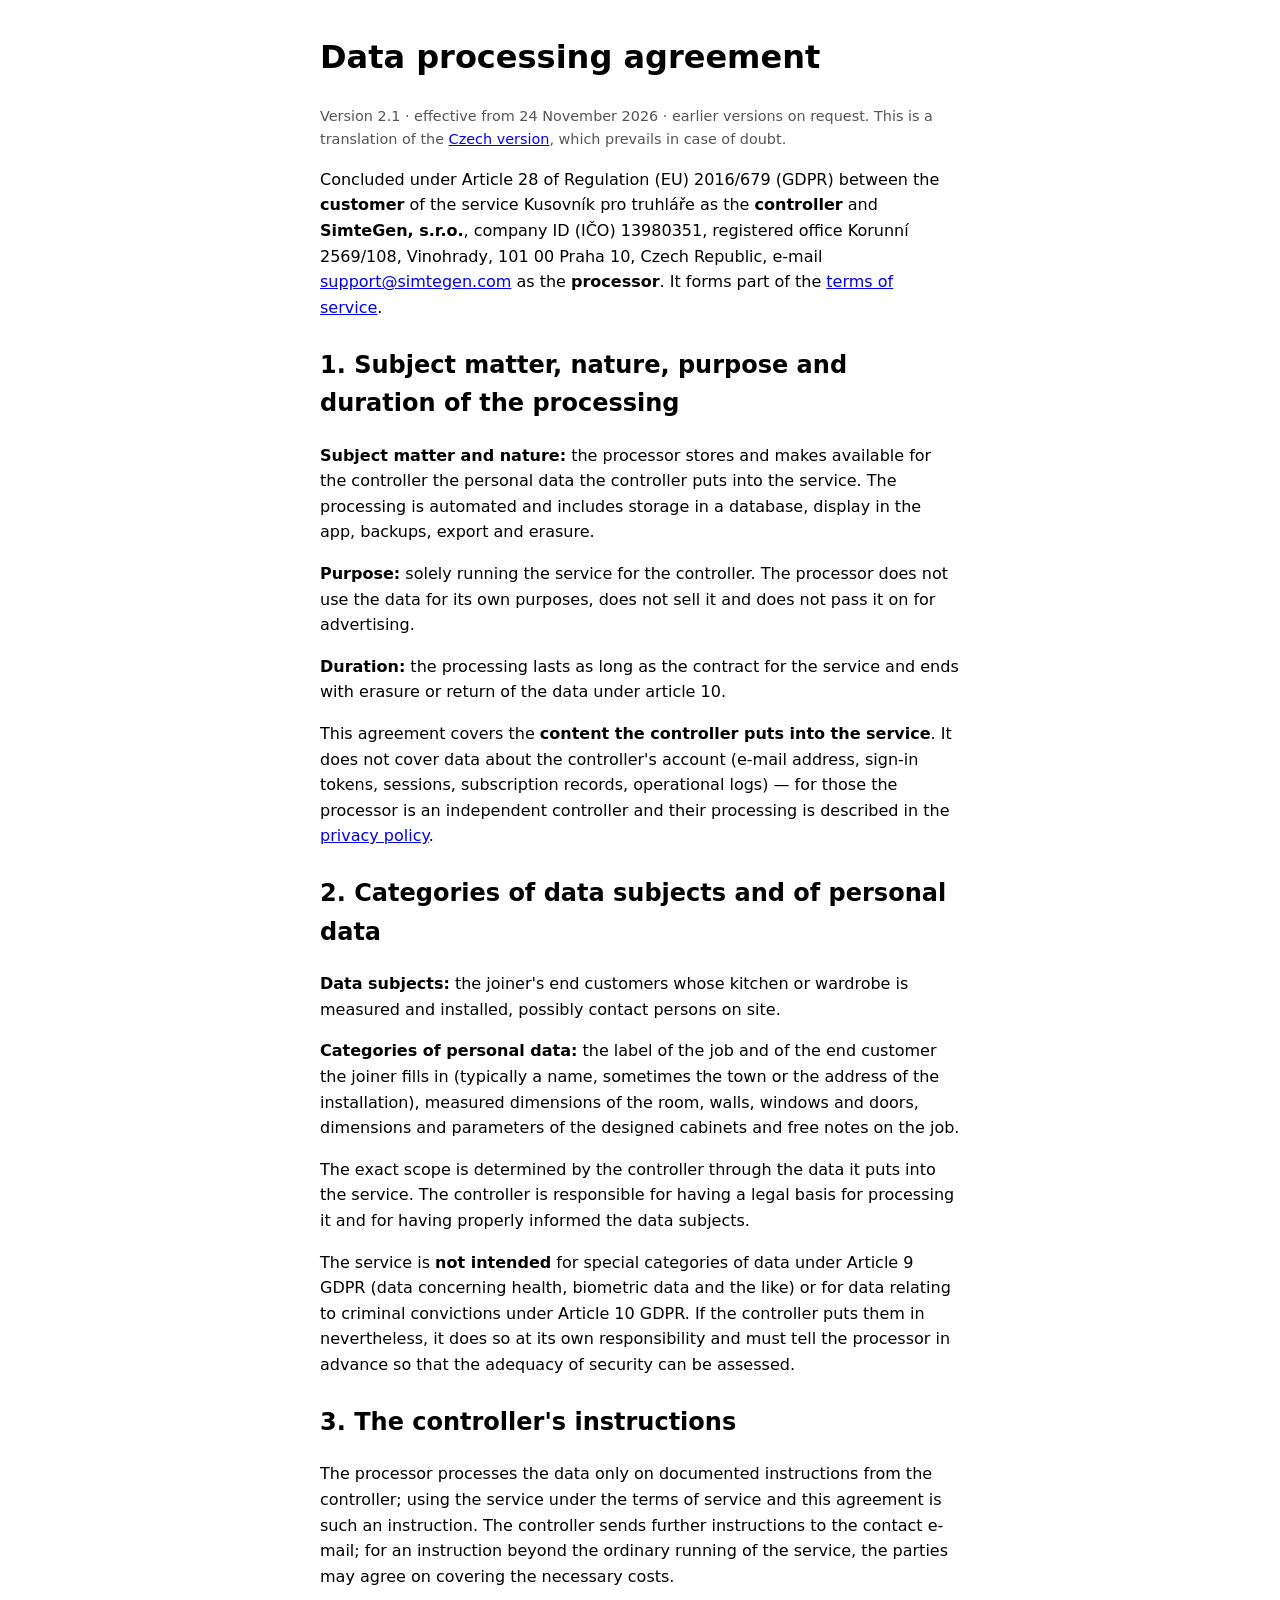
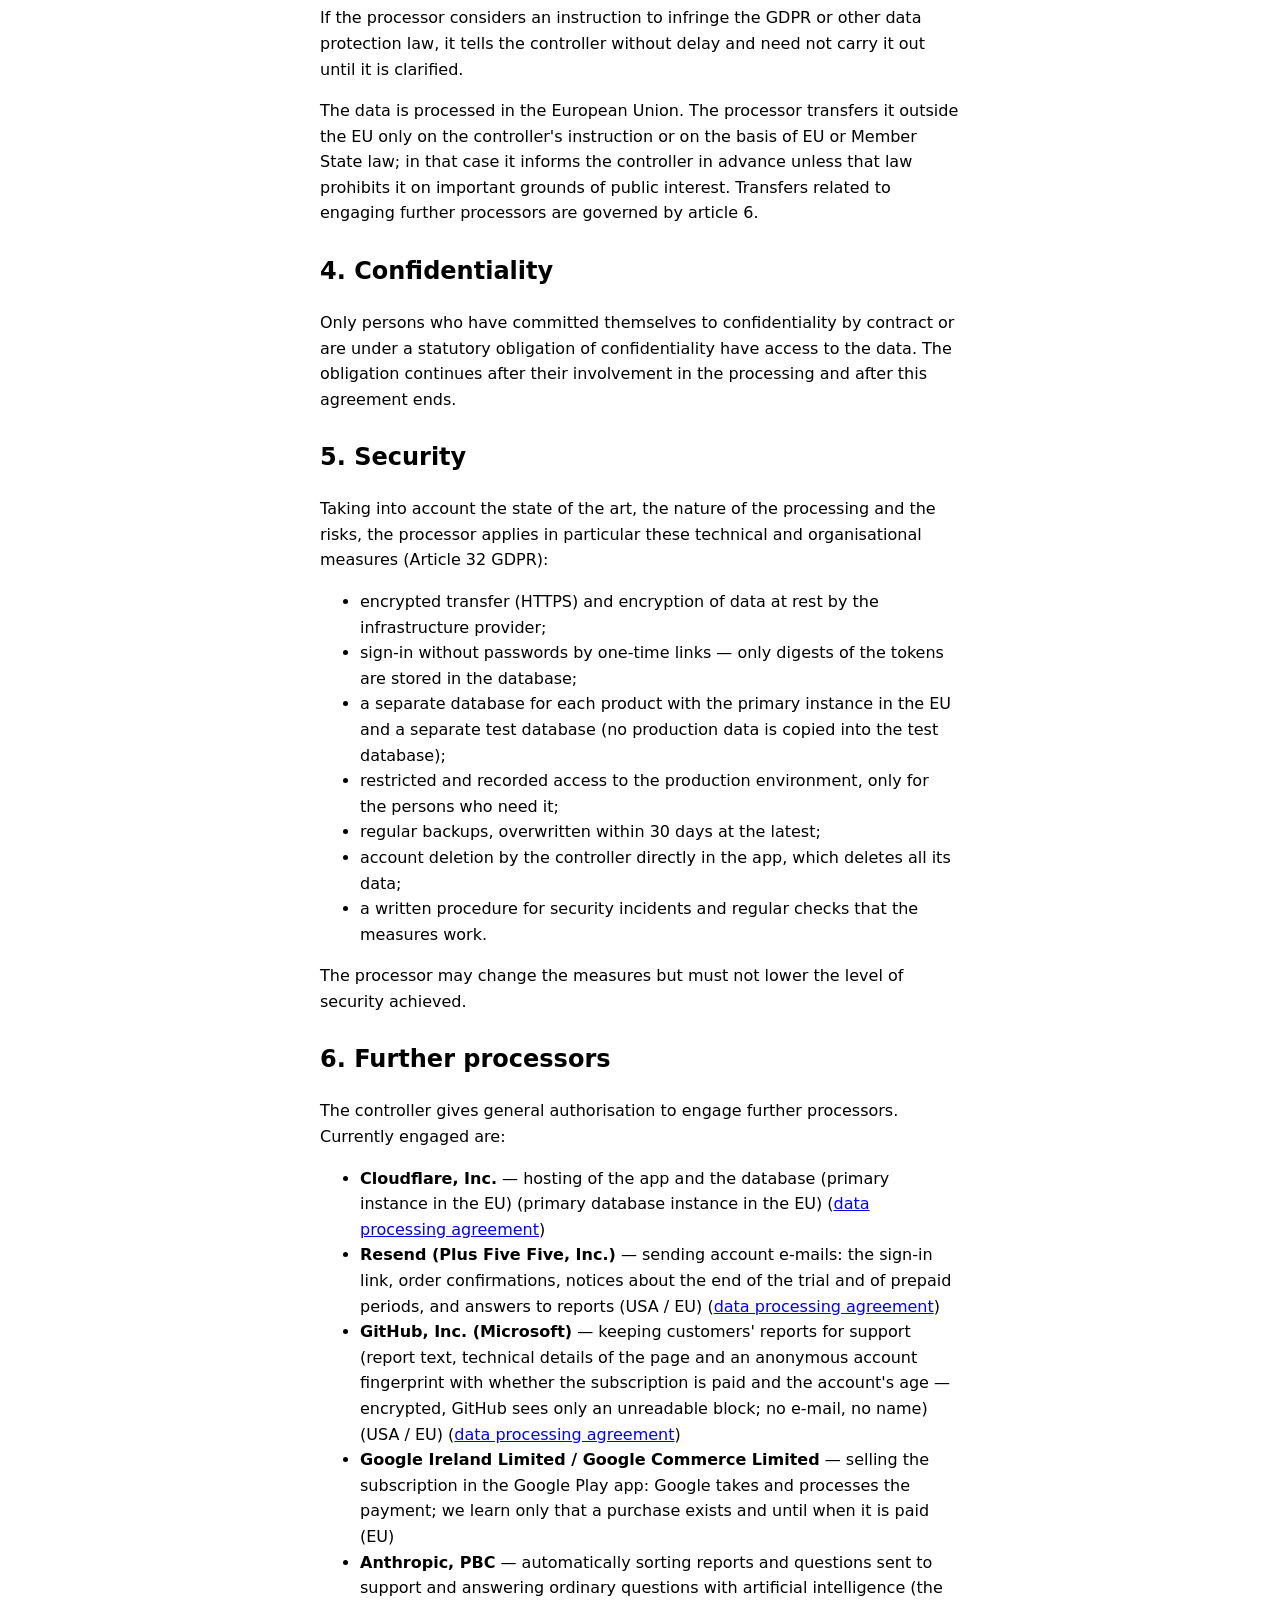
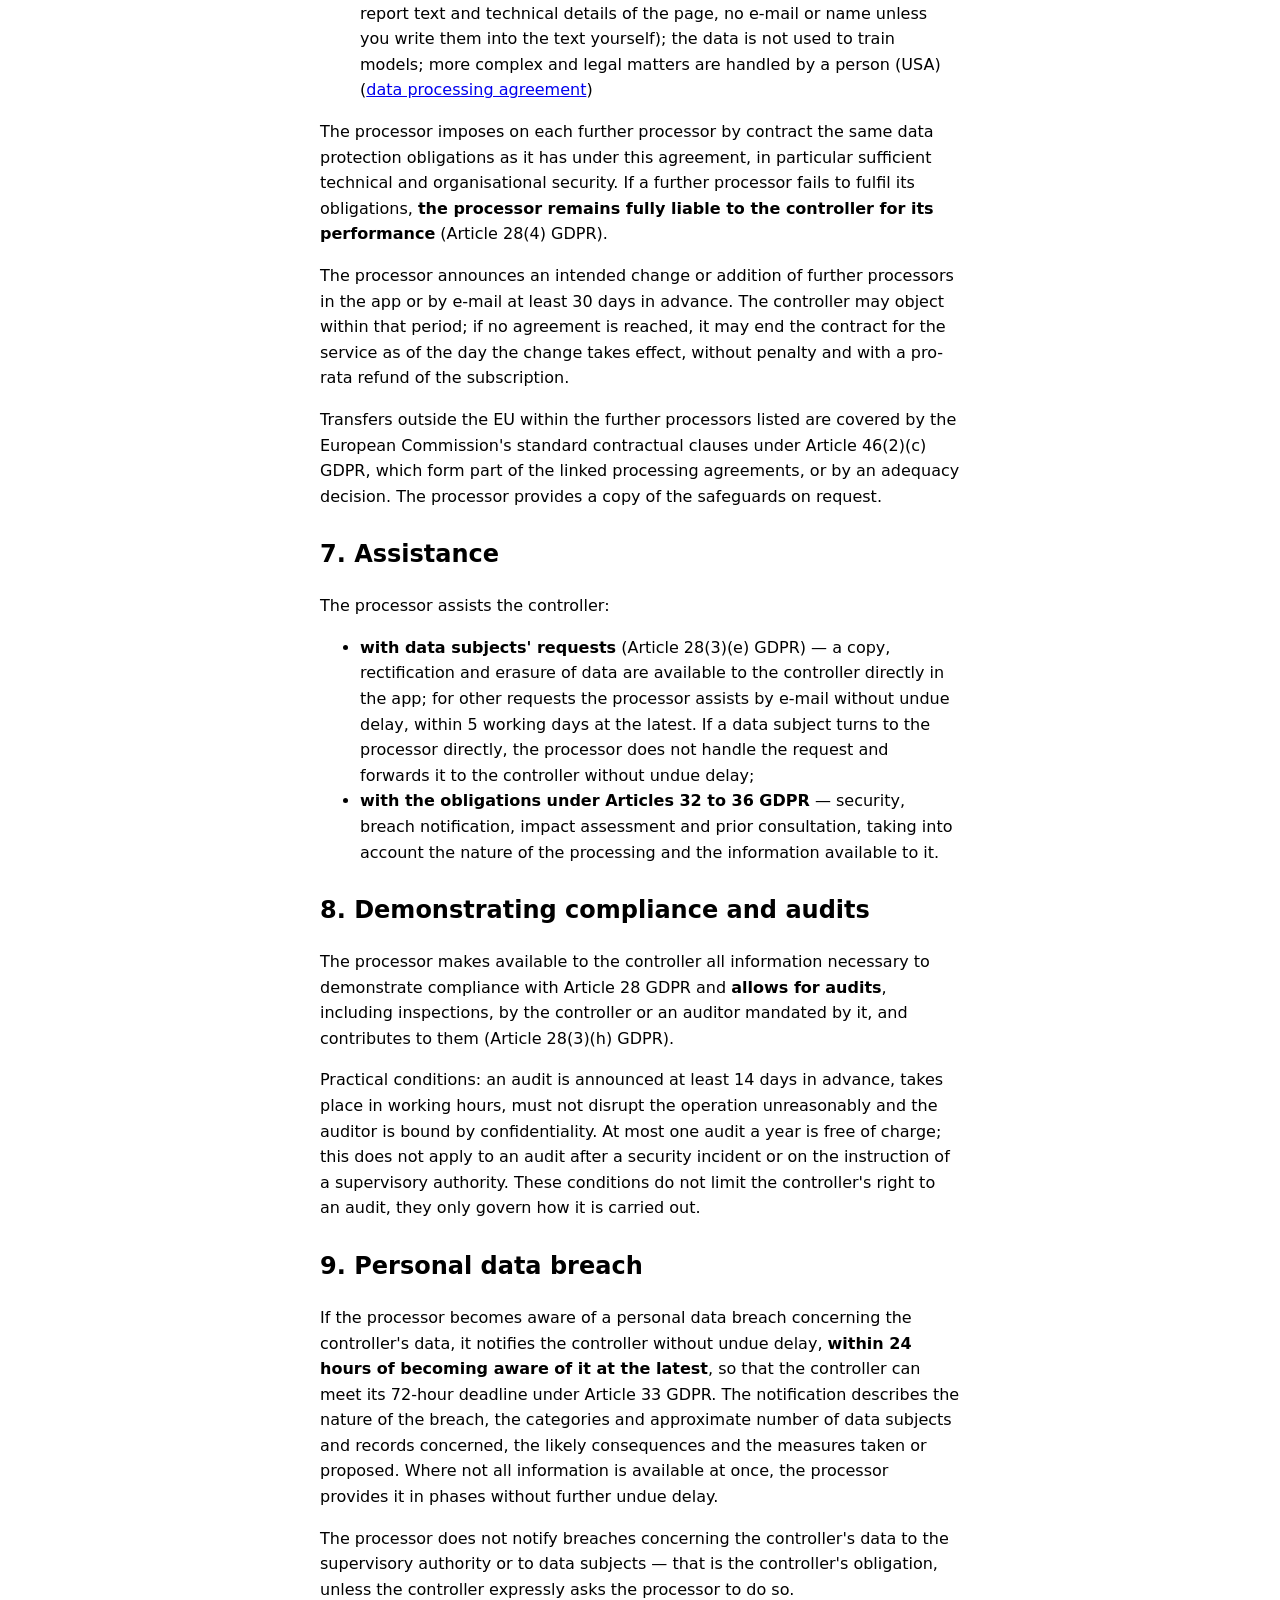
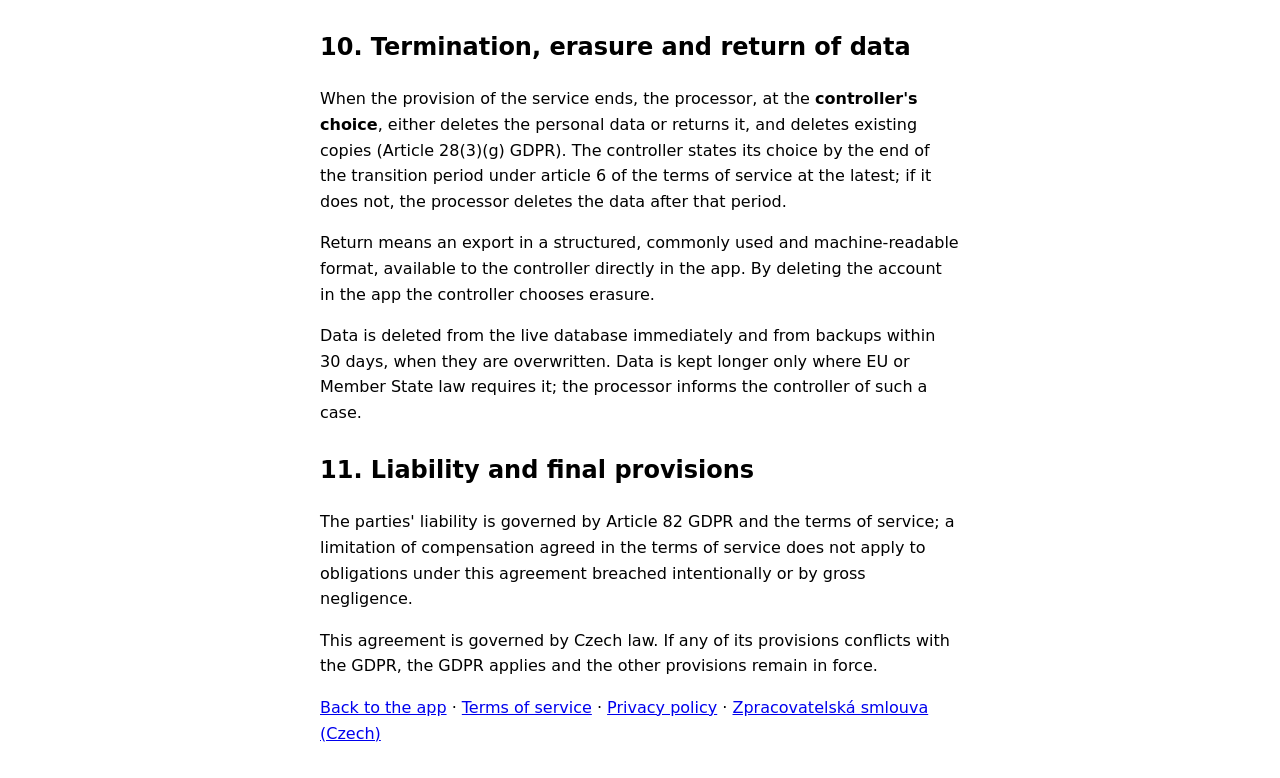
<file: web/data-processing-agreement.html>
<!doctype html>
<!-- GENEROVANÝ SOUBOR — neupravuj ručně. Zdroj: data-manifest.json, generátor: vykresli_zasady.py. -->
<html lang="en">
<head>
  <meta charset="utf-8">
  <meta name="viewport" content="width=device-width, initial-scale=1">
  <title>Data processing agreement — Kusovník pro truhláře</title>
  <style>
    body { font-family: system-ui, sans-serif; max-width: 40rem; margin: 2rem auto; padding: 0 1rem; line-height: 1.6; }
    table { border-collapse: collapse; width: 100%; }
    th, td { text-align: left; padding: 0.4rem 0.6rem; border-bottom: 1px solid #ccc; vertical-align: top; }
    h2 { margin-top: 1.6rem; }
    .doplnit { background: #ffe8e8; border-bottom: 2px solid #c00; padding: 0 0.2rem; font-weight: 600; }
    .meta { font-size: 0.9rem; color: #555; }
    .spotrebitel { border-left: 3px solid #2b6cb0; background: #eef5fb; padding: 0.6rem 0.9rem; }
    .formular { border: 1px solid #999; padding: 1rem 1.2rem; }
  </style>
</head>
<body>
  <h1>Data processing agreement</h1>
  <p class="meta">Version 2.1 · effective from 24 November 2026 · earlier versions on request. This is a translation of the <a href="zpracovatelska-smlouva.html">Czech version</a>, which prevails in case of doubt.</p>

  <p>Concluded under Article 28 of Regulation (EU) 2016/679 (GDPR) between the <strong>customer</strong> of
  the service Kusovník pro truhláře as the <strong>controller</strong> and <strong>SimteGen, s.r.o.</strong>, company ID (IČO) 13980351, registered office Korunní 2569/108, Vinohrady, 101 00 Praha 10, Czech Republic, e-mail <a href="mailto:support@simtegen.com">support@simtegen.com</a>
  as the <strong>processor</strong>. It forms part of the <a href="terms.html">terms of service</a>.</p>

  <h2>1. Subject matter, nature, purpose and duration of the processing</h2>
  <p><strong>Subject matter and nature:</strong> the processor stores and makes available for the controller
  the personal data the controller puts into the service. The processing is automated and includes storage
  in a database, display in the app, backups, export and erasure.</p>
  <p><strong>Purpose:</strong> solely running the service for the controller. The processor does not use the
  data for its own purposes, does not sell it and does not pass it on for advertising.</p>
  <p><strong>Duration:</strong> the processing lasts as long as the contract for the service and ends with
  erasure or return of the data under article 10.</p>
  <p>This agreement covers the <strong>content the controller puts into the service</strong>. It does not
  cover data about the controller's account (e-mail address, sign-in tokens, sessions, subscription records,
  operational logs) — for those the processor is an independent controller and their processing is described
  in the <a href="privacy.html">privacy policy</a>.</p>

  <h2>2. Categories of data subjects and of personal data</h2>
  <p><strong>Data subjects:</strong> the joiner's end customers whose kitchen or wardrobe is measured and installed, possibly contact persons on site.</p>
  <p><strong>Categories of personal data:</strong> the label of the job and of the end customer the joiner fills in (typically a name, sometimes the town or the address of the installation), measured dimensions of the room, walls, windows and doors, dimensions and parameters of the designed cabinets and free notes on the job.</p>
  <p>The exact scope is determined by the controller through the data it puts into the service. The
  controller is responsible for having a legal basis for processing it and for having properly informed the
  data subjects.</p>
  <p>The service is <strong>not intended</strong> for special categories of data under Article 9 GDPR (data
  concerning health, biometric data and the like) or for data relating to criminal convictions under
  Article 10 GDPR. If the controller puts them in nevertheless, it does so at its own responsibility and
  must tell the processor in advance so that the adequacy of security can be assessed.</p>

  <h2>3. The controller's instructions</h2>
  <p>The processor processes the data only on documented instructions from the controller; using the service
  under the terms of service and this agreement is such an instruction. The controller sends further
  instructions to the contact e-mail; for an instruction beyond the ordinary running of the service, the
  parties may agree on covering the necessary costs.</p>
  <p>If the processor considers an instruction to infringe the GDPR or other data protection law, it tells the
  controller without delay and need not carry it out until it is clarified.</p>
  <p>The data is processed in the European Union. The processor transfers it outside the EU only on the
  controller's instruction or on the basis of EU or Member State law; in that case it informs the controller
  in advance unless that law prohibits it on important grounds of public interest. Transfers related to
  engaging further processors are governed by article 6.</p>

  <h2>4. Confidentiality</h2>
  <p>Only persons who have committed themselves to confidentiality by contract or are under a statutory
  obligation of confidentiality have access to the data. The obligation continues after their involvement
  in the processing and after this agreement ends.</p>

  <h2>5. Security</h2>
  <p>Taking into account the state of the art, the nature of the processing and the risks, the processor
  applies in particular these technical and organisational measures (Article 32 GDPR):</p>
  <ul>
    <li>encrypted transfer (HTTPS) and encryption of data at rest by the infrastructure provider;</li>
    <li>sign-in without passwords by one-time links — only digests of the tokens are stored in the
    database;</li>
    <li>a separate database for each product with the primary instance in the EU and a separate test database
    (no production data is copied into the test database);</li>
    <li>restricted and recorded access to the production environment, only for the persons who need it;</li>
    <li>regular backups, overwritten within 30 days at the latest;</li>
    <li>account deletion by the controller directly in the app, which deletes all its data;</li>
    <li>a written procedure for security incidents and regular checks that the measures work.</li>
  </ul>
  <p>The processor may change the measures but must not lower the level of security achieved.</p>

  <h2>6. Further processors</h2>
  <p>The controller gives general authorisation to engage further processors. Currently engaged are:</p>
  <ul>
    <li><strong>Cloudflare, Inc.</strong> — hosting of the app and the database (primary instance in the EU) (primary database instance in the EU) (<a href="https://www.cloudflare.com/cloudflare-customer-dpa/">data processing agreement</a>)</li>
    <li><strong>Resend (Plus Five Five, Inc.)</strong> — sending account e-mails: the sign-in link, order confirmations, notices about the end of the trial and of prepaid periods, and answers to reports (USA / EU) (<a href="https://resend.com/legal/dpa">data processing agreement</a>)</li>
    <li><strong>GitHub, Inc. (Microsoft)</strong> — keeping customers' reports for support (report text, technical details of the page and an anonymous account fingerprint with whether the subscription is paid and the account's age — encrypted, GitHub sees only an unreadable block; no e-mail, no name) (USA / EU) (<a href="https://github.com/customer-terms/github-data-protection-agreement">data processing agreement</a>)</li>
    <li><strong>Google Ireland Limited / Google Commerce Limited</strong> — selling the subscription in the Google Play app: Google takes and processes the payment; we learn only that a purchase exists and until when it is paid (EU)</li>
    <li><strong>Anthropic, PBC</strong> — automatically sorting reports and questions sent to support and answering ordinary questions with artificial intelligence (the report text and technical details of the page, no e-mail or name unless you write them into the text yourself); the data is not used to train models; more complex and legal matters are handled by a person (USA) (<a href="https://www.anthropic.com/legal/data-processing-addendum">data processing agreement</a>)</li>
  </ul>
  <p>The processor imposes on each further processor by contract the same data protection obligations as it
  has under this agreement, in particular sufficient technical and organisational security. If a further
  processor fails to fulfil its obligations, <strong>the processor remains fully liable to the controller
  for its performance</strong> (Article 28(4) GDPR).</p>
  <p>The processor announces an intended change or addition of further processors in the app or by e-mail at
  least 30 days in advance. The controller may object within that period; if no agreement is reached, it may
  end the contract for the service as of the day the change takes effect, without penalty and with a pro-rata
  refund of the subscription.</p>
  <p>Transfers outside the EU within the further processors listed are covered by the European Commission's
  standard contractual clauses under Article 46(2)(c) GDPR, which form part of the linked processing
  agreements, or by an adequacy decision. The processor provides a copy of the safeguards on request.</p>

  <h2>7. Assistance</h2>
  <p>The processor assists the controller:</p>
  <ul>
    <li><strong>with data subjects' requests</strong> (Article 28(3)(e) GDPR) — a copy, rectification and
    erasure of data are available to the controller directly in the app; for other requests the processor
    assists by e-mail without undue delay, within 5 working days at the latest. If a data subject turns to the
    processor directly, the processor does not handle the request and forwards it to the controller without
    undue delay;</li>
    <li><strong>with the obligations under Articles 32 to 36 GDPR</strong> — security, breach notification,
    impact assessment and prior consultation, taking into account the nature of the processing and the
    information available to it.</li>
  </ul>

  <h2>8. Demonstrating compliance and audits</h2>
  <p>The processor makes available to the controller all information necessary to demonstrate compliance with
  Article 28 GDPR and <strong>allows for audits</strong>, including inspections, by the controller or an
  auditor mandated by it, and contributes to them (Article 28(3)(h) GDPR).</p>
  <p>Practical conditions: an audit is announced at least 14 days in advance, takes place in working hours,
  must not disrupt the operation unreasonably and the auditor is bound by confidentiality. At most one audit
  a year is free of charge; this does not apply to an audit after a security incident or on the instruction of
  a supervisory authority. These conditions do not limit the controller's right to an audit, they only
  govern how it is carried out.</p>

  <h2>9. Personal data breach</h2>
  <p>If the processor becomes aware of a personal data breach concerning the controller's data, it notifies
  the controller without undue delay, <strong>within 24 hours of becoming aware of it at the latest</strong>,
  so that the controller can meet its 72-hour deadline under Article 33 GDPR. The notification describes the
  nature of the breach, the categories and approximate number of data subjects and records concerned, the
  likely consequences and the measures taken or proposed. Where not all information is available at once,
  the processor provides it in phases without further undue delay.</p>
  <p>The processor does not notify breaches concerning the controller's data to the supervisory authority or
  to data subjects — that is the controller's obligation, unless the controller expressly asks the processor
  to do so.</p>

  <h2>10. Termination, erasure and return of data</h2>
  <p>When the provision of the service ends, the processor, at the <strong>controller's choice</strong>,
  either deletes the personal data or returns it, and deletes existing copies (Article 28(3)(g) GDPR). The
  controller states its choice by the end of the transition period under article 6 of the terms of service at
  the latest; if it does not, the processor deletes the data after that period.</p>
  <p>Return means an export in a structured, commonly used and machine-readable format, available to the
  controller directly in the app. By deleting the account in the app the controller chooses erasure.</p>
  <p>Data is deleted from the live database immediately and from backups within 30 days, when they are
  overwritten. Data is kept longer only where EU or Member State law requires it; the processor informs the
  controller of such a case.</p>

  <h2>11. Liability and final provisions</h2>
  <p>The parties' liability is governed by Article 82 GDPR and the terms of service; a limitation of
  compensation agreed in the terms of service does not apply to obligations under this agreement breached
  intentionally or by gross negligence.</p>
  <p>This agreement is governed by Czech law. If any of its provisions conflicts with the GDPR, the GDPR
  applies and the other provisions remain in force.</p>

  <p><a href="index.html">Back to the app</a> ·
  <a href="terms.html">Terms of service</a> ·
  <a href="privacy.html">Privacy policy</a> ·
  <a href="zpracovatelska-smlouva.html">Zpracovatelská smlouva (Czech)</a></p>
</body>
</html>
</file>
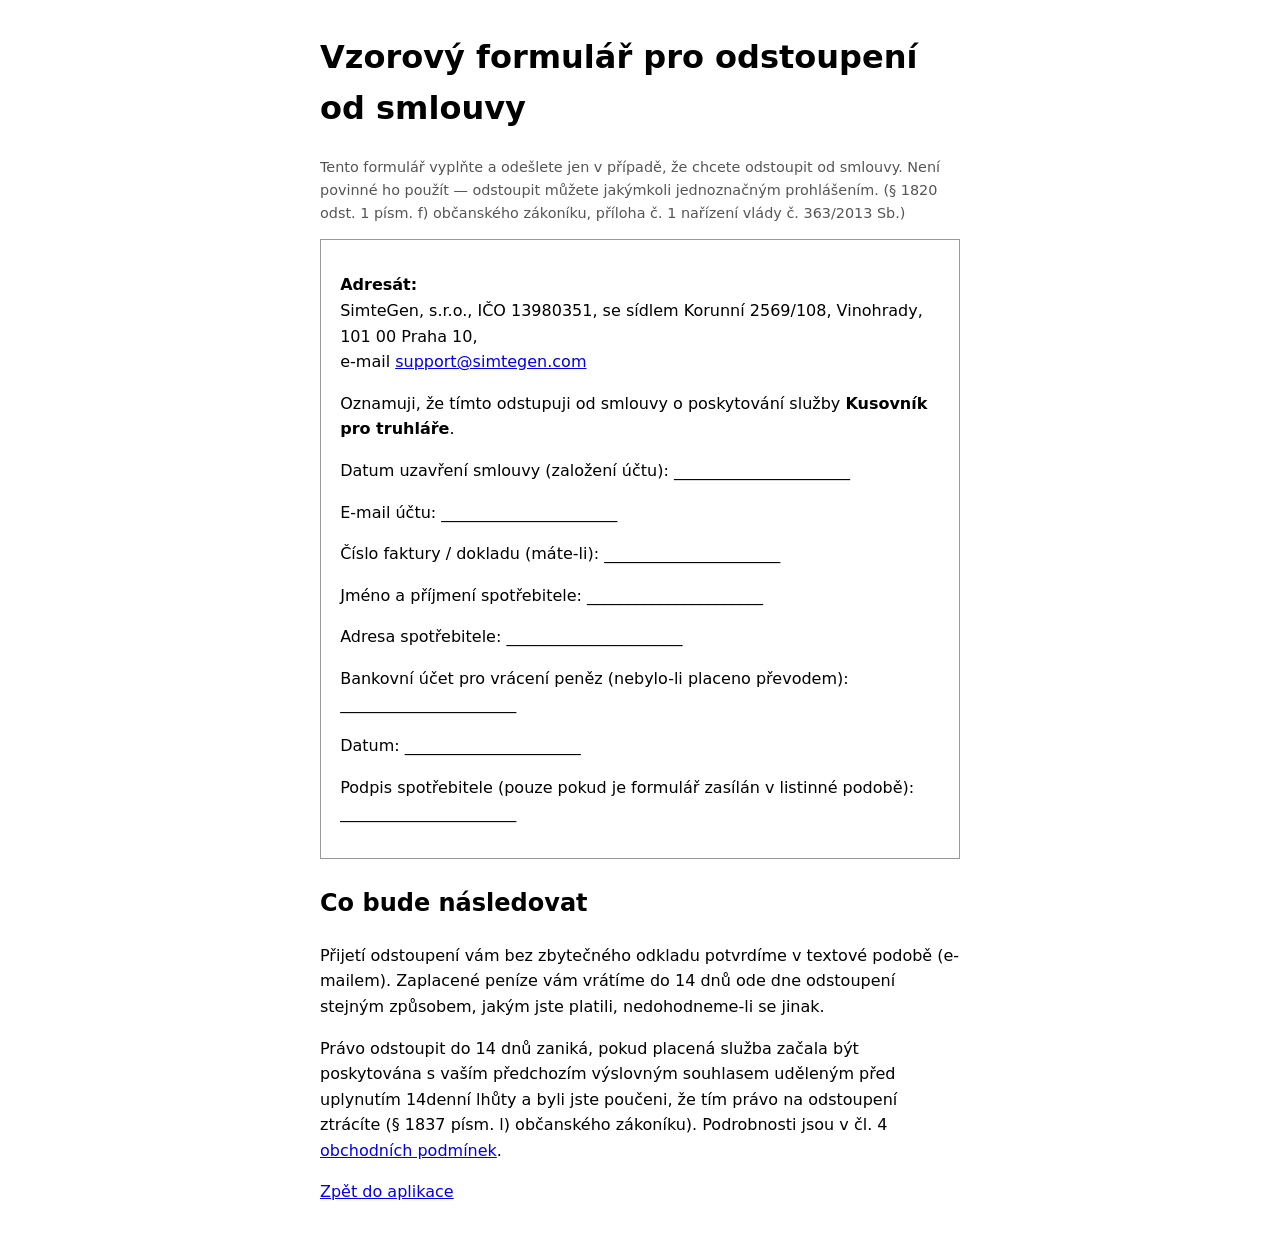
<file: web/odstoupeni-formular.html>
<!doctype html>
<!-- GENEROVANÝ SOUBOR — neupravuj ručně. Zdroj: data-manifest.json, generátor: vykresli_zasady.py. -->
<html lang="cs">
<head>
  <meta charset="utf-8">
  <meta name="viewport" content="width=device-width, initial-scale=1">
  <title>Vzorový formulář pro odstoupení od smlouvy — Kusovník pro truhláře</title>
  <style>
    body { font-family: system-ui, sans-serif; max-width: 40rem; margin: 2rem auto; padding: 0 1rem; line-height: 1.6; }
    table { border-collapse: collapse; width: 100%; }
    th, td { text-align: left; padding: 0.4rem 0.6rem; border-bottom: 1px solid #ccc; vertical-align: top; }
    h2 { margin-top: 1.6rem; }
    .doplnit { background: #ffe8e8; border-bottom: 2px solid #c00; padding: 0 0.2rem; font-weight: 600; }
    .meta { font-size: 0.9rem; color: #555; }
    .spotrebitel { border-left: 3px solid #2b6cb0; background: #eef5fb; padding: 0.6rem 0.9rem; }
    .formular { border: 1px solid #999; padding: 1rem 1.2rem; }
  </style>
</head>
<body>
  <h1>Vzorový formulář pro odstoupení od smlouvy</h1>
  <p class="meta">Tento formulář vyplňte a odešlete jen v případě, že chcete odstoupit
  od smlouvy. Není povinné ho použít — odstoupit můžete jakýmkoli jednoznačným prohlášením.
  (§ 1820 odst. 1 písm. f) občanského zákoníku, příloha č. 1 nařízení vlády č. 363/2013 Sb.)</p>

  <div class="formular">
  <p><strong>Adresát:</strong><br>
  SimteGen, s.r.o., IČO 13980351,
  se sídlem Korunní 2569/108, Vinohrady, 101 00 Praha 10,<br>
  e-mail <a href="mailto:support@simtegen.com">support@simtegen.com</a></p>

  <p>Oznamuji, že tímto odstupuji od smlouvy o poskytování služby
  <strong>Kusovník pro truhláře</strong>.</p>

  <p>Datum uzavření smlouvy (založení účtu): ______________________</p>
  <p>E-mail účtu: ______________________</p>
  <p>Číslo faktury / dokladu (máte-li): ______________________</p>
  <p>Jméno a příjmení spotřebitele: ______________________</p>
  <p>Adresa spotřebitele: ______________________</p>
  <p>Bankovní účet pro vrácení peněz (nebylo-li placeno převodem): ______________________</p>
  <p>Datum: ______________________</p>
  <p>Podpis spotřebitele (pouze pokud je formulář zasílán v listinné podobě): ______________________</p>
  </div>

  <h2>Co bude následovat</h2>
  <p>Přijetí odstoupení vám bez zbytečného odkladu potvrdíme v textové podobě
  (e-mailem). Zaplacené peníze vám vrátíme do 14 dnů ode dne odstoupení stejným způsobem,
  jakým jste platili, nedohodneme-li se jinak.</p>
  <p>Právo odstoupit do 14 dnů zaniká, pokud placená služba začala být poskytována
  s vaším předchozím výslovným souhlasem uděleným před uplynutím 14denní lhůty
  a byli jste poučeni, že tím právo na odstoupení ztrácíte
  (§ 1837 písm. l) občanského zákoníku). Podrobnosti jsou v čl. 4
  <a href="podminky.html">obchodních podmínek</a>.</p>

  <p><a href="index.html">Zpět do aplikace</a></p>
</body>
</html>
</file>
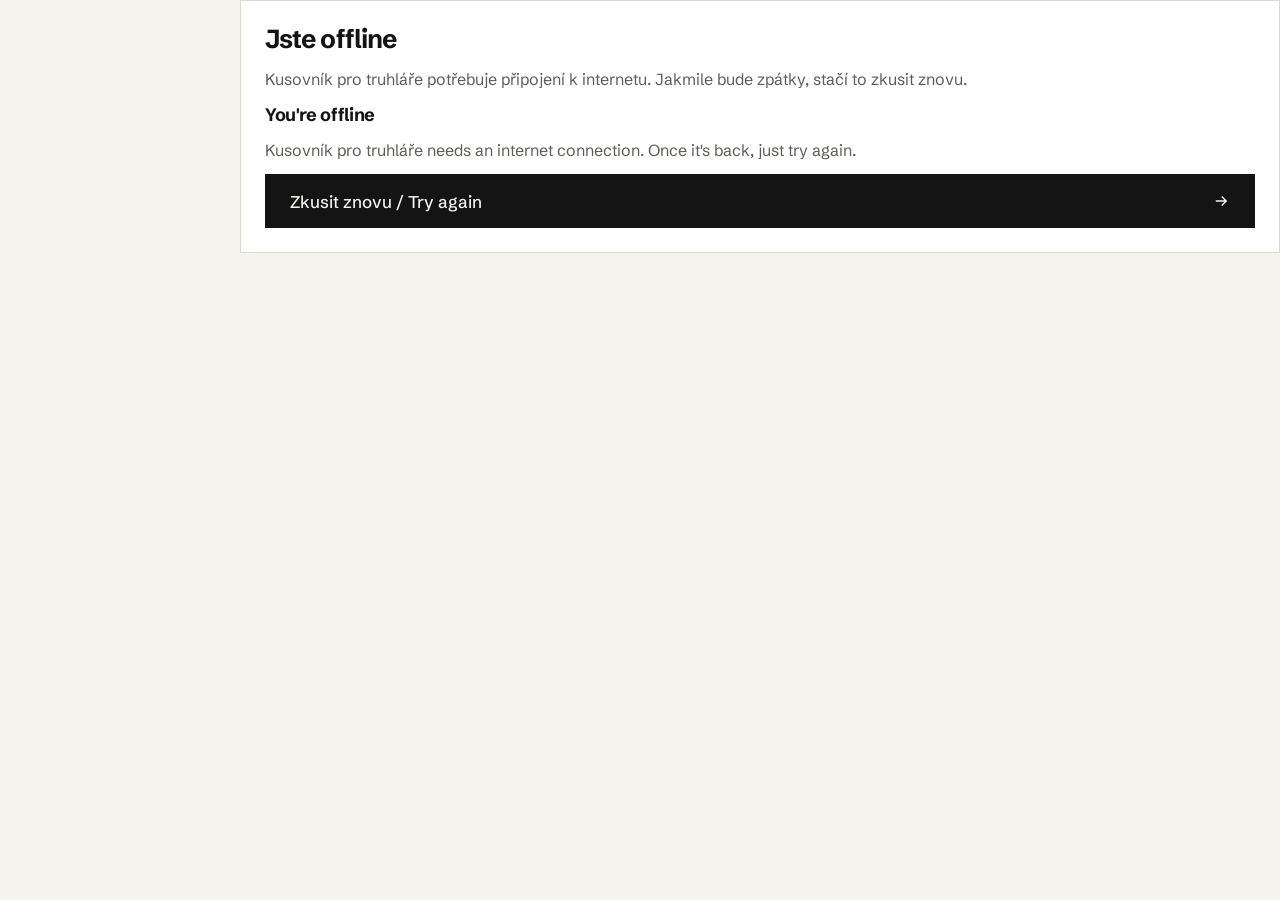
<file: web/offline.html>
<!doctype html>
<html lang="cs">
<head>
  <meta charset="utf-8">
  <meta name="viewport" content="width=device-width, initial-scale=1, viewport-fit=cover">
  <meta name="theme-color" content="#2f6b43">
  <title>Kusovník pro truhláře — bez připojení / offline</title>
  <link rel="stylesheet" href="styl.css">
  <link rel="stylesheet" href="produkt.css">
</head>
<body class="appka">
  <main class="obrazovka aktivni">
    <div class="karta">
      <h1>Jste offline</h1>
      <p>Kusovník pro truhláře potřebuje připojení k internetu. Jakmile bude zpátky, stačí to zkusit znovu.</p>
      <h2 lang="en">You're offline</h2>
      <p lang="en">Kusovník pro truhláře needs an internet connection. Once it's back, just try again.</p>
      <button class="tlacitko" onclick="location.reload()">Zkusit znovu / Try again</button>
    </div>
  </main>
</body>
</html>
</file>
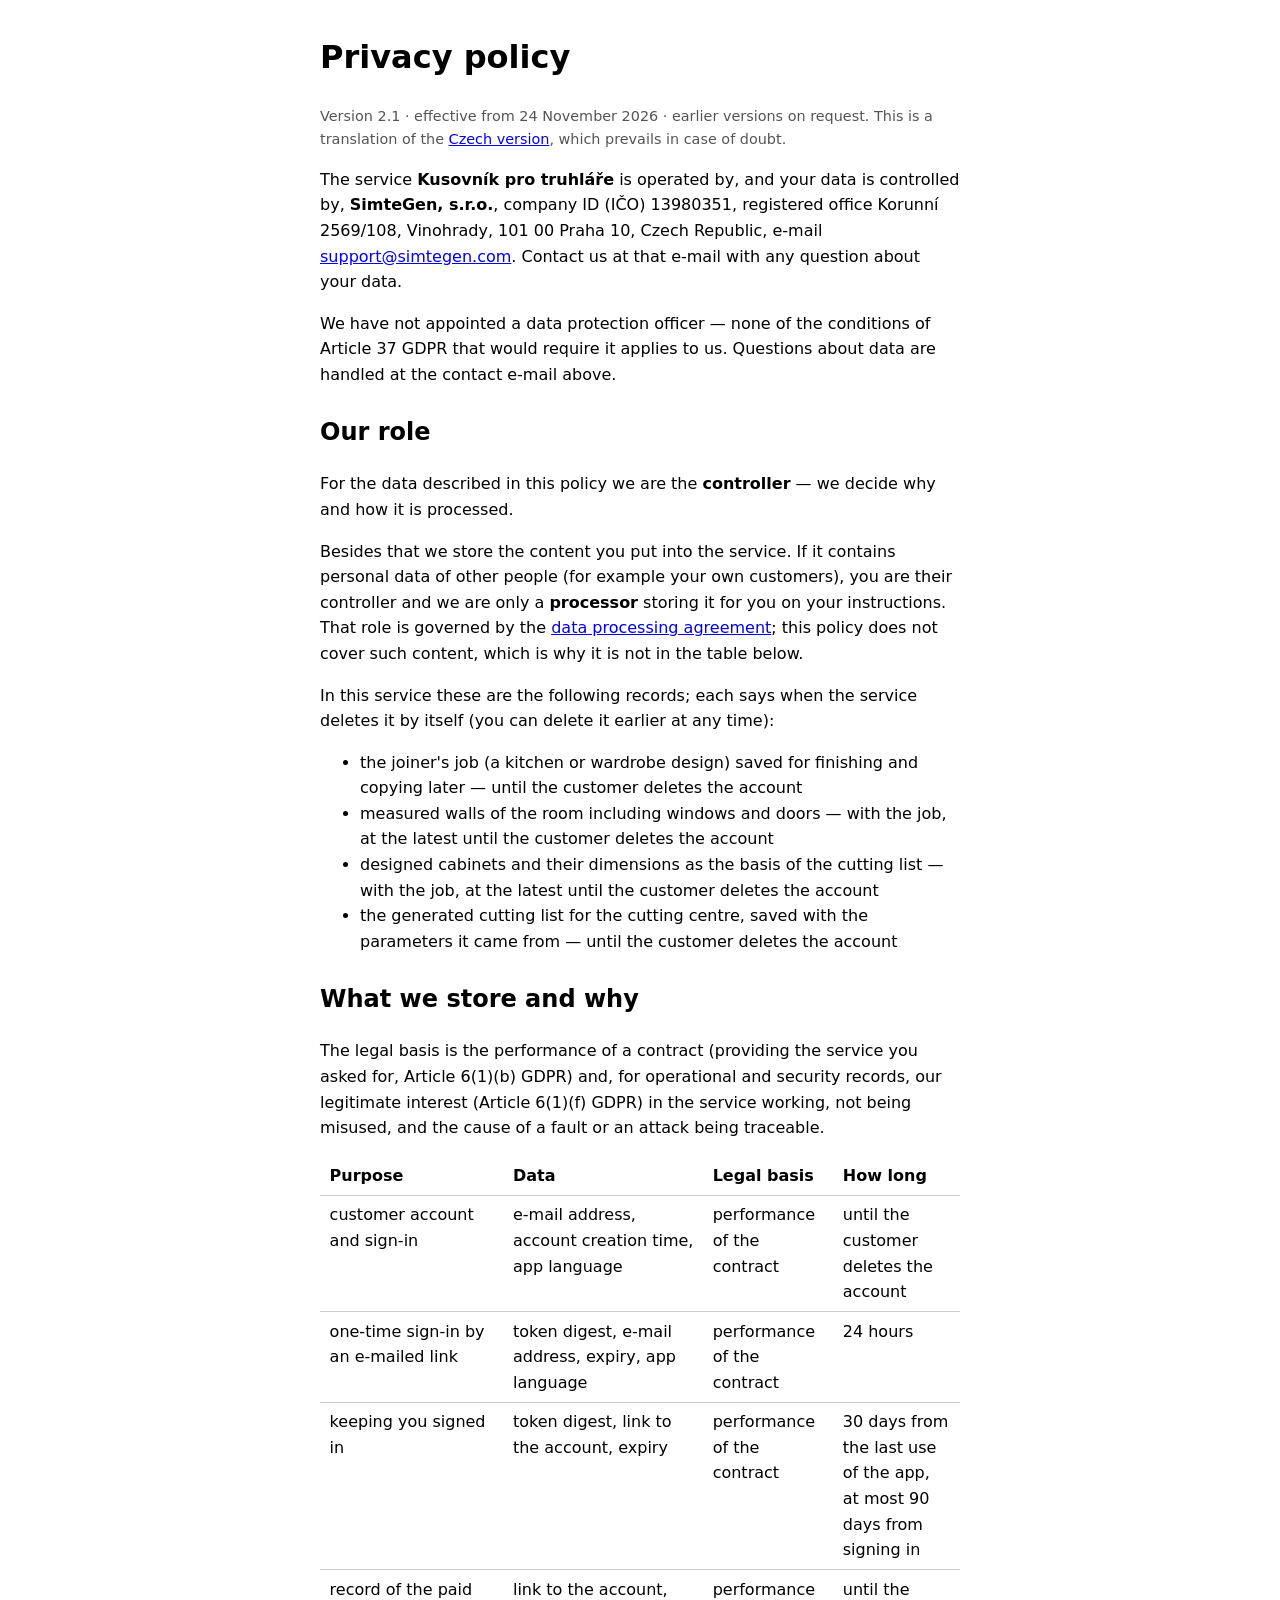
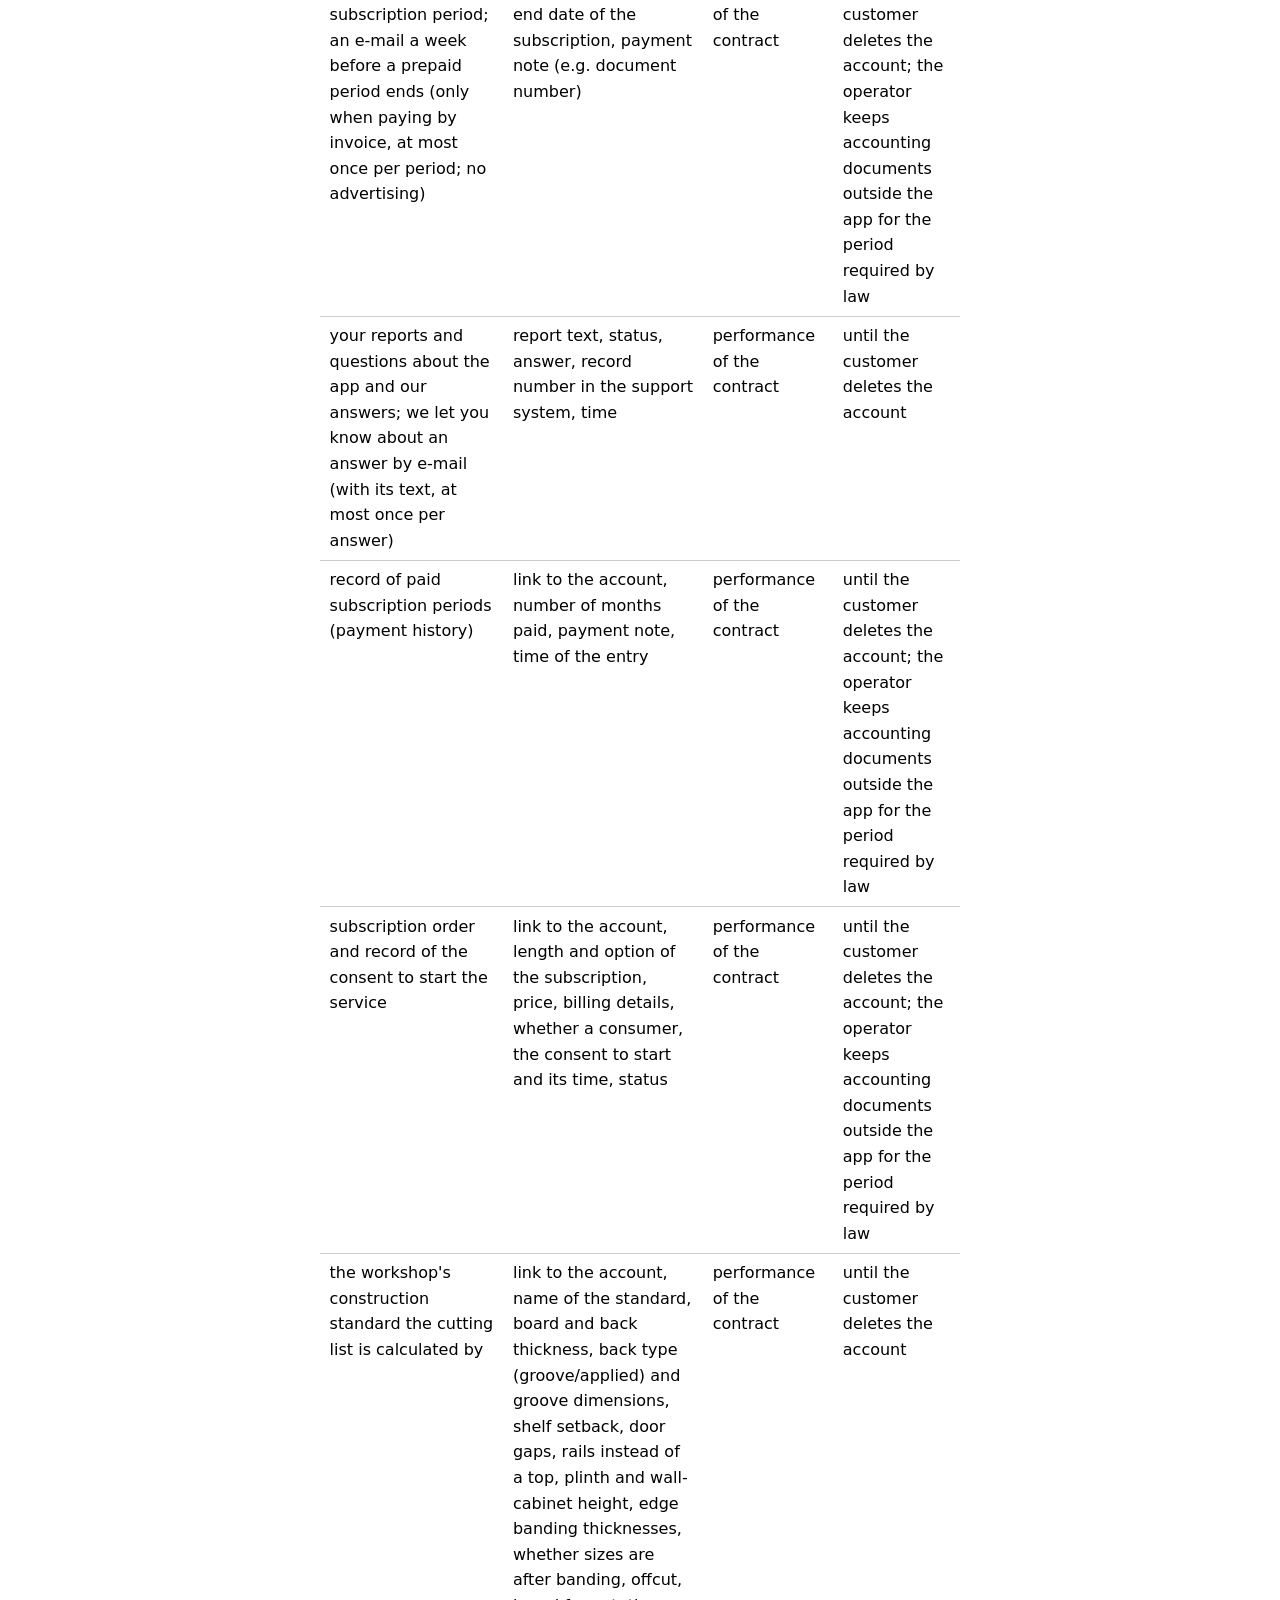
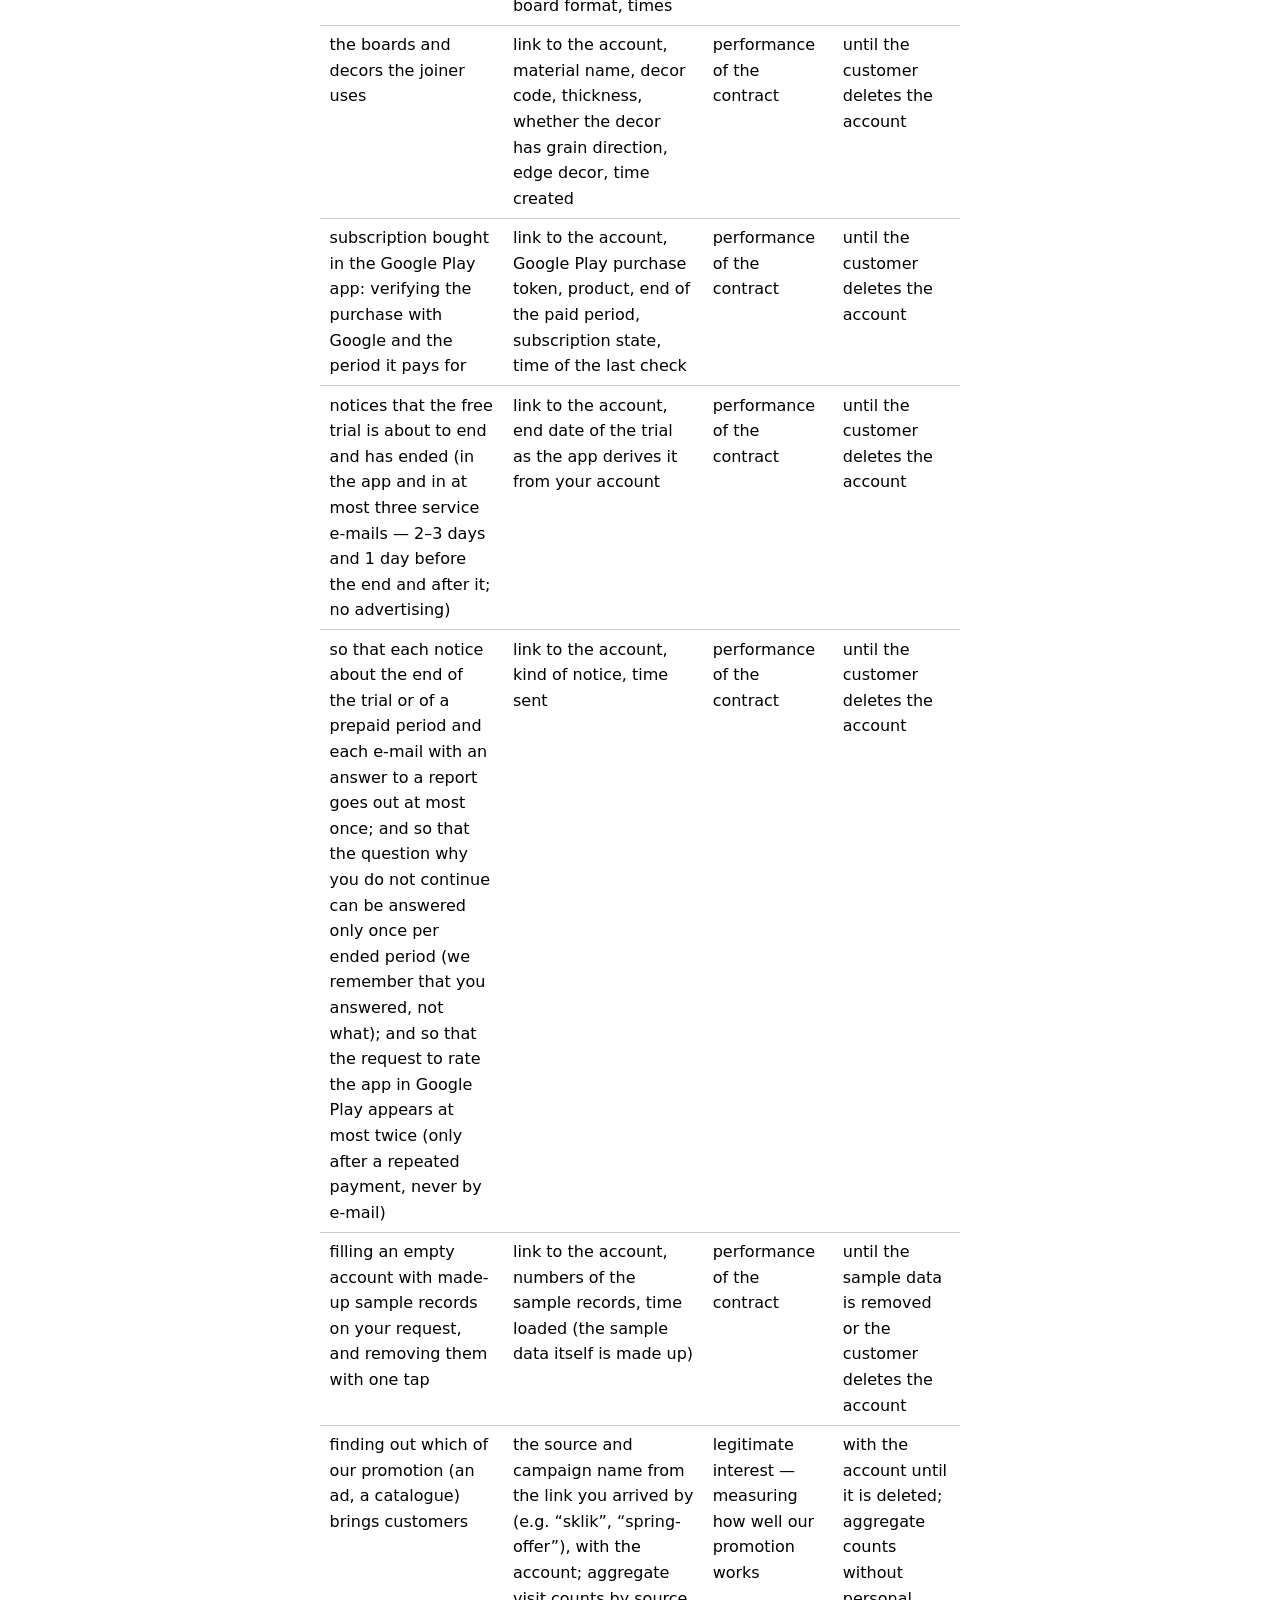
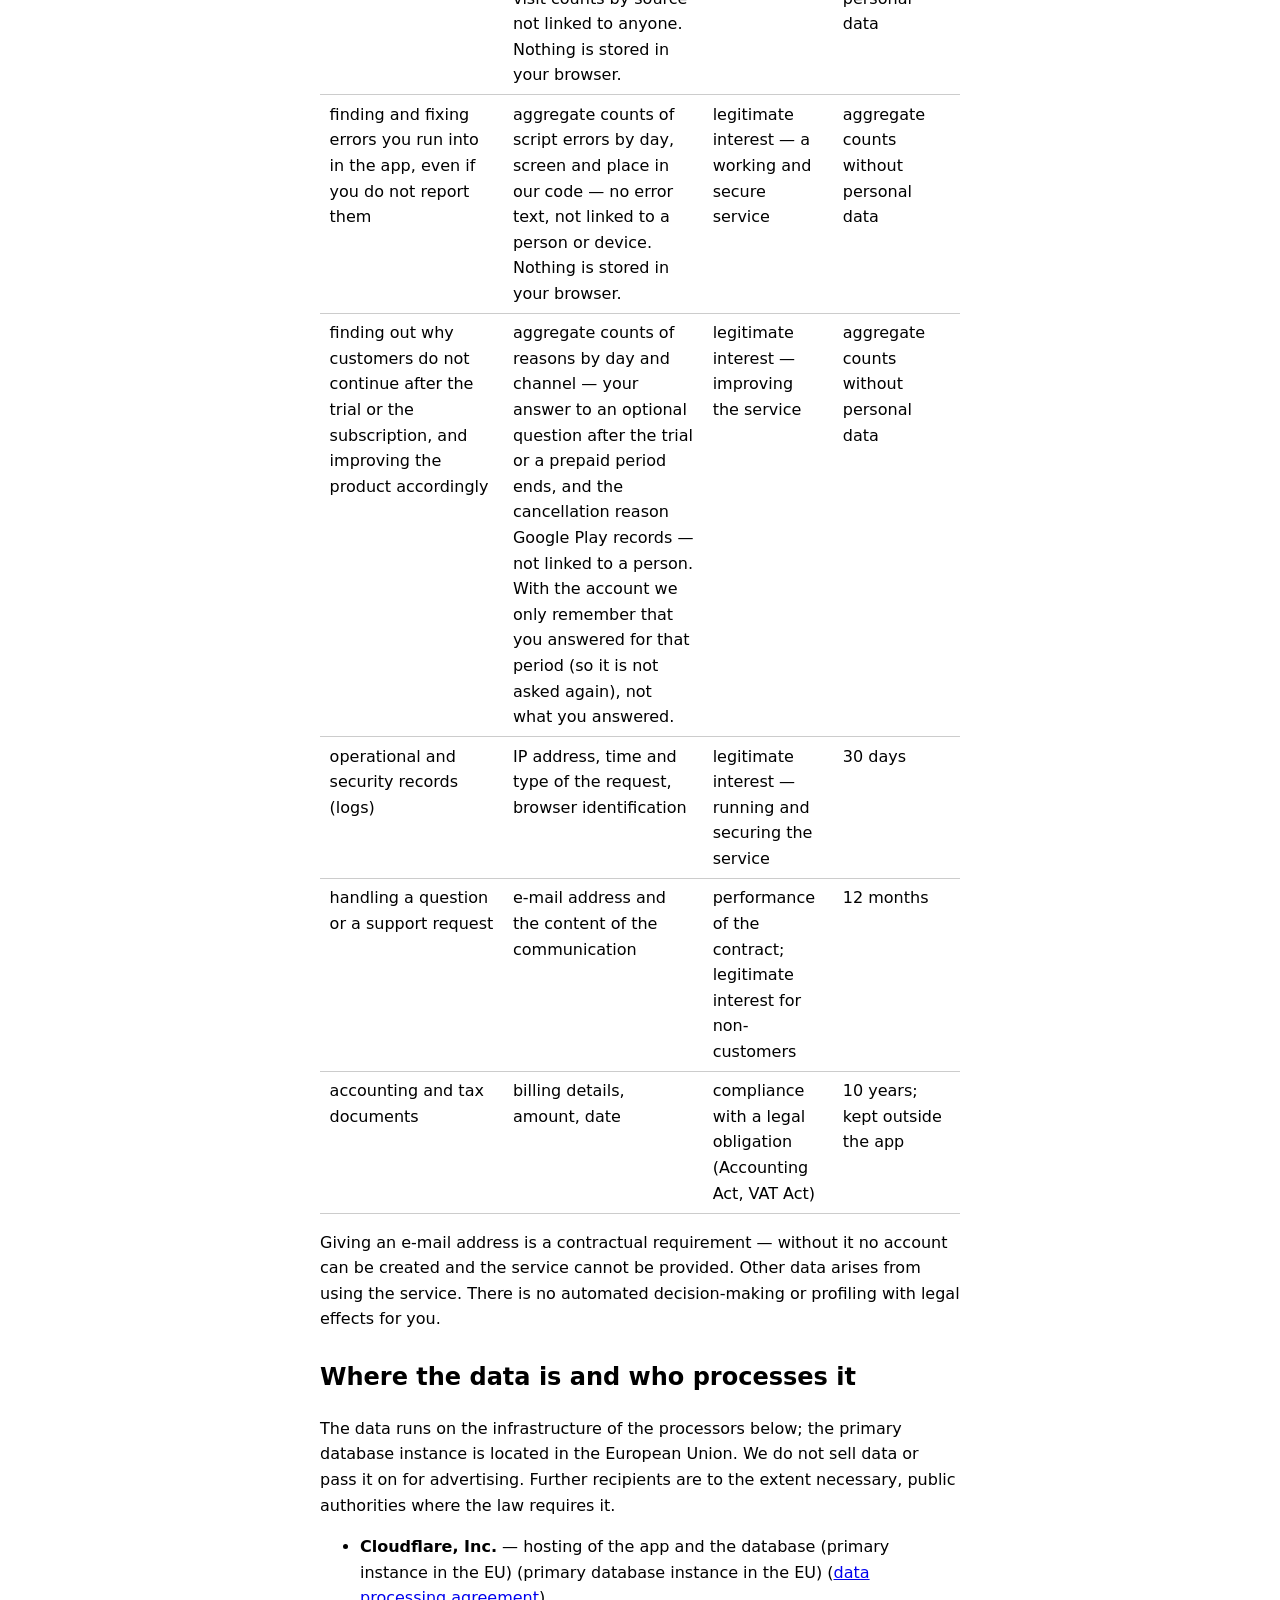
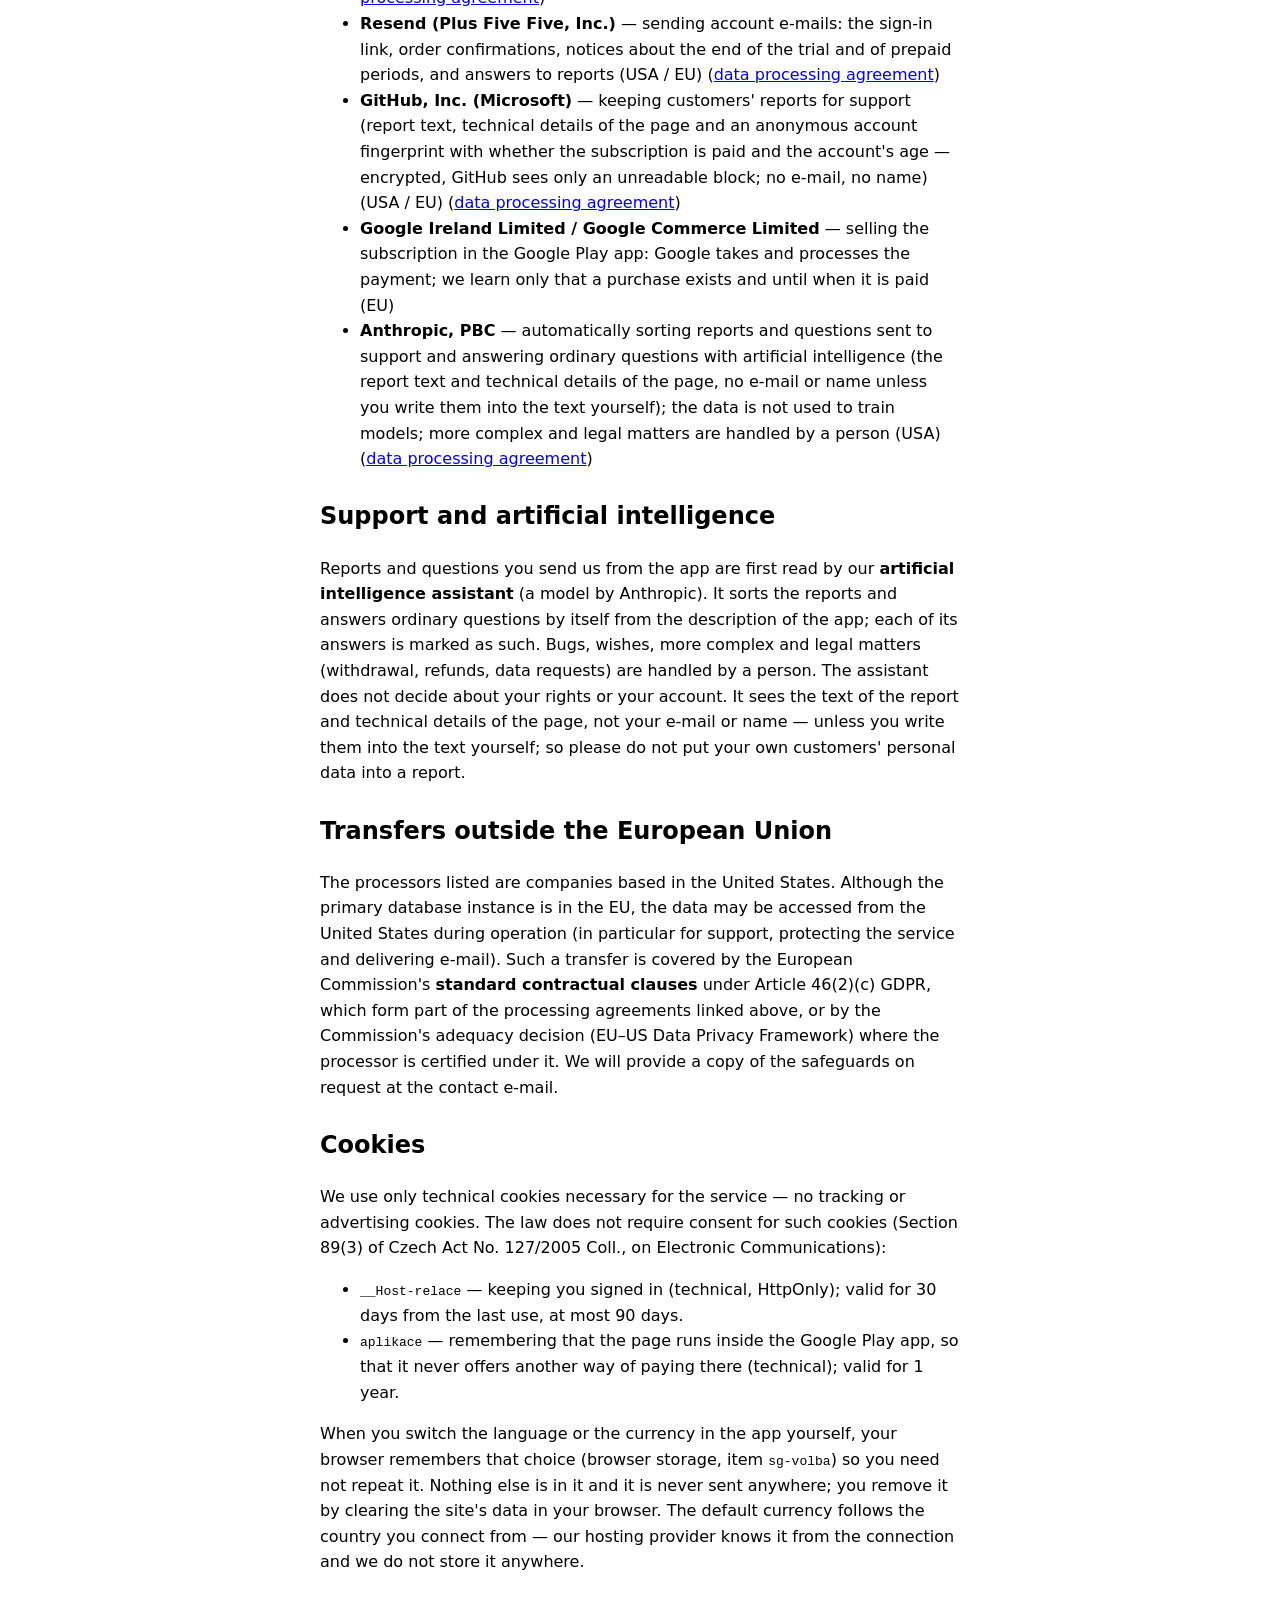
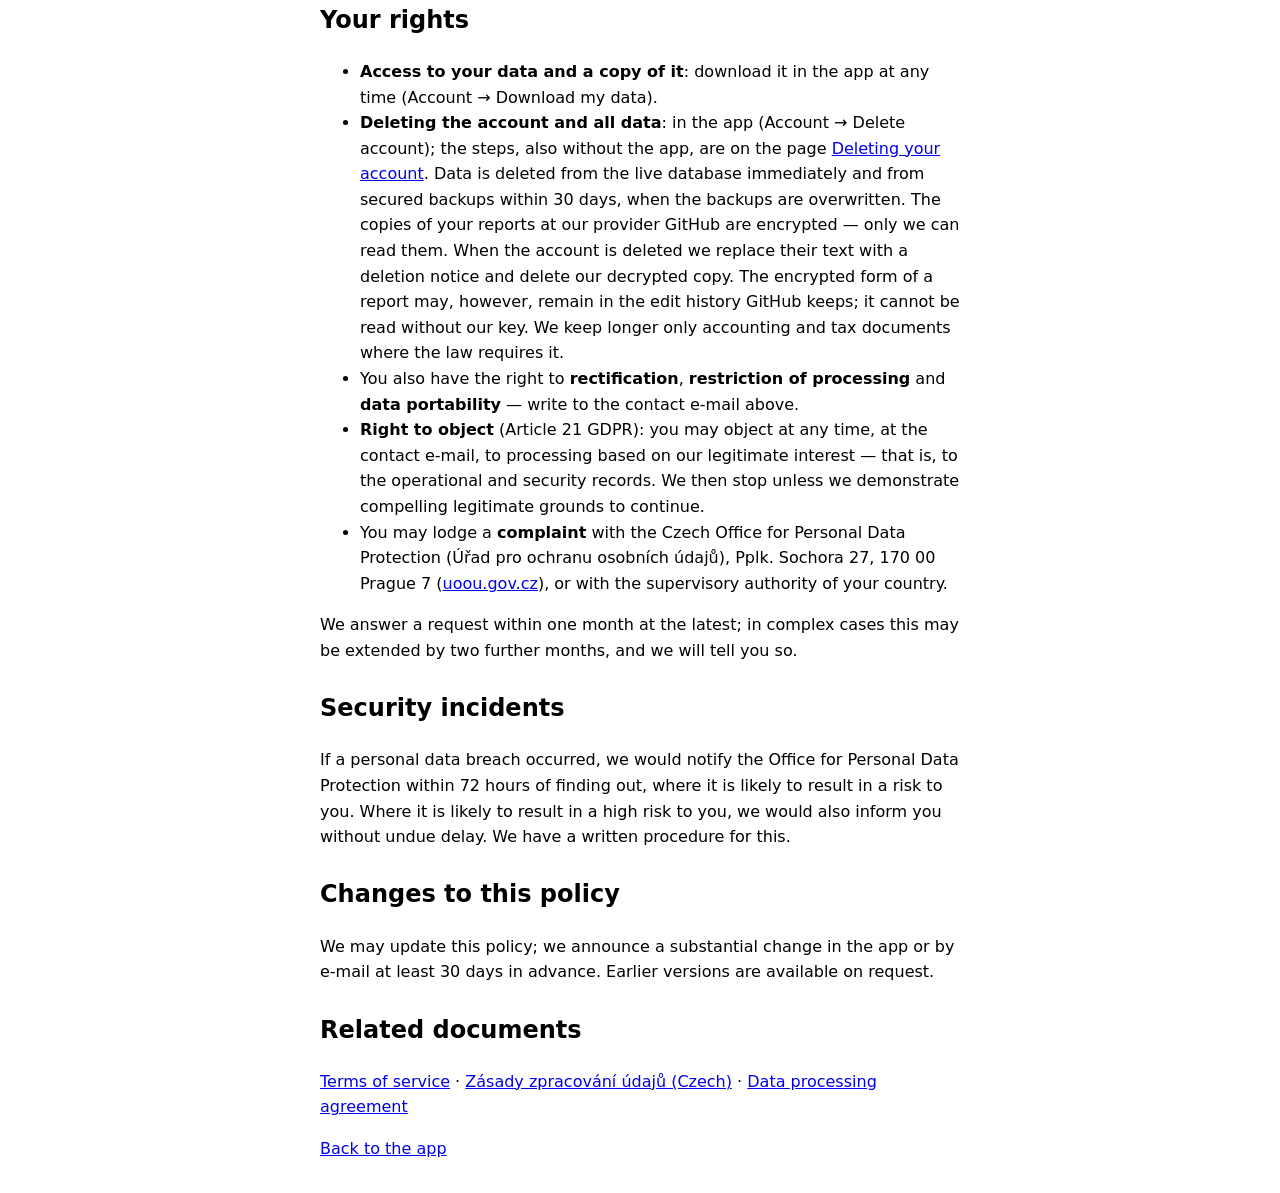
<file: web/privacy.html>
<!doctype html>
<!-- GENEROVANÝ SOUBOR — neupravuj ručně. Zdroj: data-manifest.json, generátor: vykresli_zasady.py. -->
<html lang="en">
<head>
  <meta charset="utf-8">
  <meta name="viewport" content="width=device-width, initial-scale=1">
  <title>Privacy policy — Kusovník pro truhláře</title>
  <style>
    body { font-family: system-ui, sans-serif; max-width: 40rem; margin: 2rem auto; padding: 0 1rem; line-height: 1.6; }
    table { border-collapse: collapse; width: 100%; }
    th, td { text-align: left; padding: 0.4rem 0.6rem; border-bottom: 1px solid #ccc; vertical-align: top; }
    h2 { margin-top: 1.6rem; }
    .doplnit { background: #ffe8e8; border-bottom: 2px solid #c00; padding: 0 0.2rem; font-weight: 600; }
    .meta { font-size: 0.9rem; color: #555; }
    .spotrebitel { border-left: 3px solid #2b6cb0; background: #eef5fb; padding: 0.6rem 0.9rem; }
    .formular { border: 1px solid #999; padding: 1rem 1.2rem; }
  </style>
</head>
<body>
  <h1>Privacy policy</h1>
  <p class="meta">Version 2.1 · effective from 24 November 2026 · earlier versions on request. This is a translation of the <a href="zasady.html">Czech version</a>, which prevails in case of doubt.</p>

  <p>The service <strong>Kusovník pro truhláře</strong> is operated by, and your data is controlled by,
  <strong>SimteGen, s.r.o.</strong>, company ID (IČO) 13980351, registered office Korunní 2569/108, Vinohrady, 101 00 Praha 10, Czech Republic, e-mail <a href="mailto:support@simtegen.com">support@simtegen.com</a>. Contact us at that e-mail with any question about your data.</p>
  <p>We have not appointed a data protection officer — none of the conditions of Article 37 GDPR that
  would require it applies to us. Questions about data are handled at the contact e-mail above.</p>

  <h2>Our role</h2>
  <p>For the data described in this policy we are the <strong>controller</strong> — we decide why and
  how it is processed.</p>
  <p>Besides that we store the content you put into the service. If it contains personal data of other
  people (for example your own customers), you are their controller and we are only a
  <strong>processor</strong> storing it for you on your instructions. That role is governed by the
  <a href="data-processing-agreement.html">data processing agreement</a>; this policy does not
  cover such content, which is why it is not in the table below.</p>
  <p>In this service these are the following records; each says when the service deletes it by itself
  (you can delete it earlier at any time):</p>
  <ul>
    <li>the joiner's job (a kitchen or wardrobe design) saved for finishing and copying later — until the customer deletes the account</li>
    <li>measured walls of the room including windows and doors — with the job, at the latest until the customer deletes the account</li>
    <li>designed cabinets and their dimensions as the basis of the cutting list — with the job, at the latest until the customer deletes the account</li>
    <li>the generated cutting list for the cutting centre, saved with the parameters it came from — until the customer deletes the account</li>
  </ul>

  <h2>What we store and why</h2>
  <p>The legal basis is the performance of a contract (providing the service you asked for, Article 6(1)(b)
  GDPR) and, for operational and security records, our legitimate interest (Article 6(1)(f) GDPR) in the
  service working, not being misused, and the cause of a fault or an attack being traceable.</p>
  <table>
    <thead>
      <tr><th>Purpose</th><th>Data</th><th>Legal basis</th><th>How long</th></tr>
    </thead>
    <tbody>
      <tr><td>customer account and sign-in</td><td>e-mail address, account creation time, app language</td><td>performance of the contract</td><td>until the customer deletes the account</td></tr>
      <tr><td>one-time sign-in by an e-mailed link</td><td>token digest, e-mail address, expiry, app language</td><td>performance of the contract</td><td>24 hours</td></tr>
      <tr><td>keeping you signed in</td><td>token digest, link to the account, expiry</td><td>performance of the contract</td><td>30 days from the last use of the app, at most 90 days from signing in</td></tr>
      <tr><td>record of the paid subscription period; an e-mail a week before a prepaid period ends (only when paying by invoice, at most once per period; no advertising)</td><td>link to the account, end date of the subscription, payment note (e.g. document number)</td><td>performance of the contract</td><td>until the customer deletes the account; the operator keeps accounting documents outside the app for the period required by law</td></tr>
      <tr><td>your reports and questions about the app and our answers; we let you know about an answer by e-mail (with its text, at most once per answer)</td><td>report text, status, answer, record number in the support system, time</td><td>performance of the contract</td><td>until the customer deletes the account</td></tr>
      <tr><td>record of paid subscription periods (payment history)</td><td>link to the account, number of months paid, payment note, time of the entry</td><td>performance of the contract</td><td>until the customer deletes the account; the operator keeps accounting documents outside the app for the period required by law</td></tr>
      <tr><td>subscription order and record of the consent to start the service</td><td>link to the account, length and option of the subscription, price, billing details, whether a consumer, the consent to start and its time, status</td><td>performance of the contract</td><td>until the customer deletes the account; the operator keeps accounting documents outside the app for the period required by law</td></tr>
      <tr><td>the workshop's construction standard the cutting list is calculated by</td><td>link to the account, name of the standard, board and back thickness, back type (groove/applied) and groove dimensions, shelf setback, door gaps, rails instead of a top, plinth and wall-cabinet height, edge banding thicknesses, whether sizes are after banding, offcut, board format, times</td><td>performance of the contract</td><td>until the customer deletes the account</td></tr>
      <tr><td>the boards and decors the joiner uses</td><td>link to the account, material name, decor code, thickness, whether the decor has grain direction, edge decor, time created</td><td>performance of the contract</td><td>until the customer deletes the account</td></tr>
      <tr><td>subscription bought in the Google Play app: verifying the purchase with Google and the period it pays for</td><td>link to the account, Google Play purchase token, product, end of the paid period, subscription state, time of the last check</td><td>performance of the contract</td><td>until the customer deletes the account</td></tr>
      <tr><td>notices that the free trial is about to end and has ended (in the app and in at most three service e-mails — 2–3 days and 1 day before the end and after it; no advertising)</td><td>link to the account, end date of the trial as the app derives it from your account</td><td>performance of the contract</td><td>until the customer deletes the account</td></tr>
      <tr><td>so that each notice about the end of the trial or of a prepaid period and each e-mail with an answer to a report goes out at most once; and so that the question why you do not continue can be answered only once per ended period (we remember that you answered, not what); and so that the request to rate the app in Google Play appears at most twice (only after a repeated payment, never by e-mail)</td><td>link to the account, kind of notice, time sent</td><td>performance of the contract</td><td>until the customer deletes the account</td></tr>
      <tr><td>filling an empty account with made-up sample records on your request, and removing them with one tap</td><td>link to the account, numbers of the sample records, time loaded (the sample data itself is made up)</td><td>performance of the contract</td><td>until the sample data is removed or the customer deletes the account</td></tr>
      <tr><td>finding out which of our promotion (an ad, a catalogue) brings customers</td><td>the source and campaign name from the link you arrived by (e.g. “sklik”, “spring-offer”), with the account; aggregate visit counts by source not linked to anyone. Nothing is stored in your browser.</td><td>legitimate interest — measuring how well our promotion works</td><td>with the account until it is deleted; aggregate counts without personal data</td></tr>
      <tr><td>finding and fixing errors you run into in the app, even if you do not report them</td><td>aggregate counts of script errors by day, screen and place in our code — no error text, not linked to a person or device. Nothing is stored in your browser.</td><td>legitimate interest — a working and secure service</td><td>aggregate counts without personal data</td></tr>
      <tr><td>finding out why customers do not continue after the trial or the subscription, and improving the product accordingly</td><td>aggregate counts of reasons by day and channel — your answer to an optional question after the trial or a prepaid period ends, and the cancellation reason Google Play records — not linked to a person. With the account we only remember that you answered for that period (so it is not asked again), not what you answered.</td><td>legitimate interest — improving the service</td><td>aggregate counts without personal data</td></tr>
      <tr><td>operational and security records (logs)</td><td>IP address, time and type of the request, browser identification</td><td>legitimate interest — running and securing the service</td><td>30 days</td></tr>
      <tr><td>handling a question or a support request</td><td>e-mail address and the content of the communication</td><td>performance of the contract; legitimate interest for non-customers</td><td>12 months</td></tr>
      <tr><td>accounting and tax documents</td><td>billing details, amount, date</td><td>compliance with a legal obligation (Accounting Act, VAT Act)</td><td>10 years; kept outside the app</td></tr>
    </tbody>
  </table>
  <p>Giving an e-mail address is a contractual requirement — without it no account can be created and the
  service cannot be provided. Other data arises from using the service. There is no automated
  decision-making or profiling with legal effects for you.</p>

  <h2>Where the data is and who processes it</h2>
  <p>The data runs on the infrastructure of the processors below; the primary database instance is located
  in the European Union. We do not sell data or pass it on for advertising. Further recipients are
  to the extent necessary, public authorities
  where the law requires it.</p>
  <ul>
    <li><strong>Cloudflare, Inc.</strong> — hosting of the app and the database (primary instance in the EU) (primary database instance in the EU) (<a href="https://www.cloudflare.com/cloudflare-customer-dpa/">data processing agreement</a>)</li>
    <li><strong>Resend (Plus Five Five, Inc.)</strong> — sending account e-mails: the sign-in link, order confirmations, notices about the end of the trial and of prepaid periods, and answers to reports (USA / EU) (<a href="https://resend.com/legal/dpa">data processing agreement</a>)</li>
    <li><strong>GitHub, Inc. (Microsoft)</strong> — keeping customers' reports for support (report text, technical details of the page and an anonymous account fingerprint with whether the subscription is paid and the account's age — encrypted, GitHub sees only an unreadable block; no e-mail, no name) (USA / EU) (<a href="https://github.com/customer-terms/github-data-protection-agreement">data processing agreement</a>)</li>
    <li><strong>Google Ireland Limited / Google Commerce Limited</strong> — selling the subscription in the Google Play app: Google takes and processes the payment; we learn only that a purchase exists and until when it is paid (EU)</li>
    <li><strong>Anthropic, PBC</strong> — automatically sorting reports and questions sent to support and answering ordinary questions with artificial intelligence (the report text and technical details of the page, no e-mail or name unless you write them into the text yourself); the data is not used to train models; more complex and legal matters are handled by a person (USA) (<a href="https://www.anthropic.com/legal/data-processing-addendum">data processing agreement</a>)</li>
  </ul>

  <h2>Support and artificial intelligence</h2>
  <p>Reports and questions you send us from the app are first read by our <strong>artificial
  intelligence assistant</strong> (a model by Anthropic). It sorts the reports and answers ordinary
  questions by itself from the description of the app; each of its answers is marked as such. Bugs,
  wishes, more complex and legal matters (withdrawal, refunds, data requests) are handled by a person. The
  assistant does not decide about your rights or your account. It sees the text of the report and
  technical details of the page, not your e-mail or name — unless you write them into the text yourself;
  so please do not put your own customers' personal data into a report.</p>

  <h2>Transfers outside the European Union</h2>
  <p>The processors listed are companies based in the United States. Although the primary database instance
  is in the EU, the data may be accessed from the United States during operation (in particular for support,
  protecting the service and delivering e-mail). Such a transfer is covered by the European Commission's
  <strong>standard contractual clauses</strong> under Article 46(2)(c) GDPR, which form part of the
  processing agreements linked above, or by the Commission's adequacy decision (EU–US Data Privacy
  Framework) where the processor is certified under it. We will provide a copy of the safeguards on request
  at the contact e-mail.</p>

  <h2>Cookies</h2>
  <p>We use only technical cookies necessary for the service — no tracking or advertising cookies. The law
  does not require consent for such cookies (Section 89(3) of Czech Act No. 127/2005 Coll.,
  on Electronic Communications):</p>
  <ul>
    <li><code>__Host-relace</code> — keeping you signed in (technical, HttpOnly); valid for 30 days from the last use, at most 90 days.</li>
    <li><code>aplikace</code> — remembering that the page runs inside the Google Play app, so that it never offers another way of paying there (technical); valid for 1 year.</li>
  </ul>
  <p>When you switch the language or the currency in the app yourself, your browser remembers that choice
  (browser storage, item <code>sg-volba</code>) so you need not repeat it. Nothing else is in it and it is
  never sent anywhere; you remove it by clearing the site's data in your browser. The default currency
  follows the country you connect from — our hosting provider knows it from the connection and we do not
  store it anywhere.</p>

  <h2>Your rights</h2>
  <ul>
    <li><strong>Access to your data and a copy of it</strong>: download it in the app at any time
    (Account → Download my data).</li>
    <li><strong>Deleting the account and all data</strong>: in the app (Account → Delete account); the
    steps, also without the app, are on the page <a href="smazani-uctu.html">Deleting your account</a>.
    Data is deleted from the live database immediately and from secured backups within 30 days, when the
    backups are overwritten. The copies of your reports at our provider GitHub are encrypted — only we can read them. When the account is deleted we replace their text with a deletion notice and delete our decrypted copy. The encrypted form of a report may, however, remain in the edit history GitHub keeps; it cannot be read without our key. We keep longer only accounting and tax documents where
    the law requires it.</li>
    <li>You also have the right to <strong>rectification</strong>, <strong>restriction of
    processing</strong> and <strong>data portability</strong> — write to the contact e-mail above.</li>
    <li><strong>Right to object</strong> (Article 21 GDPR): you may object at any time, at the contact
    e-mail, to processing based on our legitimate interest — that is, to the operational and security
    records. We then stop unless we demonstrate compelling legitimate grounds to continue.</li>
    <li>You may lodge a <strong>complaint</strong> with the Czech Office for Personal Data Protection
    (Úřad pro ochranu osobních údajů), Pplk. Sochora 27, 170 00 Prague 7
    (<a href="https://uoou.gov.cz">uoou.gov.cz</a>), or with the supervisory authority of your country.</li>
  </ul>
  <p>We answer a request within one month at the latest; in complex cases this may be extended by two
  further months, and we will tell you so.</p>

  <h2>Security incidents</h2>
  <p>If a personal data breach occurred, we would notify the Office for Personal Data Protection within
  72 hours of finding out, where it is likely to result in a risk to you. Where it is likely to result in a
  high risk to you, we would also inform you without undue delay. We have a written procedure for this.</p>

  <h2>Changes to this policy</h2>
  <p>We may update this policy; we announce a substantial change in the app or by e-mail at least 30 days
  in advance. Earlier versions are available on request.</p>

  <h2>Related documents</h2>
  <p><a href="terms.html">Terms of service</a> · <a href="zasady.html">Zásady zpracování údajů (Czech)</a>
  · <a href="data-processing-agreement.html">Data processing agreement</a></p>

  <p><a href="index.html">Back to the app</a></p>
</body>
</html>
</file>
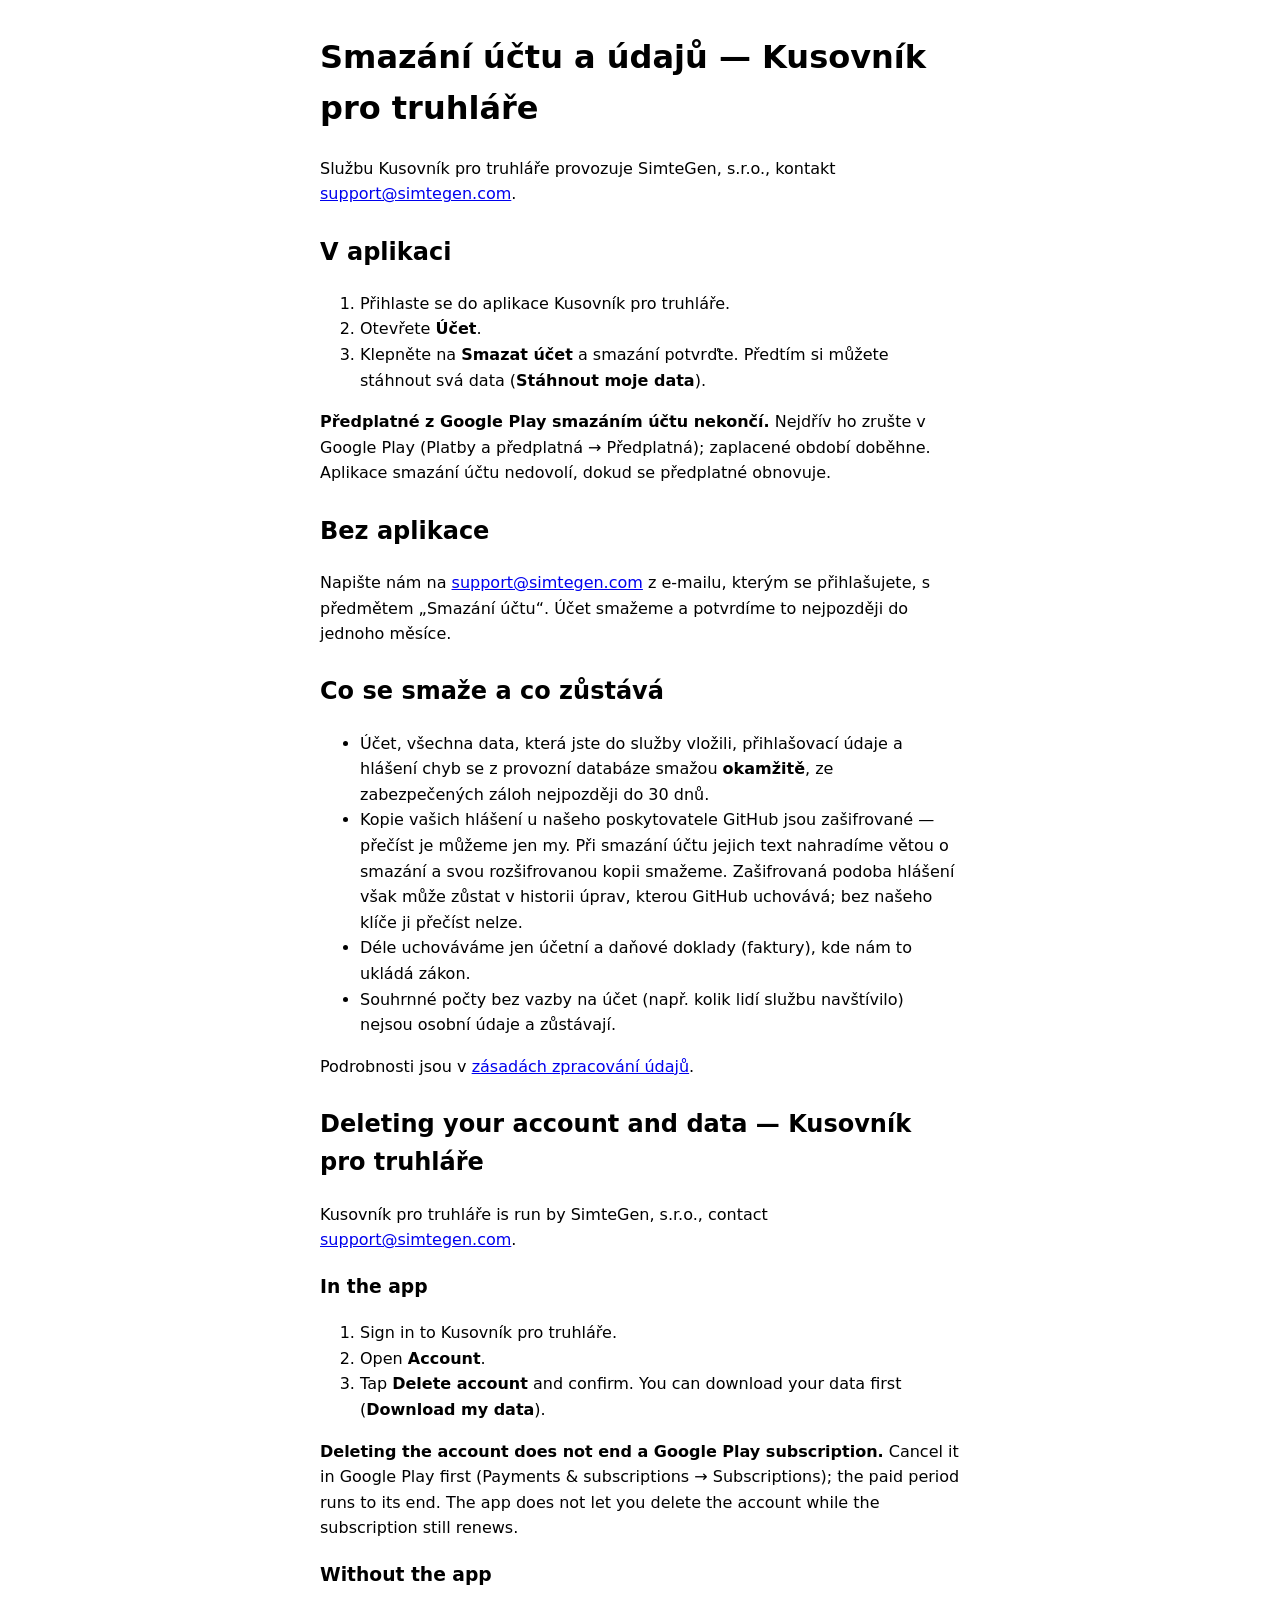
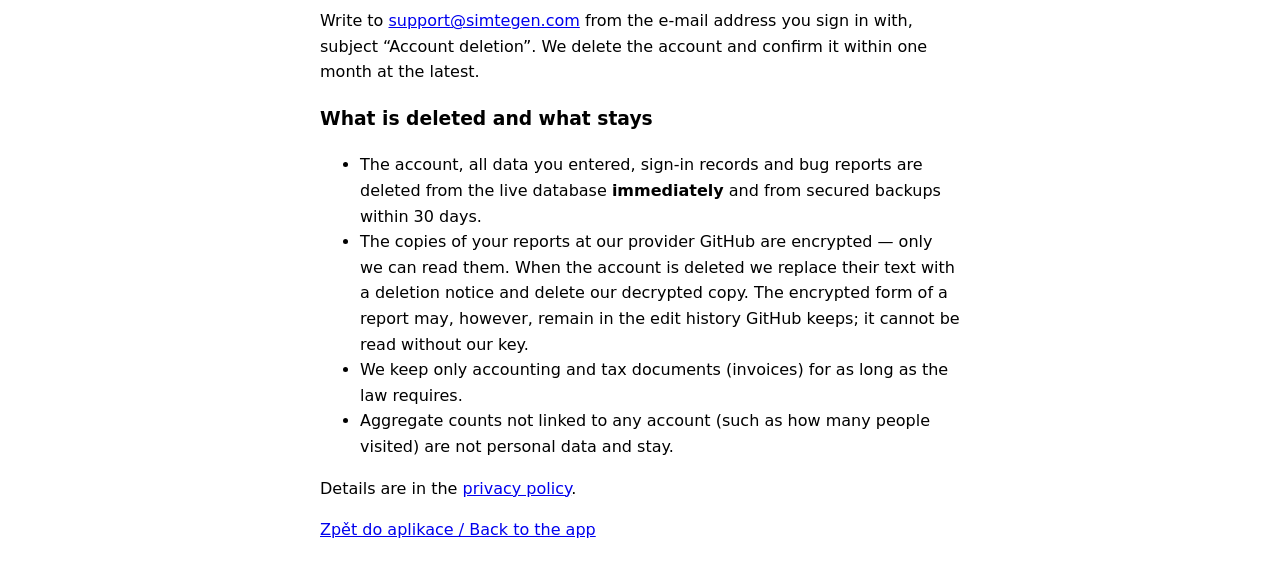
<file: web/smazani-uctu.html>
<!doctype html>
<!-- GENEROVANÝ SOUBOR — neupravuj ručně. Zdroj: data-manifest.json, generátor: vykresli_zasady.py. -->
<html lang="cs">
<head>
  <meta charset="utf-8">
  <meta name="viewport" content="width=device-width, initial-scale=1">
  <title>Smazání účtu a údajů — Kusovník pro truhláře</title>
  <style>
    body { font-family: system-ui, sans-serif; max-width: 40rem; margin: 2rem auto; padding: 0 1rem; line-height: 1.6; }
    table { border-collapse: collapse; width: 100%; }
    th, td { text-align: left; padding: 0.4rem 0.6rem; border-bottom: 1px solid #ccc; vertical-align: top; }
    h2 { margin-top: 1.6rem; }
    .doplnit { background: #ffe8e8; border-bottom: 2px solid #c00; padding: 0 0.2rem; font-weight: 600; }
    .meta { font-size: 0.9rem; color: #555; }
    .spotrebitel { border-left: 3px solid #2b6cb0; background: #eef5fb; padding: 0.6rem 0.9rem; }
    .formular { border: 1px solid #999; padding: 1rem 1.2rem; }
  </style>
</head>
<body>
  <h1>Smazání účtu a údajů — Kusovník pro truhláře</h1>
  <p>Službu Kusovník pro truhláře provozuje SimteGen, s.r.o., kontakt <a href="mailto:support@simtegen.com">support@simtegen.com</a>.</p>

  <h2>V aplikaci</h2>
  <ol>
    <li>Přihlaste se do aplikace Kusovník pro truhláře.</li>
    <li>Otevřete <strong>Účet</strong>.</li>
    <li>Klepněte na <strong>Smazat účet</strong> a smazání potvrďte. Předtím si můžete
    stáhnout svá data (<strong>Stáhnout moje data</strong>).</li>
  </ol>
  <p><strong>Předplatné z Google Play smazáním účtu nekončí.</strong> Nejdřív ho zrušte
  v Google Play (Platby a předplatná → Předplatná); zaplacené období doběhne. Aplikace
  smazání účtu nedovolí, dokud se předplatné obnovuje.</p>

  <h2>Bez aplikace</h2>
  <p>Napište nám na <a href="mailto:support@simtegen.com">support@simtegen.com</a> z e-mailu, kterým se přihlašujete, s předmětem
  „Smazání účtu“. Účet smažeme a potvrdíme to nejpozději do jednoho měsíce.</p>

  <h2>Co se smaže a co zůstává</h2>
  <ul>
    <li>Účet, všechna data, která jste do služby vložili, přihlašovací údaje a hlášení
    chyb se z provozní databáze smažou <strong>okamžitě</strong>, ze zabezpečených záloh
    nejpozději do 30 dnů.</li>
    <li>Kopie vašich hlášení u našeho poskytovatele GitHub jsou zašifrované — přečíst je můžeme jen my. Při smazání účtu jejich text nahradíme větou o smazání a svou rozšifrovanou kopii smažeme. Zašifrovaná podoba hlášení však může zůstat v historii úprav, kterou GitHub uchovává; bez našeho klíče ji přečíst nelze.</li>
    <li>Déle uchováváme jen účetní a daňové doklady (faktury), kde nám to ukládá zákon.</li>
    <li>Souhrnné počty bez vazby na účet (např. kolik lidí službu navštívilo) nejsou
    osobní údaje a zůstávají.</li>
  </ul>
  <p>Podrobnosti jsou v <a href="zasady.html">zásadách zpracování údajů</a>.</p>

  <section lang="en">
  <h2>Deleting your account and data — Kusovník pro truhláře</h2>
  <p>Kusovník pro truhláře is run by SimteGen, s.r.o., contact <a href="mailto:support@simtegen.com">support@simtegen.com</a>.</p>
  <h3>In the app</h3>
  <ol>
    <li>Sign in to Kusovník pro truhláře.</li>
    <li>Open <strong>Account</strong>.</li>
    <li>Tap <strong>Delete account</strong> and confirm. You can download your data first
    (<strong>Download my data</strong>).</li>
  </ol>
  <p><strong>Deleting the account does not end a Google Play subscription.</strong> Cancel it in
  Google Play first (Payments &amp; subscriptions → Subscriptions); the paid period runs to its
  end. The app does not let you delete the account while the subscription still renews.</p>
  <h3>Without the app</h3>
  <p>Write to <a href="mailto:support@simtegen.com">support@simtegen.com</a> from the e-mail address you sign in with, subject “Account deletion”.
  We delete the account and confirm it within one month at the latest.</p>
  <h3>What is deleted and what stays</h3>
  <ul>
    <li>The account, all data you entered, sign-in records and bug reports are deleted from
    the live database <strong>immediately</strong> and from secured backups within 30 days.</li>
    <li>The copies of your reports at our provider GitHub are encrypted — only we can read them. When the account is deleted we replace their text with a deletion notice and delete our decrypted copy. The encrypted form of a report may, however, remain in the edit history GitHub keeps; it cannot be read without our key.</li>
    <li>We keep only accounting and tax documents (invoices) for as long as the law requires.</li>
    <li>Aggregate counts not linked to any account (such as how many people visited) are not
    personal data and stay.</li>
  </ul>
  <p>Details are in the <a href="privacy.html">privacy policy</a>.</p>
  </section>

  <p><a href="index.html">Zpět do aplikace / Back to the app</a></p>
</body>
</html>
</file>
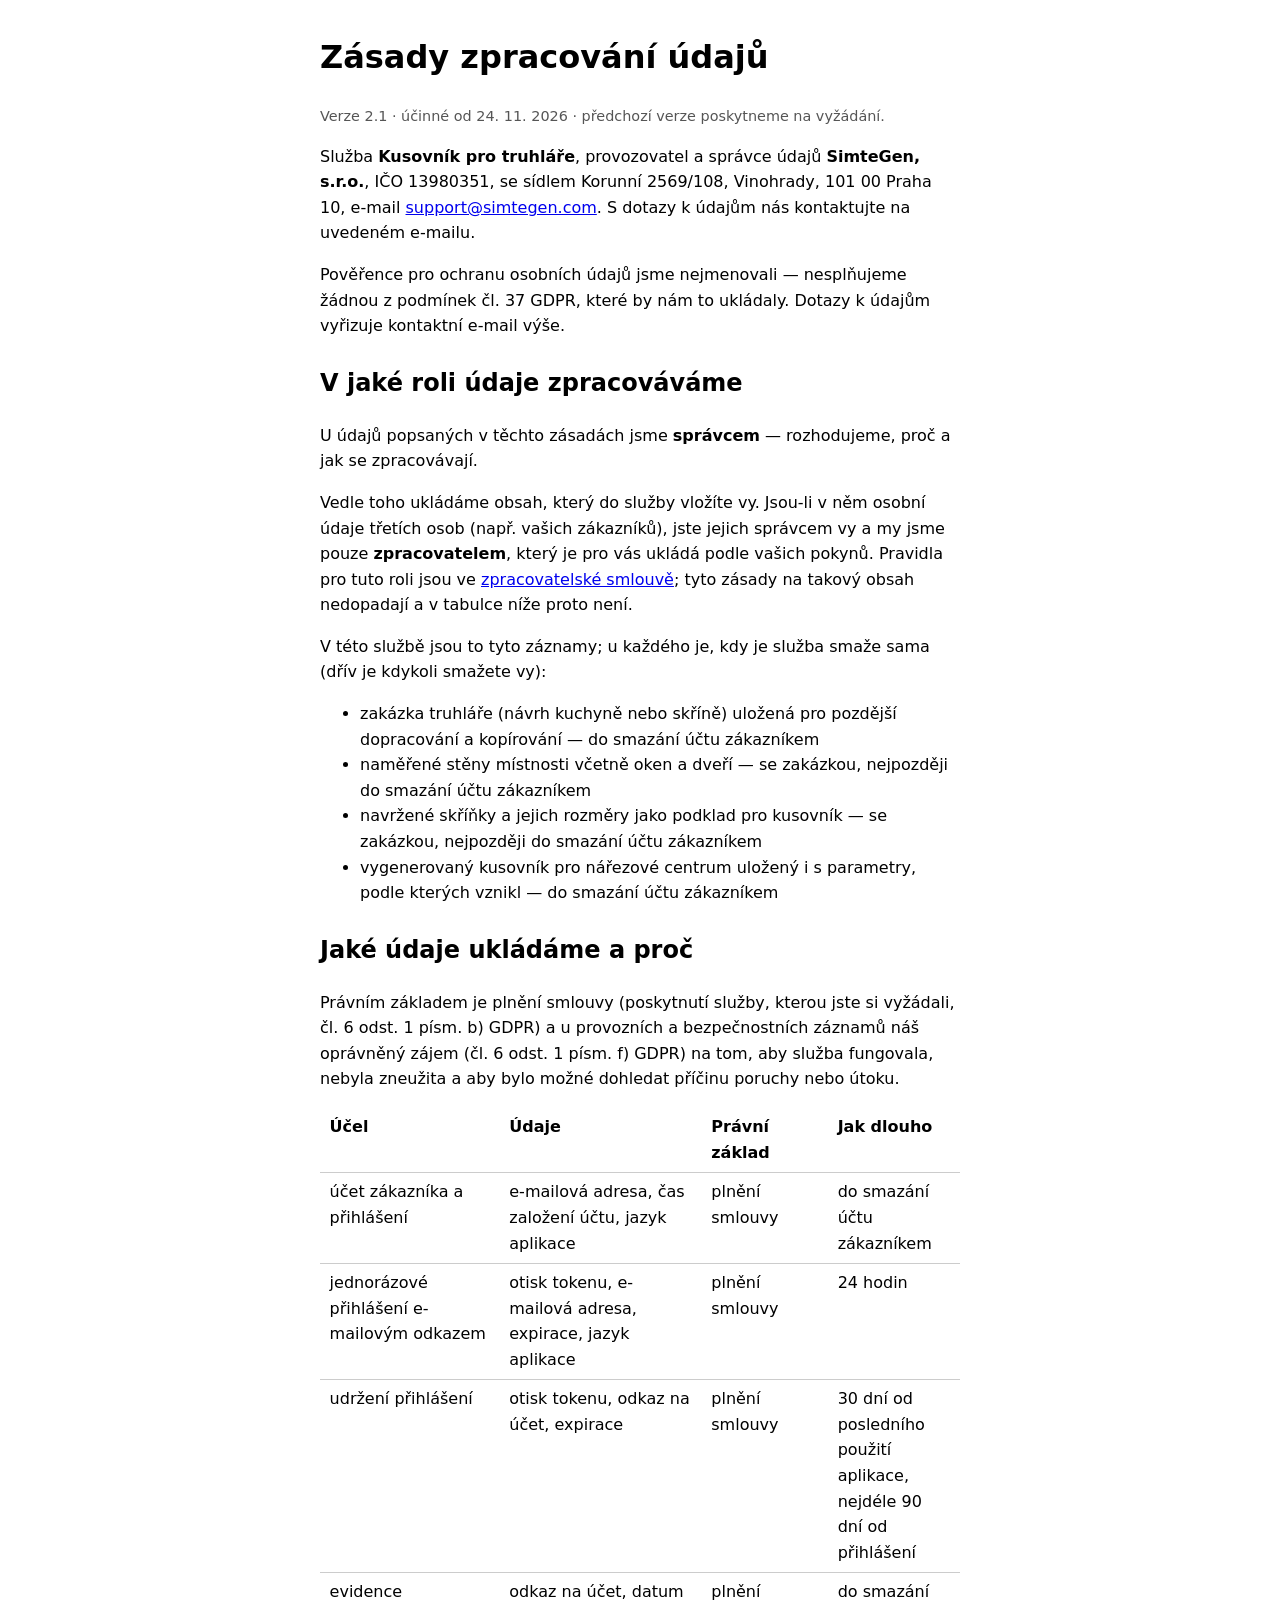
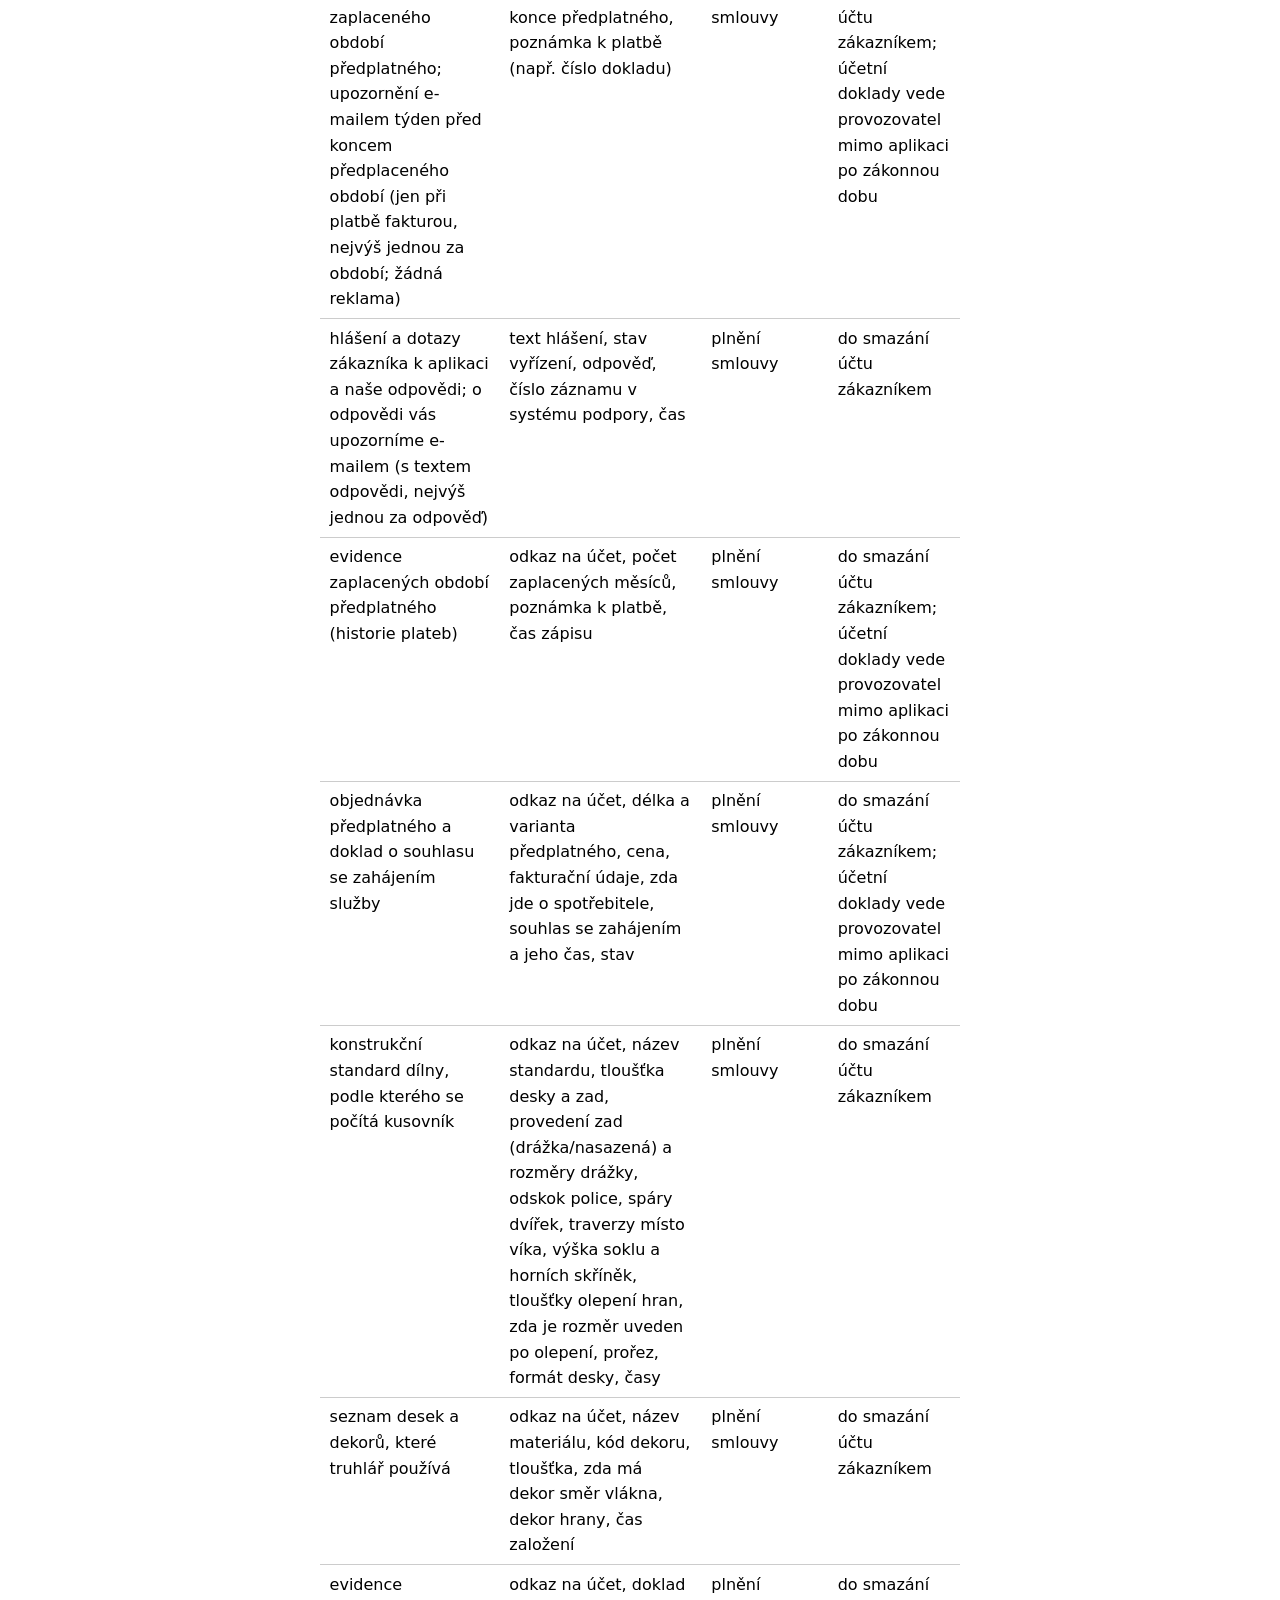
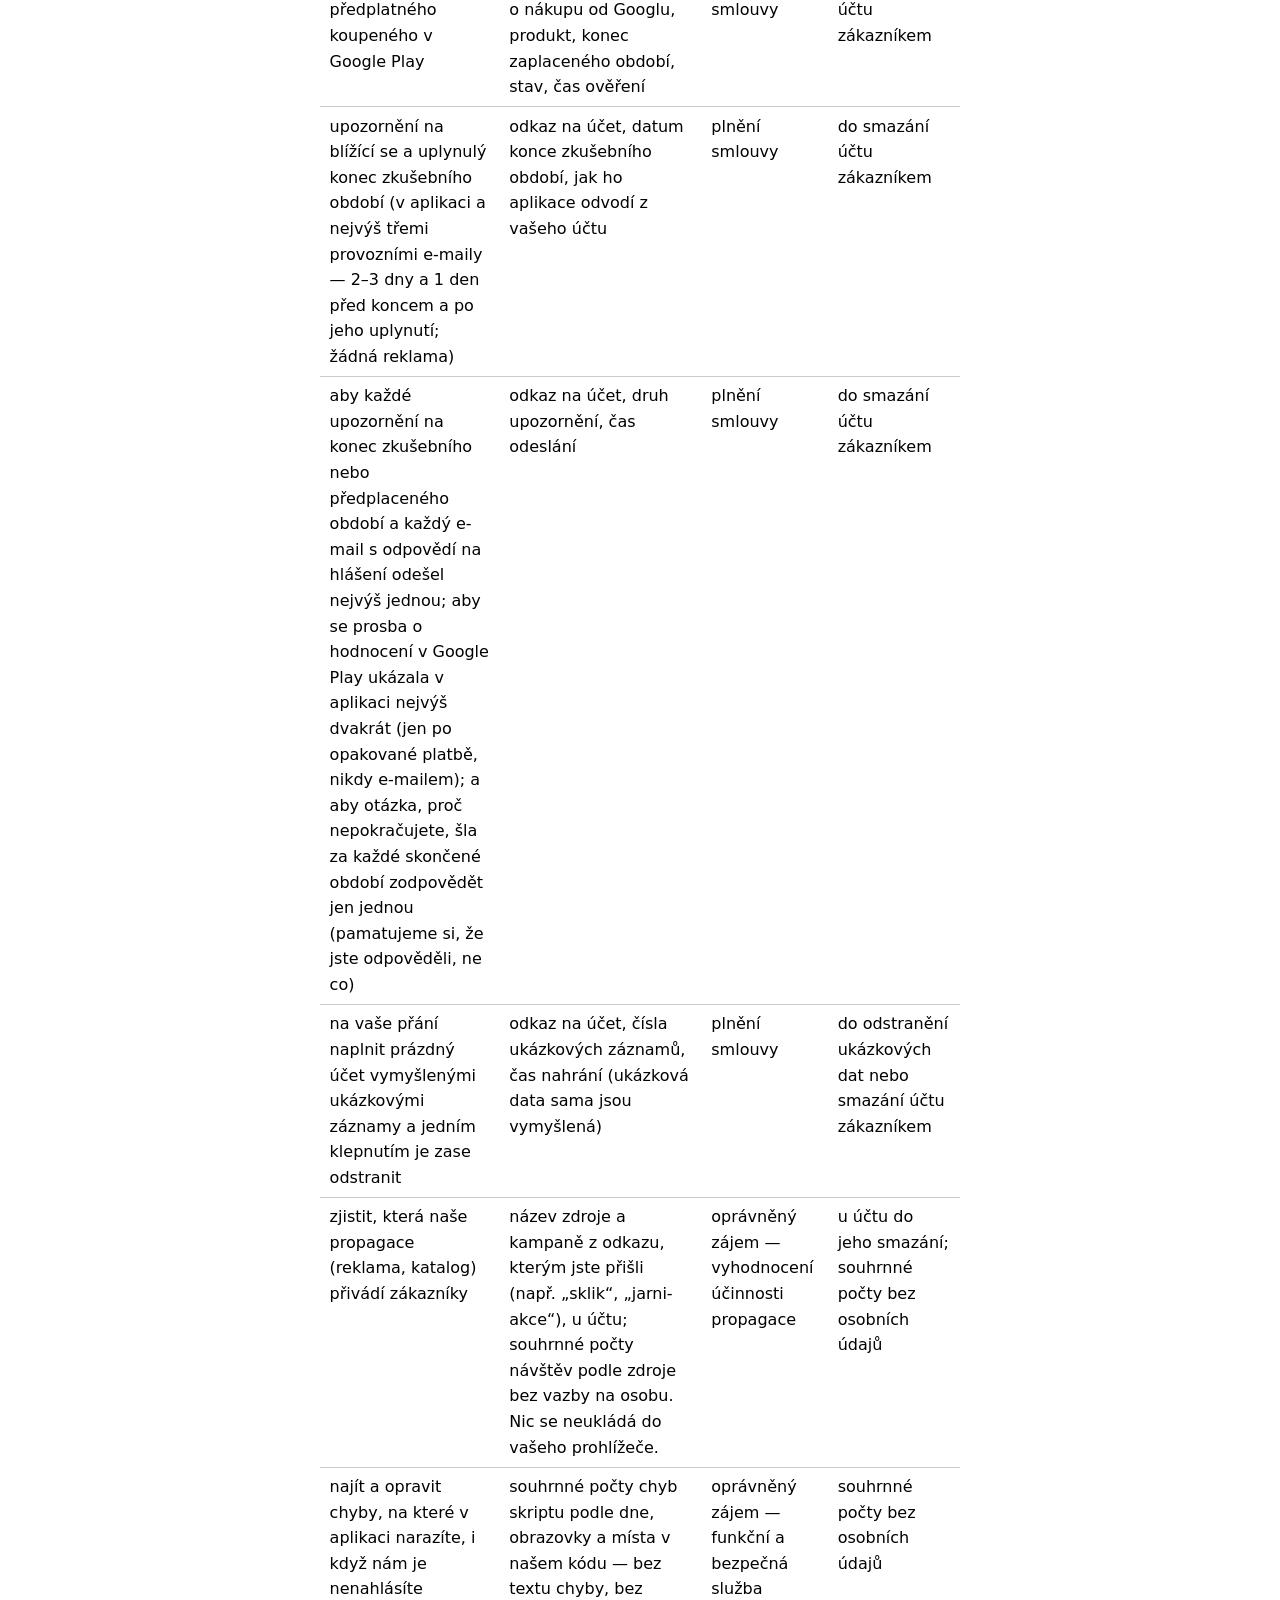
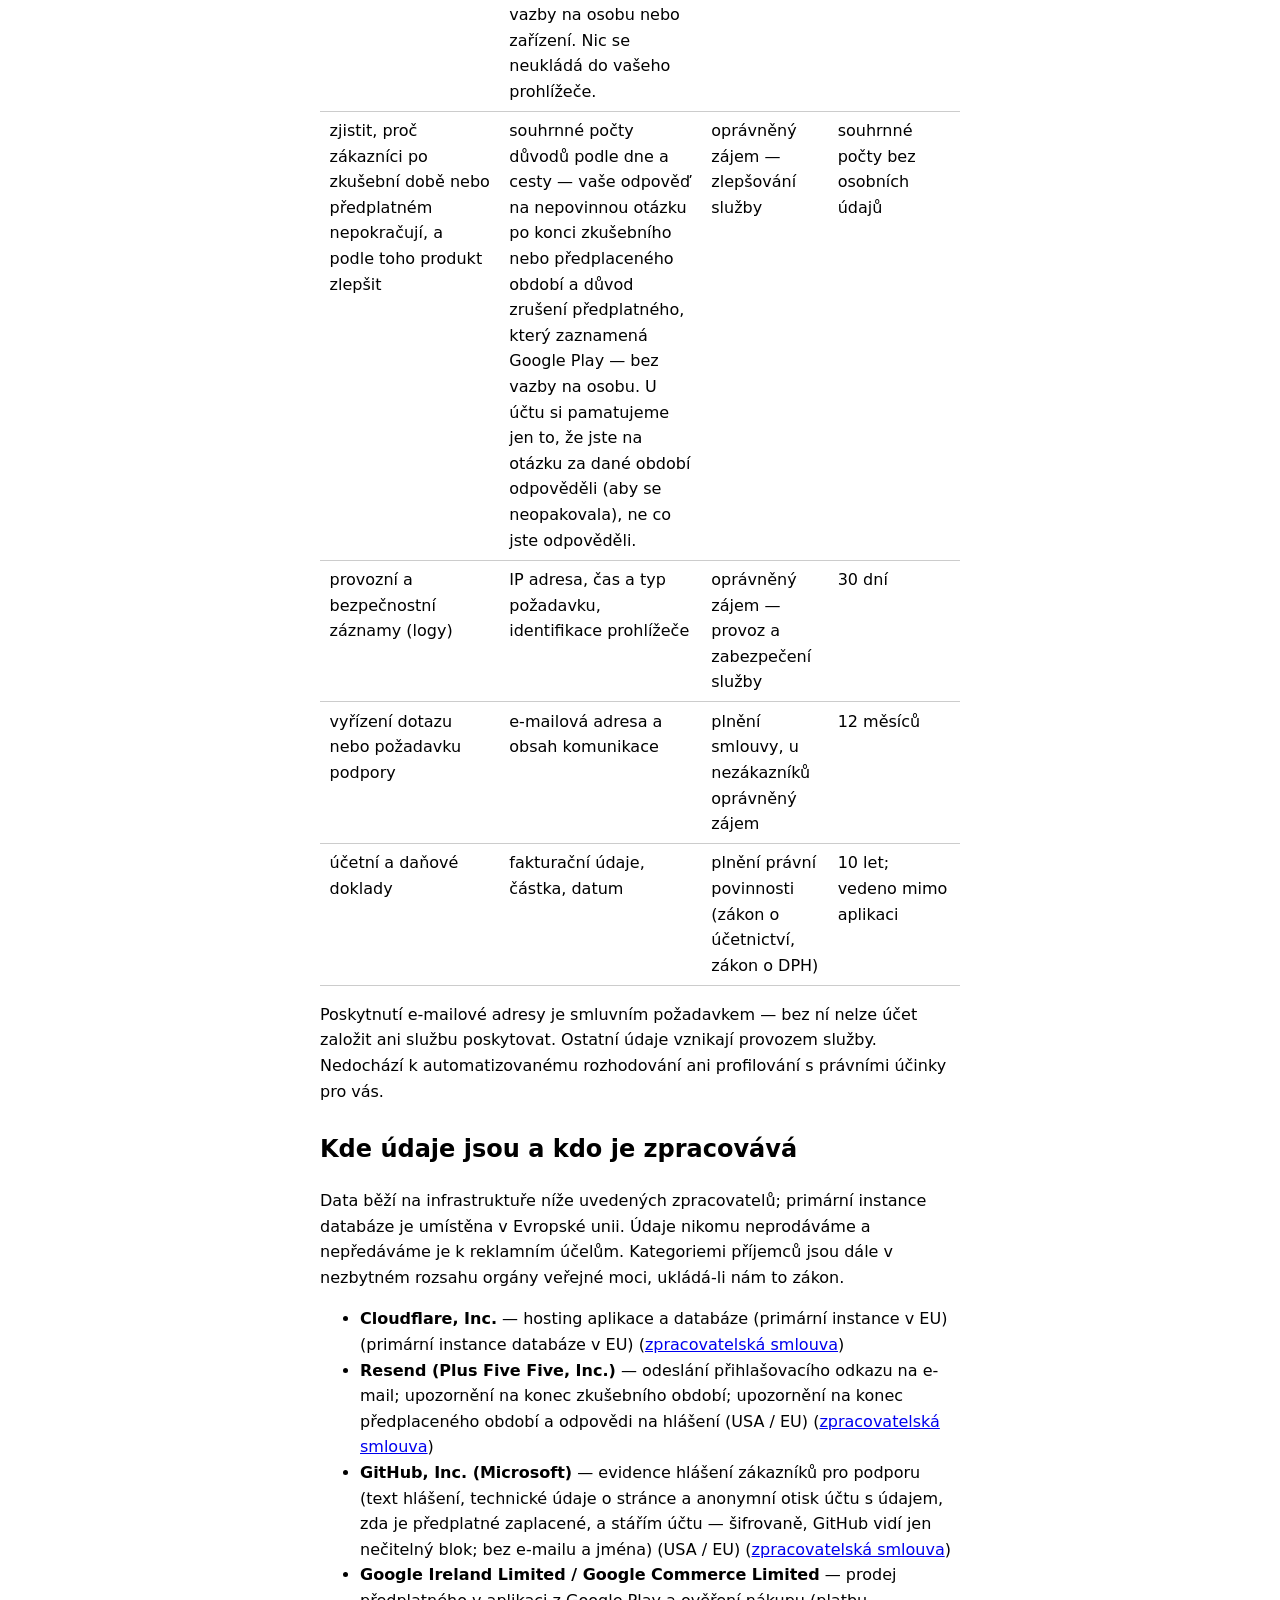
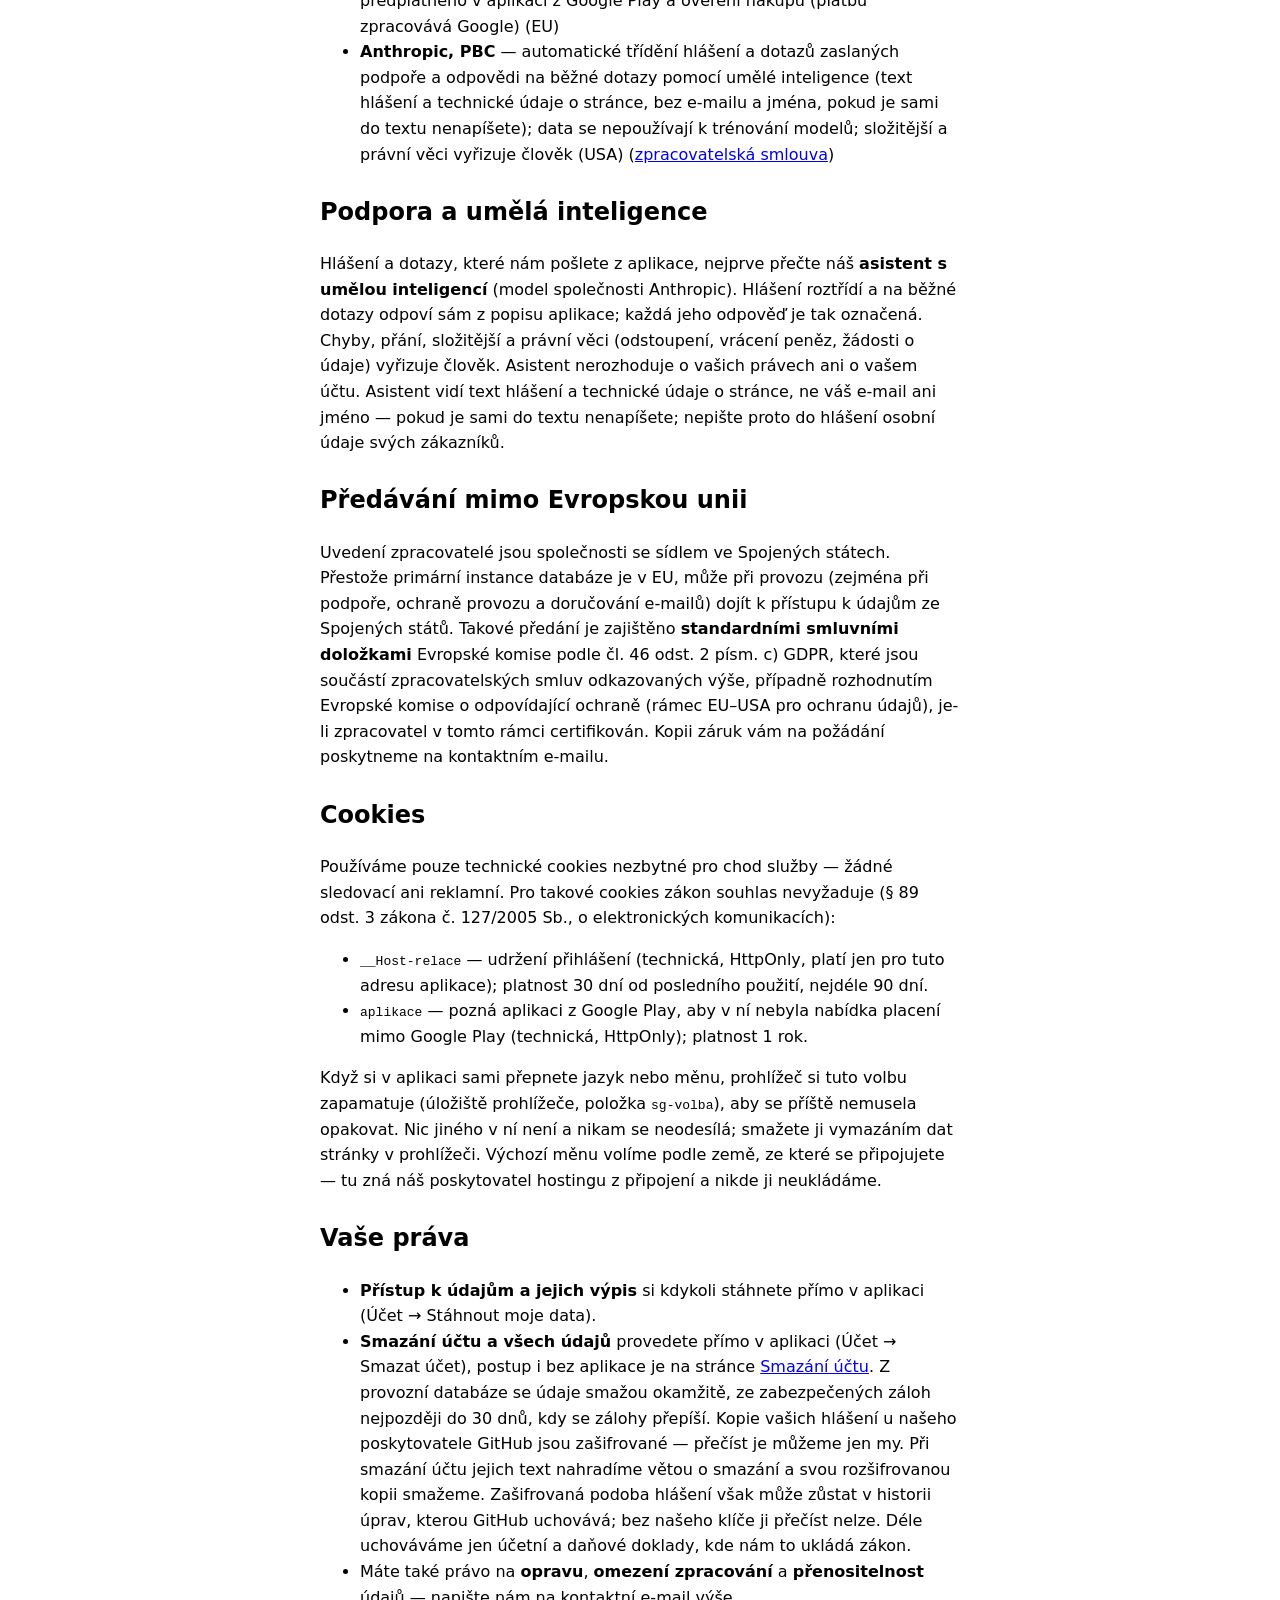
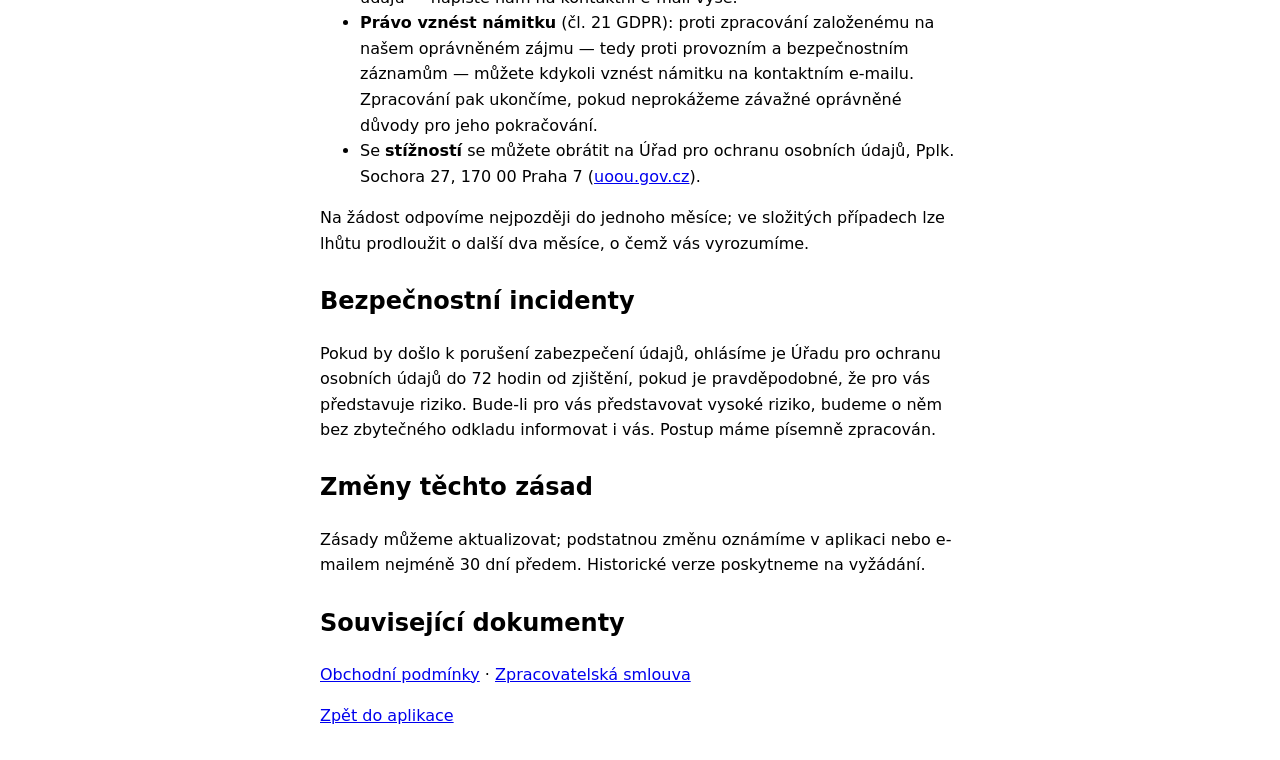
<file: web/zasady.html>
<!doctype html>
<!-- GENEROVANÝ SOUBOR — neupravuj ručně. Zdroj: data-manifest.json, generátor: vykresli_zasady.py. -->
<html lang="cs">
<head>
  <meta charset="utf-8">
  <meta name="viewport" content="width=device-width, initial-scale=1">
  <title>Zásady zpracování údajů — Kusovník pro truhláře</title>
  <style>
    body { font-family: system-ui, sans-serif; max-width: 40rem; margin: 2rem auto; padding: 0 1rem; line-height: 1.6; }
    table { border-collapse: collapse; width: 100%; }
    th, td { text-align: left; padding: 0.4rem 0.6rem; border-bottom: 1px solid #ccc; vertical-align: top; }
    h2 { margin-top: 1.6rem; }
    .doplnit { background: #ffe8e8; border-bottom: 2px solid #c00; padding: 0 0.2rem; font-weight: 600; }
    .meta { font-size: 0.9rem; color: #555; }
    .spotrebitel { border-left: 3px solid #2b6cb0; background: #eef5fb; padding: 0.6rem 0.9rem; }
    .formular { border: 1px solid #999; padding: 1rem 1.2rem; }
  </style>
</head>
<body>
  <h1>Zásady zpracování údajů</h1>
  <p class="meta">Verze 2.1 · účinné od 24. 11. 2026 · předchozí verze poskytneme na vyžádání.</p>

  <p>Služba <strong>Kusovník pro truhláře</strong>, provozovatel a správce údajů
  <strong>SimteGen, s.r.o.</strong>, IČO 13980351, se sídlem Korunní 2569/108, Vinohrady, 101 00 Praha 10, e-mail <a href="mailto:support@simtegen.com">support@simtegen.com</a>. S dotazy k údajům nás kontaktujte na uvedeném e-mailu.</p>
  <p>Pověřence pro ochranu osobních údajů jsme nejmenovali — nesplňujeme žádnou z podmínek
  čl. 37 GDPR, které by nám to ukládaly. Dotazy k údajům vyřizuje kontaktní e-mail výše.</p>

  <h2>V jaké roli údaje zpracováváme</h2>
  <p>U údajů popsaných v těchto zásadách jsme <strong>správcem</strong> — rozhodujeme,
  proč a jak se zpracovávají.</p>
  <p>Vedle toho ukládáme obsah, který do služby vložíte vy. Jsou-li v něm osobní údaje
  třetích osob (např. vašich zákazníků), jste jejich správcem vy a my jsme pouze
  <strong>zpracovatelem</strong>, který je pro vás ukládá podle vašich pokynů.
  Pravidla pro tuto roli jsou ve <a href="zpracovatelska-smlouva.html">zpracovatelské
  smlouvě</a>; tyto zásady na takový obsah nedopadají a v tabulce níže proto není.</p>
  <p>V této službě jsou to tyto záznamy; u každého je, kdy je služba smaže sama (dřív je kdykoli
  smažete vy):</p>
  <ul>
    <li>zakázka truhláře (návrh kuchyně nebo skříně) uložená pro pozdější dopracování a kopírování — do smazání účtu zákazníkem</li>
    <li>naměřené stěny místnosti včetně oken a dveří — se zakázkou, nejpozději do smazání účtu zákazníkem</li>
    <li>navržené skříňky a jejich rozměry jako podklad pro kusovník — se zakázkou, nejpozději do smazání účtu zákazníkem</li>
    <li>vygenerovaný kusovník pro nářezové centrum uložený i s parametry, podle kterých vznikl — do smazání účtu zákazníkem</li>
  </ul>

  <h2>Jaké údaje ukládáme a proč</h2>
  <p>Právním základem je plnění smlouvy (poskytnutí služby, kterou jste si vyžádali,
  čl. 6 odst. 1 písm. b) GDPR) a u provozních a bezpečnostních záznamů náš oprávněný zájem
  (čl. 6 odst. 1 písm. f) GDPR) na tom, aby služba fungovala, nebyla zneužita a aby bylo
  možné dohledat příčinu poruchy nebo útoku.</p>
  <table>
    <thead>
      <tr><th>Účel</th><th>Údaje</th><th>Právní základ</th><th>Jak dlouho</th></tr>
    </thead>
    <tbody>
      <tr><td>účet zákazníka a přihlášení</td><td>e-mailová adresa, čas založení účtu, jazyk aplikace</td><td>plnění smlouvy</td><td>do smazání účtu zákazníkem</td></tr>
      <tr><td>jednorázové přihlášení e-mailovým odkazem</td><td>otisk tokenu, e-mailová adresa, expirace, jazyk aplikace</td><td>plnění smlouvy</td><td>24 hodin</td></tr>
      <tr><td>udržení přihlášení</td><td>otisk tokenu, odkaz na účet, expirace</td><td>plnění smlouvy</td><td>30 dní od posledního použití aplikace, nejdéle 90 dní od přihlášení</td></tr>
      <tr><td>evidence zaplaceného období předplatného; upozornění e-mailem týden před koncem předplaceného období (jen při platbě fakturou, nejvýš jednou za období; žádná reklama)</td><td>odkaz na účet, datum konce předplatného, poznámka k platbě (např. číslo dokladu)</td><td>plnění smlouvy</td><td>do smazání účtu zákazníkem; účetní doklady vede provozovatel mimo aplikaci po zákonnou dobu</td></tr>
      <tr><td>hlášení a dotazy zákazníka k aplikaci a naše odpovědi; o odpovědi vás upozorníme e-mailem (s textem odpovědi, nejvýš jednou za odpověď)</td><td>text hlášení, stav vyřízení, odpověď, číslo záznamu v systému podpory, čas</td><td>plnění smlouvy</td><td>do smazání účtu zákazníkem</td></tr>
      <tr><td>evidence zaplacených období předplatného (historie plateb)</td><td>odkaz na účet, počet zaplacených měsíců, poznámka k platbě, čas zápisu</td><td>plnění smlouvy</td><td>do smazání účtu zákazníkem; účetní doklady vede provozovatel mimo aplikaci po zákonnou dobu</td></tr>
      <tr><td>objednávka předplatného a doklad o souhlasu se zahájením služby</td><td>odkaz na účet, délka a varianta předplatného, cena, fakturační údaje, zda jde o spotřebitele, souhlas se zahájením a jeho čas, stav</td><td>plnění smlouvy</td><td>do smazání účtu zákazníkem; účetní doklady vede provozovatel mimo aplikaci po zákonnou dobu</td></tr>
      <tr><td>konstrukční standard dílny, podle kterého se počítá kusovník</td><td>odkaz na účet, název standardu, tloušťka desky a zad, provedení zad (drážka/nasazená) a rozměry drážky, odskok police, spáry dvířek, traverzy místo víka, výška soklu a horních skříněk, tloušťky olepení hran, zda je rozměr uveden po olepení, prořez, formát desky, časy</td><td>plnění smlouvy</td><td>do smazání účtu zákazníkem</td></tr>
      <tr><td>seznam desek a dekorů, které truhlář používá</td><td>odkaz na účet, název materiálu, kód dekoru, tloušťka, zda má dekor směr vlákna, dekor hrany, čas založení</td><td>plnění smlouvy</td><td>do smazání účtu zákazníkem</td></tr>
      <tr><td>evidence předplatného koupeného v Google Play</td><td>odkaz na účet, doklad o nákupu od Googlu, produkt, konec zaplaceného období, stav, čas ověření</td><td>plnění smlouvy</td><td>do smazání účtu zákazníkem</td></tr>
      <tr><td>upozornění na blížící se a uplynulý konec zkušebního období (v aplikaci a nejvýš třemi provozními e-maily — 2–3 dny a 1 den před koncem a po jeho uplynutí; žádná reklama)</td><td>odkaz na účet, datum konce zkušebního období, jak ho aplikace odvodí z vašeho účtu</td><td>plnění smlouvy</td><td>do smazání účtu zákazníkem</td></tr>
      <tr><td>aby každé upozornění na konec zkušebního nebo předplaceného období a každý e-mail s odpovědí na hlášení odešel nejvýš jednou; aby se prosba o hodnocení v Google Play ukázala v aplikaci nejvýš dvakrát (jen po opakované platbě, nikdy e-mailem); a aby otázka, proč nepokračujete, šla za každé skončené období zodpovědět jen jednou (pamatujeme si, že jste odpověděli, ne co)</td><td>odkaz na účet, druh upozornění, čas odeslání</td><td>plnění smlouvy</td><td>do smazání účtu zákazníkem</td></tr>
      <tr><td>na vaše přání naplnit prázdný účet vymyšlenými ukázkovými záznamy a jedním klepnutím je zase odstranit</td><td>odkaz na účet, čísla ukázkových záznamů, čas nahrání (ukázková data sama jsou vymyšlená)</td><td>plnění smlouvy</td><td>do odstranění ukázkových dat nebo smazání účtu zákazníkem</td></tr>
      <tr><td>zjistit, která naše propagace (reklama, katalog) přivádí zákazníky</td><td>název zdroje a kampaně z odkazu, kterým jste přišli (např. „sklik“, „jarni-akce“), u účtu; souhrnné počty návštěv podle zdroje bez vazby na osobu. Nic se neukládá do vašeho prohlížeče.</td><td>oprávněný zájem — vyhodnocení účinnosti propagace</td><td>u účtu do jeho smazání; souhrnné počty bez osobních údajů</td></tr>
      <tr><td>najít a opravit chyby, na které v aplikaci narazíte, i když nám je nenahlásíte</td><td>souhrnné počty chyb skriptu podle dne, obrazovky a místa v našem kódu — bez textu chyby, bez vazby na osobu nebo zařízení. Nic se neukládá do vašeho prohlížeče.</td><td>oprávněný zájem — funkční a bezpečná služba</td><td>souhrnné počty bez osobních údajů</td></tr>
      <tr><td>zjistit, proč zákazníci po zkušební době nebo předplatném nepokračují, a podle toho produkt zlepšit</td><td>souhrnné počty důvodů podle dne a cesty — vaše odpověď na nepovinnou otázku po konci zkušebního nebo předplaceného období a důvod zrušení předplatného, který zaznamená Google Play — bez vazby na osobu. U účtu si pamatujeme jen to, že jste na otázku za dané období odpověděli (aby se neopakovala), ne co jste odpověděli.</td><td>oprávněný zájem — zlepšování služby</td><td>souhrnné počty bez osobních údajů</td></tr>
      <tr><td>provozní a bezpečnostní záznamy (logy)</td><td>IP adresa, čas a typ požadavku, identifikace prohlížeče</td><td>oprávněný zájem — provoz a zabezpečení služby</td><td>30 dní</td></tr>
      <tr><td>vyřízení dotazu nebo požadavku podpory</td><td>e-mailová adresa a obsah komunikace</td><td>plnění smlouvy, u nezákazníků oprávněný zájem</td><td>12 měsíců</td></tr>
      <tr><td>účetní a daňové doklady</td><td>fakturační údaje, částka, datum</td><td>plnění právní povinnosti (zákon o účetnictví, zákon o DPH)</td><td>10 let; vedeno mimo aplikaci</td></tr>
    </tbody>
  </table>
  <p>Poskytnutí e-mailové adresy je smluvním požadavkem — bez ní nelze účet založit
  ani službu poskytovat. Ostatní údaje vznikají provozem služby. Nedochází
  k automatizovanému rozhodování ani profilování s právními účinky pro vás.</p>

  <h2>Kde údaje jsou a kdo je zpracovává</h2>
  <p>Data běží na infrastruktuře níže uvedených zpracovatelů; primární instance databáze
  je umístěna v Evropské unii. Údaje nikomu neprodáváme a nepředáváme je k reklamním účelům.
  Kategoriemi příjemců jsou dále v nezbytném
  rozsahu orgány veřejné moci, ukládá-li nám to zákon.</p>
  <ul>
    <li><strong>Cloudflare, Inc.</strong> — hosting aplikace a databáze (primární instance v EU) (primární instance databáze v EU) (<a href="https://www.cloudflare.com/cloudflare-customer-dpa/">zpracovatelská smlouva</a>)</li>
    <li><strong>Resend (Plus Five Five, Inc.)</strong> — odeslání přihlašovacího odkazu na e-mail; upozornění na konec zkušebního období; upozornění na konec předplaceného období a odpovědi na hlášení (USA / EU) (<a href="https://resend.com/legal/dpa">zpracovatelská smlouva</a>)</li>
    <li><strong>GitHub, Inc. (Microsoft)</strong> — evidence hlášení zákazníků pro podporu (text hlášení, technické údaje o stránce a anonymní otisk účtu s údajem, zda je předplatné zaplacené, a stářím účtu — šifrovaně, GitHub vidí jen nečitelný blok; bez e-mailu a jména) (USA / EU) (<a href="https://github.com/customer-terms/github-data-protection-agreement">zpracovatelská smlouva</a>)</li>
    <li><strong>Google Ireland Limited / Google Commerce Limited</strong> — prodej předplatného v aplikaci z Google Play a ověření nákupu (platbu zpracovává Google) (EU)</li>
    <li><strong>Anthropic, PBC</strong> — automatické třídění hlášení a dotazů zaslaných podpoře a odpovědi na běžné dotazy pomocí umělé inteligence (text hlášení a technické údaje o stránce, bez e-mailu a jména, pokud je sami do textu nenapíšete); data se nepoužívají k trénování modelů; složitější a právní věci vyřizuje člověk (USA) (<a href="https://www.anthropic.com/legal/data-processing-addendum">zpracovatelská smlouva</a>)</li>
  </ul>

  <h2>Podpora a umělá inteligence</h2>
  <p>Hlášení a dotazy, které nám pošlete z aplikace, nejprve přečte náš <strong>asistent s umělou
  inteligencí</strong> (model společnosti Anthropic). Hlášení roztřídí a na běžné dotazy odpoví sám
  z popisu aplikace; každá jeho odpověď je tak označená. Chyby, přání, složitější a právní věci
  (odstoupení, vrácení peněz, žádosti o údaje) vyřizuje člověk. Asistent nerozhoduje o vašich právech
  ani o vašem účtu. Asistent vidí text hlášení a technické údaje o stránce, ne váš e-mail ani jméno —
  pokud je sami do textu nenapíšete; nepište proto do hlášení osobní údaje svých zákazníků.</p>

  <h2>Předávání mimo Evropskou unii</h2>
  <p>Uvedení zpracovatelé jsou společnosti se sídlem ve Spojených státech. Přestože primární
  instance databáze je v EU, může při provozu (zejména při podpoře, ochraně provozu
  a doručování e-mailů) dojít k přístupu k údajům ze Spojených států. Takové předání
  je zajištěno <strong>standardními smluvními doložkami</strong> Evropské komise
  podle čl. 46 odst. 2 písm. c) GDPR, které jsou součástí zpracovatelských smluv odkazovaných
  výše, případně rozhodnutím Evropské komise o odpovídající ochraně
  (rámec EU–USA pro ochranu údajů), je-li zpracovatel v tomto rámci certifikován.
  Kopii záruk vám na požádání poskytneme na kontaktním e-mailu.</p>

  <h2>Cookies</h2>
  <p>Používáme pouze technické cookies nezbytné pro chod služby — žádné sledovací
  ani reklamní. Pro takové cookies zákon souhlas nevyžaduje
  (§ 89 odst. 3 zákona č. 127/2005 Sb., o elektronických komunikacích):</p>
  <ul>
    <li><code>__Host-relace</code> — udržení přihlášení (technická, HttpOnly, platí jen pro tuto adresu aplikace); platnost 30 dní od posledního použití, nejdéle 90 dní.</li>
    <li><code>aplikace</code> — pozná aplikaci z Google Play, aby v ní nebyla nabídka placení mimo Google Play (technická, HttpOnly); platnost 1 rok.</li>
  </ul>
  <p>Když si v aplikaci sami přepnete jazyk nebo měnu, prohlížeč si tuto volbu zapamatuje
  (úložiště prohlížeče, položka <code>sg-volba</code>), aby se příště nemusela opakovat. Nic
  jiného v ní není a nikam se neodesílá; smažete ji vymazáním dat stránky v prohlížeči.
  Výchozí měnu volíme podle země, ze které se připojujete — tu zná náš poskytovatel
  hostingu z připojení a nikde ji neukládáme.</p>

  <h2>Vaše práva</h2>
  <ul>
    <li><strong>Přístup k údajům a jejich výpis</strong> si kdykoli stáhnete přímo v aplikaci
    (Účet → Stáhnout moje data).</li>
    <li><strong>Smazání účtu a všech údajů</strong> provedete přímo v aplikaci
    (Účet → Smazat účet), postup i bez aplikace je na stránce
    <a href="smazani-uctu.html">Smazání účtu</a>. Z provozní databáze se údaje smažou okamžitě, ze zabezpečených
    záloh nejpozději do 30 dnů, kdy se zálohy přepíší. Kopie vašich hlášení u našeho poskytovatele GitHub jsou zašifrované — přečíst je můžeme jen my. Při smazání účtu jejich text nahradíme větou o smazání a svou rozšifrovanou kopii smažeme. Zašifrovaná podoba hlášení však může zůstat v historii úprav, kterou GitHub uchovává; bez našeho klíče ji přečíst nelze. Déle uchováváme
    jen účetní a daňové doklady, kde nám to ukládá zákon.</li>
    <li>Máte také právo na <strong>opravu</strong>, <strong>omezení zpracování</strong>
    a <strong>přenositelnost</strong> údajů — napište nám na kontaktní e-mail výše.</li>
    <li><strong>Právo vznést námitku</strong> (čl. 21 GDPR): proti zpracování založenému
    na našem oprávněném zájmu — tedy proti provozním a bezpečnostním záznamům — můžete
    kdykoli vznést námitku na kontaktním e-mailu. Zpracování pak ukončíme, pokud neprokážeme
    závažné oprávněné důvody pro jeho pokračování.</li>
    <li>Se <strong>stížností</strong> se můžete obrátit na Úřad pro ochranu osobních údajů,
    Pplk. Sochora 27, 170 00 Praha 7 (<a href="https://uoou.gov.cz">uoou.gov.cz</a>).</li>
  </ul>
  <p>Na žádost odpovíme nejpozději do jednoho měsíce; ve složitých případech lze lhůtu
  prodloužit o další dva měsíce, o čemž vás vyrozumíme.</p>

  <h2>Bezpečnostní incidenty</h2>
  <p>Pokud by došlo k porušení zabezpečení údajů, ohlásíme je Úřadu pro ochranu osobních
  údajů do 72 hodin od zjištění, pokud je pravděpodobné, že pro vás představuje riziko.
  Bude-li pro vás představovat vysoké riziko, budeme o něm bez zbytečného odkladu
  informovat i vás. Postup máme písemně zpracován.</p>

  <h2>Změny těchto zásad</h2>
  <p>Zásady můžeme aktualizovat; podstatnou změnu oznámíme v aplikaci nebo e-mailem
  nejméně 30 dní předem. Historické verze poskytneme na vyžádání.</p>

  <h2>Související dokumenty</h2>
  <p><a href="podminky.html">Obchodní podmínky</a> ·
  <a href="zpracovatelska-smlouva.html">Zpracovatelská smlouva</a></p>

  <p><a href="index.html">Zpět do aplikace</a></p>
</body>
</html>
</file>
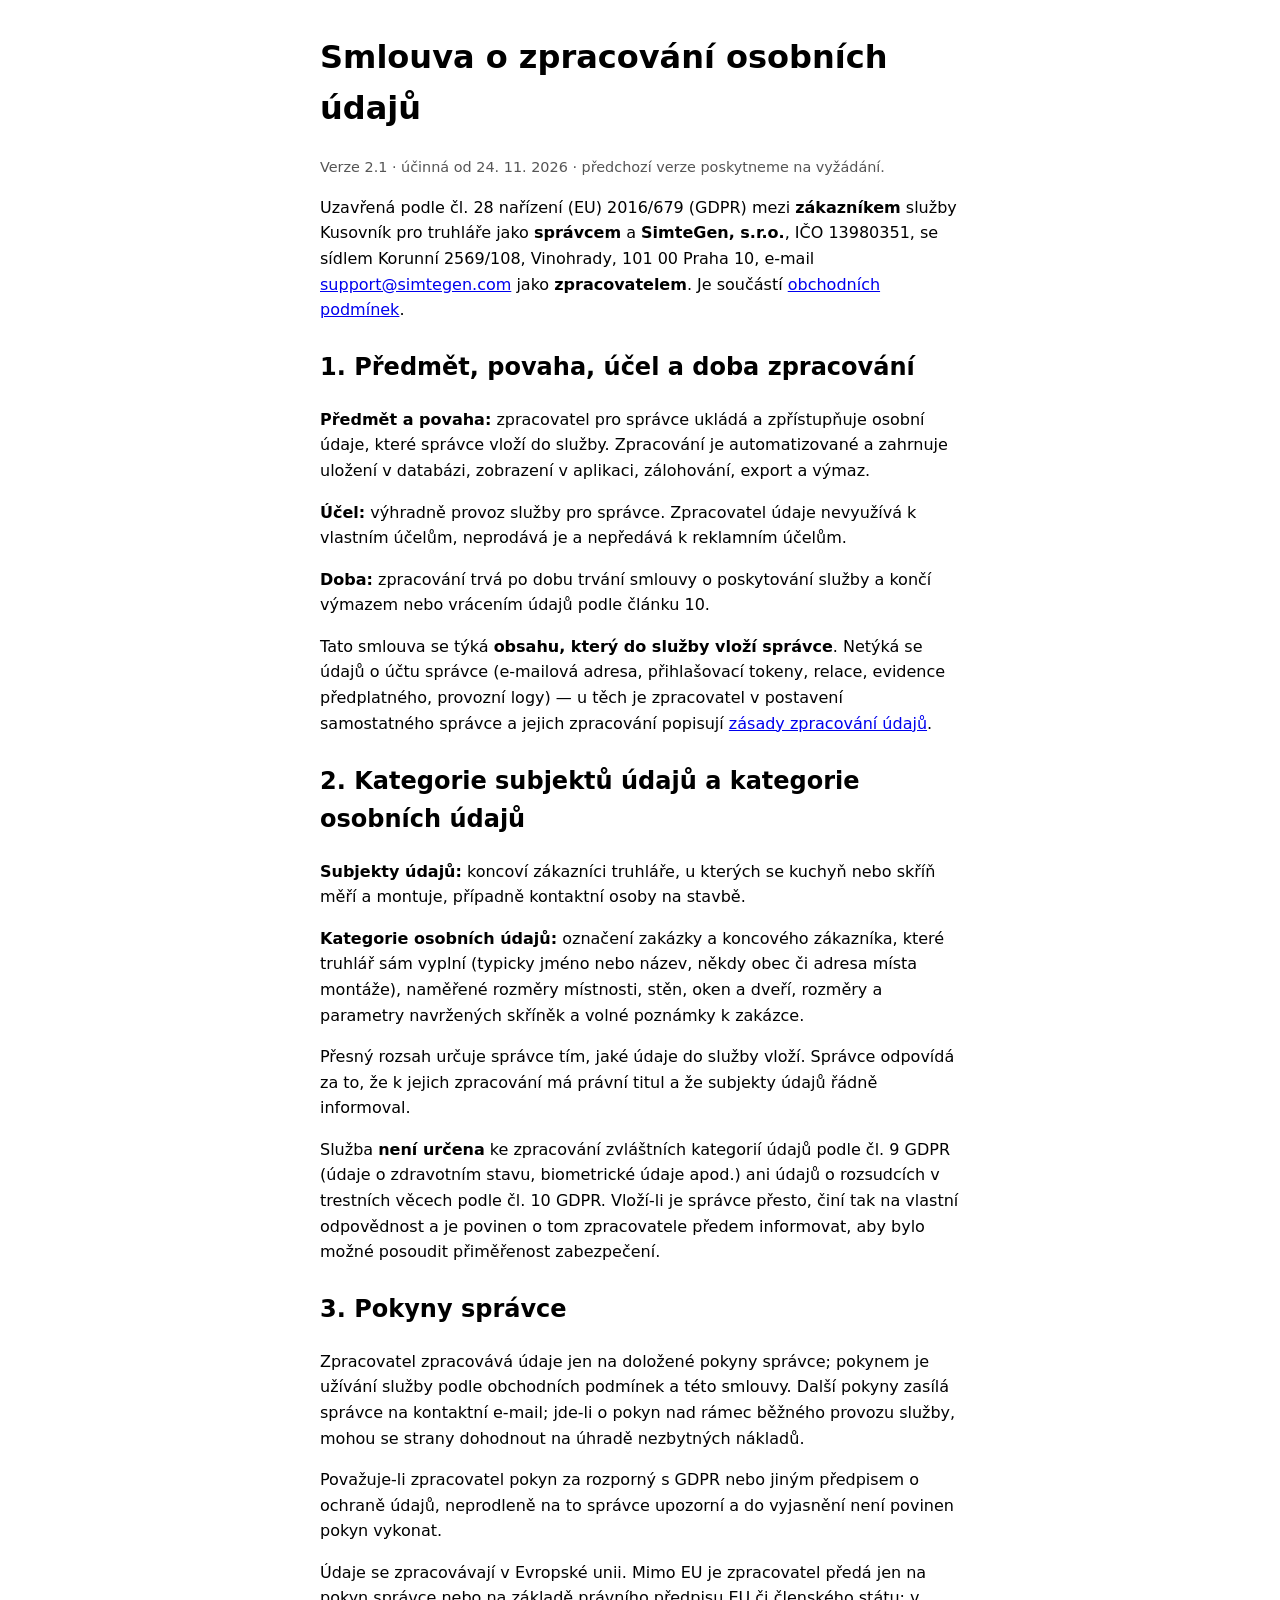
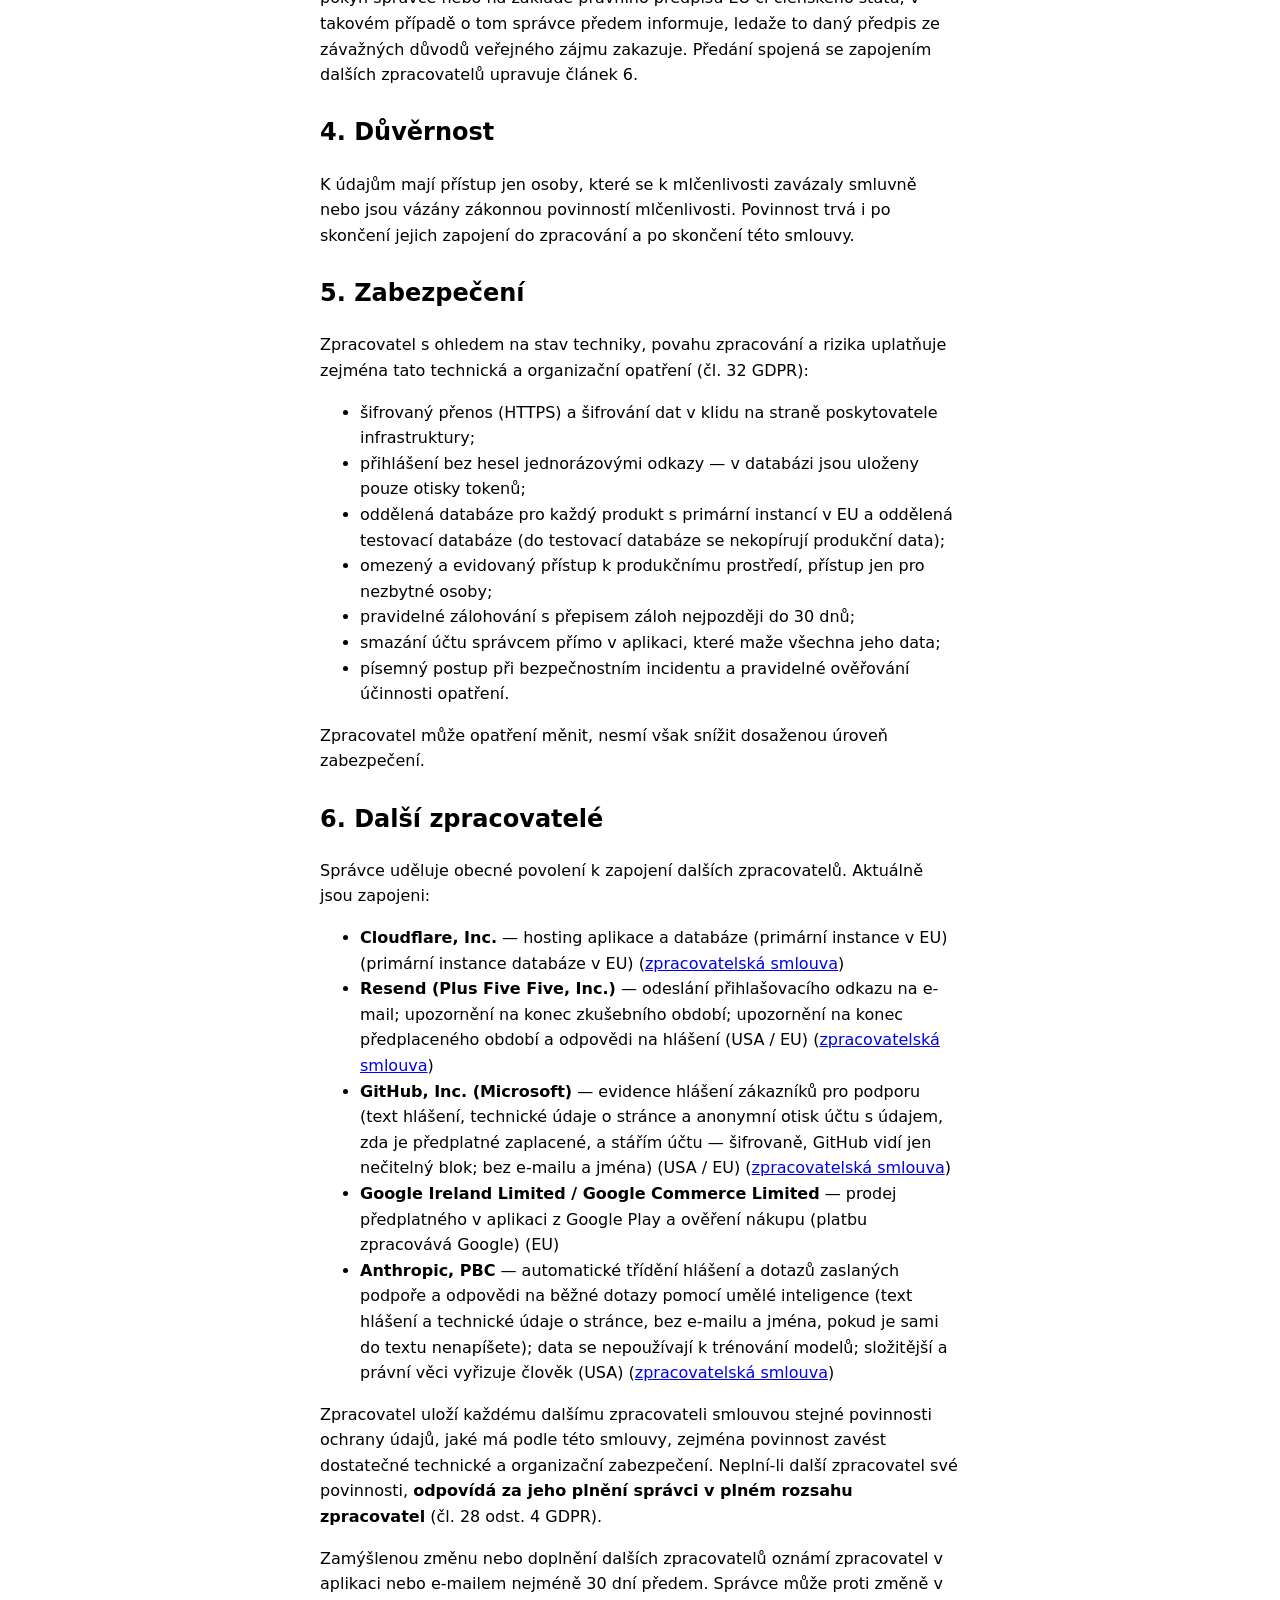
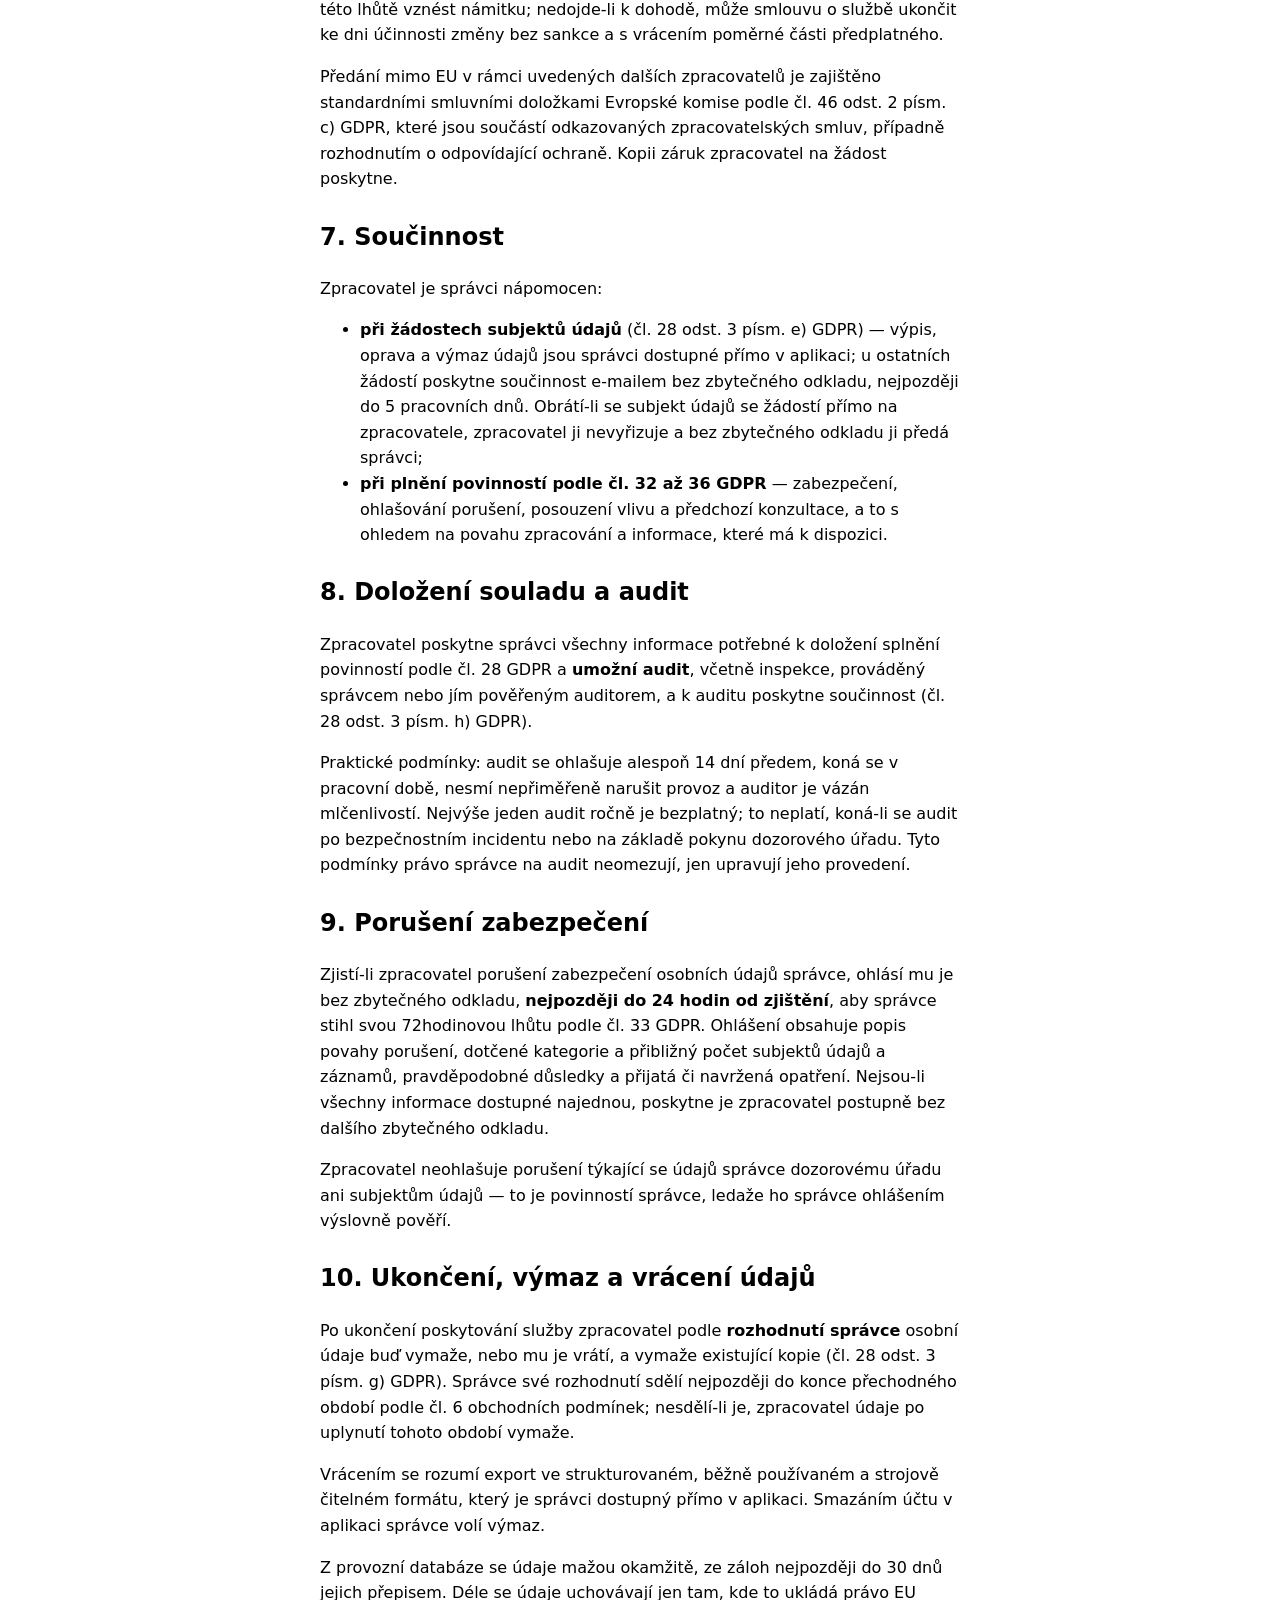
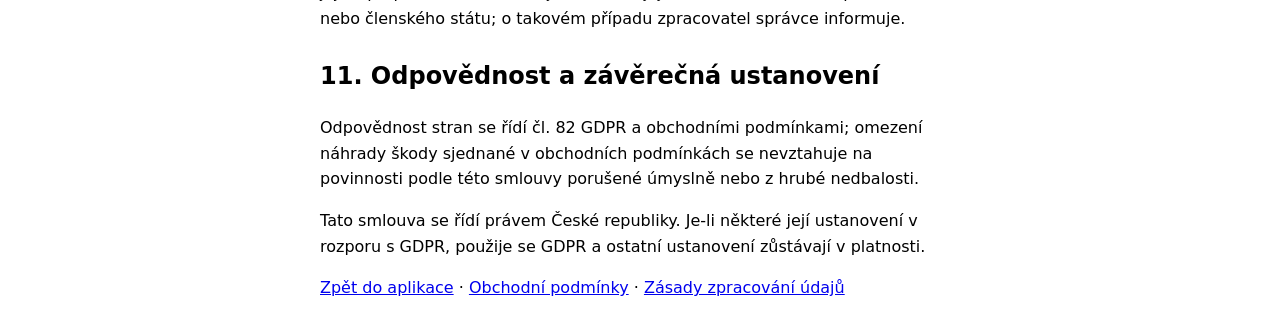
<file: web/zpracovatelska-smlouva.html>
<!doctype html>
<!-- GENEROVANÝ SOUBOR — neupravuj ručně. Zdroj: data-manifest.json, generátor: vykresli_zasady.py. -->
<html lang="cs">
<head>
  <meta charset="utf-8">
  <meta name="viewport" content="width=device-width, initial-scale=1">
  <title>Zpracovatelská smlouva — Kusovník pro truhláře</title>
  <style>
    body { font-family: system-ui, sans-serif; max-width: 40rem; margin: 2rem auto; padding: 0 1rem; line-height: 1.6; }
    table { border-collapse: collapse; width: 100%; }
    th, td { text-align: left; padding: 0.4rem 0.6rem; border-bottom: 1px solid #ccc; vertical-align: top; }
    h2 { margin-top: 1.6rem; }
    .doplnit { background: #ffe8e8; border-bottom: 2px solid #c00; padding: 0 0.2rem; font-weight: 600; }
    .meta { font-size: 0.9rem; color: #555; }
    .spotrebitel { border-left: 3px solid #2b6cb0; background: #eef5fb; padding: 0.6rem 0.9rem; }
    .formular { border: 1px solid #999; padding: 1rem 1.2rem; }
  </style>
</head>
<body>
  <h1>Smlouva o zpracování osobních údajů</h1>
  <p class="meta">Verze 2.1 · účinná od 24. 11. 2026 · předchozí verze poskytneme na vyžádání.</p>

  <p>Uzavřená podle čl. 28 nařízení (EU) 2016/679 (GDPR) mezi <strong>zákazníkem</strong>
  služby Kusovník pro truhláře jako <strong>správcem</strong> a <strong>SimteGen, s.r.o.</strong>, IČO 13980351, se sídlem Korunní 2569/108, Vinohrady, 101 00 Praha 10, e-mail <a href="mailto:support@simtegen.com">support@simtegen.com</a>
  jako <strong>zpracovatelem</strong>. Je součástí
  <a href="podminky.html">obchodních podmínek</a>.</p>

  <h2>1. Předmět, povaha, účel a doba zpracování</h2>
  <p><strong>Předmět a povaha:</strong> zpracovatel pro správce ukládá a zpřístupňuje osobní
  údaje, které správce vloží do služby. Zpracování je automatizované a zahrnuje uložení
  v databázi, zobrazení v aplikaci, zálohování, export a výmaz.</p>
  <p><strong>Účel:</strong> výhradně provoz služby pro správce. Zpracovatel údaje nevyužívá
  k vlastním účelům, neprodává je a nepředává k reklamním účelům.</p>
  <p><strong>Doba:</strong> zpracování trvá po dobu trvání smlouvy o poskytování služby
  a končí výmazem nebo vrácením údajů podle článku 10.</p>
  <p>Tato smlouva se týká <strong>obsahu, který do služby vloží správce</strong>. Netýká se
  údajů o účtu správce (e-mailová adresa, přihlašovací tokeny, relace, evidence předplatného,
  provozní logy) — u těch je zpracovatel v postavení samostatného správce a jejich zpracování
  popisují <a href="zasady.html">zásady zpracování údajů</a>.</p>

  <h2>2. Kategorie subjektů údajů a kategorie osobních údajů</h2>
  <p><strong>Subjekty údajů:</strong> koncoví zákazníci truhláře, u kterých se kuchyň nebo skříň měří a montuje, případně kontaktní osoby na stavbě.</p>
  <p><strong>Kategorie osobních údajů:</strong> označení zakázky a koncového zákazníka, které truhlář sám vyplní (typicky jméno nebo název, někdy obec či adresa místa montáže), naměřené rozměry místnosti, stěn, oken a dveří, rozměry a parametry navržených skříněk a volné poznámky k zakázce.</p>
  <p>Přesný rozsah určuje správce tím, jaké údaje do služby vloží. Správce odpovídá za to,
  že k jejich zpracování má právní titul a že subjekty údajů řádně informoval.</p>
  <p>Služba <strong>není určena</strong> ke zpracování zvláštních kategorií údajů podle
  čl. 9 GDPR (údaje o zdravotním stavu, biometrické údaje apod.) ani údajů o rozsudcích
  v trestních věcech podle čl. 10 GDPR. Vloží-li je správce přesto, činí tak na vlastní
  odpovědnost a je povinen o tom zpracovatele předem informovat, aby bylo možné posoudit
  přiměřenost zabezpečení.</p>

  <h2>3. Pokyny správce</h2>
  <p>Zpracovatel zpracovává údaje jen na doložené pokyny správce; pokynem je užívání služby
  podle obchodních podmínek a této smlouvy. Další pokyny zasílá správce na kontaktní e-mail;
  jde-li o pokyn nad rámec běžného provozu služby, mohou se strany dohodnout na úhradě
  nezbytných nákladů.</p>
  <p>Považuje-li zpracovatel pokyn za rozporný s GDPR nebo jiným předpisem o ochraně údajů,
  neprodleně na to správce upozorní a do vyjasnění není povinen pokyn vykonat.</p>
  <p>Údaje se zpracovávají v Evropské unii. Mimo EU je zpracovatel předá jen na pokyn správce
  nebo na základě právního předpisu EU či členského státu; v takovém případě o tom správce
  předem informuje, ledaže to daný předpis ze závažných důvodů veřejného zájmu zakazuje.
  Předání spojená se zapojením dalších zpracovatelů upravuje článek 6.</p>

  <h2>4. Důvěrnost</h2>
  <p>K údajům mají přístup jen osoby, které se k mlčenlivosti zavázaly smluvně nebo jsou
  vázány zákonnou povinností mlčenlivosti. Povinnost trvá i po skončení jejich zapojení
  do zpracování a po skončení této smlouvy.</p>

  <h2>5. Zabezpečení</h2>
  <p>Zpracovatel s ohledem na stav techniky, povahu zpracování a rizika uplatňuje zejména
  tato technická a organizační opatření (čl. 32 GDPR):</p>
  <ul>
    <li>šifrovaný přenos (HTTPS) a šifrování dat v klidu na straně poskytovatele infrastruktury;</li>
    <li>přihlášení bez hesel jednorázovými odkazy — v databázi jsou uloženy pouze otisky tokenů;</li>
    <li>oddělená databáze pro každý produkt s primární instancí v EU a oddělená testovací databáze
    (do testovací databáze se nekopírují produkční data);</li>
    <li>omezený a evidovaný přístup k produkčnímu prostředí, přístup jen pro nezbytné osoby;</li>
    <li>pravidelné zálohování s přepisem záloh nejpozději do 30 dnů;</li>
    <li>smazání účtu správcem přímo v aplikaci, které maže všechna jeho data;</li>
    <li>písemný postup při bezpečnostním incidentu a pravidelné ověřování účinnosti opatření.</li>
  </ul>
  <p>Zpracovatel může opatření měnit, nesmí však snížit dosaženou úroveň zabezpečení.</p>

  <h2>6. Další zpracovatelé</h2>
  <p>Správce uděluje obecné povolení k zapojení dalších zpracovatelů. Aktuálně jsou zapojeni:</p>
  <ul>
    <li><strong>Cloudflare, Inc.</strong> — hosting aplikace a databáze (primární instance v EU) (primární instance databáze v EU) (<a href="https://www.cloudflare.com/cloudflare-customer-dpa/">zpracovatelská smlouva</a>)</li>
    <li><strong>Resend (Plus Five Five, Inc.)</strong> — odeslání přihlašovacího odkazu na e-mail; upozornění na konec zkušebního období; upozornění na konec předplaceného období a odpovědi na hlášení (USA / EU) (<a href="https://resend.com/legal/dpa">zpracovatelská smlouva</a>)</li>
    <li><strong>GitHub, Inc. (Microsoft)</strong> — evidence hlášení zákazníků pro podporu (text hlášení, technické údaje o stránce a anonymní otisk účtu s údajem, zda je předplatné zaplacené, a stářím účtu — šifrovaně, GitHub vidí jen nečitelný blok; bez e-mailu a jména) (USA / EU) (<a href="https://github.com/customer-terms/github-data-protection-agreement">zpracovatelská smlouva</a>)</li>
    <li><strong>Google Ireland Limited / Google Commerce Limited</strong> — prodej předplatného v aplikaci z Google Play a ověření nákupu (platbu zpracovává Google) (EU)</li>
    <li><strong>Anthropic, PBC</strong> — automatické třídění hlášení a dotazů zaslaných podpoře a odpovědi na běžné dotazy pomocí umělé inteligence (text hlášení a technické údaje o stránce, bez e-mailu a jména, pokud je sami do textu nenapíšete); data se nepoužívají k trénování modelů; složitější a právní věci vyřizuje člověk (USA) (<a href="https://www.anthropic.com/legal/data-processing-addendum">zpracovatelská smlouva</a>)</li>
  </ul>
  <p>Zpracovatel uloží každému dalšímu zpracovateli smlouvou stejné povinnosti ochrany údajů,
  jaké má podle této smlouvy, zejména povinnost zavést dostatečné technické a organizační
  zabezpečení. Neplní-li další zpracovatel své povinnosti, <strong>odpovídá za jeho plnění
  správci v plném rozsahu zpracovatel</strong> (čl. 28 odst. 4 GDPR).</p>
  <p>Zamýšlenou změnu nebo doplnění dalších zpracovatelů oznámí zpracovatel v aplikaci nebo
  e-mailem nejméně 30 dní předem. Správce může proti změně v této lhůtě vznést námitku;
  nedojde-li k dohodě, může smlouvu o službě ukončit ke dni účinnosti změny bez sankce
  a s vrácením poměrné části předplatného.</p>
  <p>Předání mimo EU v rámci uvedených dalších zpracovatelů je zajištěno standardními
  smluvními doložkami Evropské komise podle čl. 46 odst. 2 písm. c) GDPR, které jsou součástí
  odkazovaných zpracovatelských smluv, případně rozhodnutím o odpovídající ochraně.
  Kopii záruk zpracovatel na žádost poskytne.</p>

  <h2>7. Součinnost</h2>
  <p>Zpracovatel je správci nápomocen:</p>
  <ul>
    <li><strong>při žádostech subjektů údajů</strong> (čl. 28 odst. 3 písm. e) GDPR) — výpis,
    oprava a výmaz údajů jsou správci dostupné přímo v aplikaci; u ostatních žádostí poskytne
    součinnost e-mailem bez zbytečného odkladu, nejpozději do 5 pracovních dnů. Obrátí-li se
    subjekt údajů se žádostí přímo na zpracovatele, zpracovatel ji nevyřizuje a bez zbytečného
    odkladu ji předá správci;</li>
    <li><strong>při plnění povinností podle čl. 32 až 36 GDPR</strong> — zabezpečení,
    ohlašování porušení, posouzení vlivu a předchozí konzultace, a to s ohledem na povahu
    zpracování a informace, které má k dispozici.</li>
  </ul>

  <h2>8. Doložení souladu a audit</h2>
  <p>Zpracovatel poskytne správci všechny informace potřebné k doložení splnění povinností
  podle čl. 28 GDPR a <strong>umožní audit</strong>, včetně inspekce, prováděný správcem nebo
  jím pověřeným auditorem, a k auditu poskytne součinnost (čl. 28 odst. 3 písm. h) GDPR).</p>
  <p>Praktické podmínky: audit se ohlašuje alespoň 14 dní předem, koná se v pracovní době,
  nesmí nepřiměřeně narušit provoz a auditor je vázán mlčenlivostí. Nejvýše jeden audit ročně
  je bezplatný; to neplatí, koná-li se audit po bezpečnostním incidentu nebo na základě
  pokynu dozorového úřadu. Tyto podmínky právo správce na audit neomezují, jen upravují
  jeho provedení.</p>

  <h2>9. Porušení zabezpečení</h2>
  <p>Zjistí-li zpracovatel porušení zabezpečení osobních údajů správce, ohlásí mu je
  bez zbytečného odkladu, <strong>nejpozději do 24 hodin od zjištění</strong>, aby správce
  stihl svou 72hodinovou lhůtu podle čl. 33 GDPR. Ohlášení obsahuje popis povahy porušení,
  dotčené kategorie a přibližný počet subjektů údajů a záznamů, pravděpodobné důsledky
  a přijatá či navržená opatření. Nejsou-li všechny informace dostupné najednou, poskytne
  je zpracovatel postupně bez dalšího zbytečného odkladu.</p>
  <p>Zpracovatel neohlašuje porušení týkající se údajů správce dozorovému úřadu ani subjektům
  údajů — to je povinností správce, ledaže ho správce ohlášením výslovně pověří.</p>

  <h2>10. Ukončení, výmaz a vrácení údajů</h2>
  <p>Po ukončení poskytování služby zpracovatel podle <strong>rozhodnutí správce</strong>
  osobní údaje buď vymaže, nebo mu je vrátí, a vymaže existující kopie
  (čl. 28 odst. 3 písm. g) GDPR). Správce své rozhodnutí sdělí nejpozději do konce
  přechodného období podle čl. 6 obchodních podmínek; nesdělí-li je, zpracovatel údaje
  po uplynutí tohoto období vymaže.</p>
  <p>Vrácením se rozumí export ve strukturovaném, běžně používaném a strojově čitelném formátu,
  který je správci dostupný přímo v aplikaci. Smazáním účtu v aplikaci správce volí výmaz.</p>
  <p>Z provozní databáze se údaje mažou okamžitě, ze záloh nejpozději do 30 dnů jejich přepisem.
  Déle se údaje uchovávají jen tam, kde to ukládá právo EU nebo členského státu;
  o takovém případu zpracovatel správce informuje.</p>

  <h2>11. Odpovědnost a závěrečná ustanovení</h2>
  <p>Odpovědnost stran se řídí čl. 82 GDPR a obchodními podmínkami; omezení náhrady škody
  sjednané v obchodních podmínkách se nevztahuje na povinnosti podle této smlouvy porušené
  úmyslně nebo z hrubé nedbalosti.</p>
  <p>Tato smlouva se řídí právem České republiky. Je-li některé její ustanovení v rozporu
  s GDPR, použije se GDPR a ostatní ustanovení zůstávají v platnosti.</p>

  <p><a href="index.html">Zpět do aplikace</a> ·
  <a href="podminky.html">Obchodní podmínky</a> ·
  <a href="zasady.html">Zásady zpracování údajů</a></p>
</body>
</html>
</file>
<file: web/styl.css>
/* simtegen-navrh v3 — „Papír a výkres“. NEUPRAVOVAT V PRODUKTU.
 *
 * Společný návrhový systém všech appek SimteGen. Stavitel ho při každé
 * stavbě přepíše aktuální verzí ze šablony (stejně jako generátor zásad),
 * takže úprava tady by zmizela — barvu produktu nese web/produkt.css,
 * rozložení konkrétní obrazovky třídy níž.
 *
 * Proč takhle (v1 → v2): appky vypadaly jako první, co vygeneruje AI.
 * v2 přidala firemní podpis: teplý papír, vlasové linky, Plex Mono,
 * obří čísla, černá hlavní akce, barva produktu jen jako ukazatel.
 *
 * Proč v3: v2 vynucovala všechny vrstvy podpisu naráz — tečky, ořezové
 * značky, mono štítky velkými písmeny, číslované sekce, obří číslo — a
 * zákazníci appky četli jako nepřehledné. Podpis teď nesou logo, úvodní
 * obrazovka, papír, černá akce a barva produktu; text je obyčejné písmo
 * ve větách, mono jen na rozměry a kódy. Přibyl druhý typ obrazovky,
 * „nástroj“ (.nastroj, .platno) — výkres přes celou plochu, protože
 * u produktů, kde zákazník něco skládá, je výkres ta hodnota, ne číslo.
 *
 * Tři šířky, jeden soubor:
 *   telefon  < 768 px   jeden sloupec, menu dole, hlavní akce v dosahu palce
 *   tablet   768–1199   úzký levý pruh s ikonami, 12sloupcová mřížka
 *   notebook ≥ 1200     boční menu s textem, obsah do 1200 px
 *
 * Pravidla, která drží samo: dotyk ≥ 44 px, kontrast textu ≥ 4.5:1,
 * pohyb jen transform/opacity a prefers-reduced-motion ho vypíná,
 * bezpečné okraje telefonu, písma přibalená (žádný cizí server).
 */

@font-face {
  font-family: "Schibsted Grotesk";
  src: url("pismo/schibsted-grotesk.woff2") format("woff2");
  font-weight: 400 900; font-style: normal; font-display: swap;
}
@font-face {
  font-family: "Plex Mono";
  src: url("pismo/plex-mono-400.woff2") format("woff2");
  font-weight: 400; font-style: normal; font-display: swap;
}
@font-face {
  font-family: "Plex Mono";
  src: url("pismo/plex-mono-500.woff2") format("woff2");
  font-weight: 500; font-style: normal; font-display: swap;
}

:root {
  /* Firma — papír a inkoust. */
  --barva-papir: #f6f4ef;
  --barva-list: #ffffff;
  --barva-inkoust: #141414;
  --barva-tuzka: #5e5c57;
  --barva-tuzka-2: #8a877f;
  --barva-tuzka-3: #a9a59c;
  --barva-linka: #dcd8cf;
  --barva-linka-2: #c9c4b8;
  --barva-tecka: #ddd8cd;
  /* Produkt — přepisuje web/produkt.css. */
  --barva-produktu: #c2410c;
  /* Stavy. */
  --barva-chyba: #a3301c;
  --barva-chyba-pozadi: #fbeae6;
  --barva-uspech: #24613a;
  --barva-uspech-pozadi: #e7f2ea;
  --barva-varovani: #8a5a12;
  --barva-varovani-pozadi: #fbf1dc;

  /* Názvy z v1 — starší produkty je používají, ať se nerozbijí. */
  --barva-pozadi: var(--barva-papir);
  --barva-plocha: var(--barva-list);
  --barva-plocha-2: #eeebe4;
  --barva-text: var(--barva-inkoust);
  --barva-text-2: var(--barva-tuzka);
  /* Text is pencil at the lightest: tuzka-2/-3 fail WCAG on paper (2.2–3.4:1)
     and are for lines, segments and ticks only — vizualni_kontrola.py measures it. */
  --barva-text-3: var(--barva-tuzka);
  --barva-okraj: var(--barva-linka);
  --barva-akcent: var(--barva-inkoust);
  --barva-akcent-tmava: #000000;
  --barva-akcent-text: var(--barva-papir);

  --pismo: "Schibsted Grotesk", "Helvetica Neue", Arial, system-ui, sans-serif;
  --pismo-mono: "Plex Mono", ui-monospace, Consolas, monospace;

  /* v2 had 5.5–11 rem: the number outshouted the screen it was meant to
     summarise. Nothing below 13 px — vizualni_kontrola.py measures it. */
  --velikost-obri: clamp(3.25rem, 13vw, 5.5rem); /* hlavní číslo */
  --velikost-1: 1.625rem;  /* nadpis obrazovky */
  --velikost-2: 1.125rem;  /* nadpis sekce */
  --velikost-3: 1rem;      /* text */
  --velikost-4: 0.875rem;  /* popisky */
  --velikost-5: 0.8125rem; /* nejmenší text: mono rozměry, kódy */

  --mezera-1: 0.25rem;
  --mezera-2: 0.5rem;
  --mezera-3: 0.75rem;
  --mezera-4: 1rem;
  --mezera-5: 1.5rem;
  --mezera-6: 2rem;
  --mezera-7: 3rem;

  --radius: 0;
  --radius-maly: 0;
  --stin: none;
  --dotyk: 44px;
  --prechod: 180ms ease;
  --sirka-obsahu: 75rem;
  --sirka-pruhu: 7rem;
  --sirka-menu: 15rem;
}

@media (prefers-color-scheme: dark) {
  :root {
    --barva-papir: #161513;
    --barva-list: #1e1d1a;
    --barva-inkoust: #ece9e2;
    --barva-tuzka: #b3afa6;
    --barva-tuzka-2: #8f8b83;
    --barva-tuzka-3: #77736b;
    --barva-linka: #34322d;
    --barva-linka-2: #46433d;
    --barva-tecka: #2a2925;
    --barva-plocha-2: #26241f;
    --barva-akcent-tmava: #ffffff;
    --barva-chyba: #f08a73;
    --barva-chyba-pozadi: #3a1d17;
    --barva-uspech: #7fc896;
    --barva-uspech-pozadi: #17301f;
    --barva-varovani: #e3b25c;
    --barva-varovani-pozadi: #3a2d12;
  }
}

@media (prefers-reduced-motion: reduce) {
  :root { --prechod: 0ms; }
  *, *::before, *::after { animation: none !important; transition: none !important; }
}

/* ── Základ ───────────────────────────────────────────────────────── */
*, *::before, *::after { box-sizing: border-box; }
html { -webkit-text-size-adjust: 100%; }
/* Plain paper. The dot grid lives on the splash and the store graphics,
   where it is the firm's signature — under content it was noise. */
body {
  margin: 0; min-height: 100dvh;
  background-color: var(--barva-papir);
  color: var(--barva-inkoust);
  font-family: var(--pismo); font-size: var(--velikost-3); line-height: 1.5;
  -webkit-font-smoothing: antialiased; text-rendering: optimizeLegibility;
}
h1, h2, h3, p { margin: 0; }
h1 { font-size: var(--velikost-1); line-height: 1.15; font-weight: 700; letter-spacing: -0.035em; }
h2 { font-size: var(--velikost-2); line-height: 1.3; font-weight: 700; letter-spacing: -0.02em; }
p, .popisek { color: var(--barva-tuzka); text-wrap: pretty; }
.popisek { font-size: var(--velikost-4); }
a { color: var(--barva-inkoust); text-underline-offset: 3px; }
a:hover { color: var(--barva-produktu); }
:focus-visible { outline: 2px solid var(--barva-produktu); outline-offset: 2px; }
code, kbd, .mono { font-family: var(--pismo-mono); }

/* Labels and section titles are plain words. v2 set them in spaced mono
   capitals; a whole screen of those read as one grey texture, and the
   eye found no place to start. Mono stays for what is measured or coded. */
.stitek { font-size: var(--velikost-4); font-weight: 500; color: var(--barva-tuzka); }
.sekce-titulek {
  display: flex; justify-content: space-between; align-items: baseline; gap: var(--mezera-3);
  padding-bottom: var(--mezera-2); border-bottom: 1px solid var(--barva-linka);
  font-size: var(--velikost-2); font-weight: 700; letter-spacing: -0.02em; color: var(--barva-inkoust);
}
.sekce-titulek a { color: var(--barva-inkoust); font-size: var(--velikost-4); font-weight: 500; letter-spacing: 0; }
.rozmer { font-family: var(--pismo-mono); font-size: var(--velikost-5); color: var(--barva-tuzka); }

/* ── Kostra aplikace ──────────────────────────────────────────────── */
.appka { min-height: 100dvh; display: flex; flex-direction: column; }
.hlavicka {
  position: sticky; top: 0; z-index: 10;
  display: flex; align-items: center; gap: var(--mezera-3);
  padding: calc(var(--mezera-3) + env(safe-area-inset-top)) var(--mezera-5) var(--mezera-3);
  background: var(--barva-papir); border-bottom: 1px solid var(--barva-linka);
}
.hlavicka h1 { font-size: var(--velikost-2); flex: 1; display: flex; align-items: center; gap: var(--mezera-2); }
.hlavicka h1::before { content: ""; width: 11px; height: 11px; background: var(--barva-produktu); flex-shrink: 0; }
.hlavicka .stitek { display: block; }
.obsah {
  flex: 1; width: 100%; max-width: var(--sirka-obsahu); margin: 0 auto;
  padding: var(--mezera-5) var(--mezera-5) var(--mezera-7);
  display: flex; flex-direction: column; gap: var(--mezera-5);
}
.obsah > * { max-width: 100%; }

/* Hlavní akce dole v dosahu palce (na telefonu), jinak v toku stránky. */
.lista-dole {
  position: sticky; bottom: 0; z-index: 10;
  display: flex; gap: var(--mezera-2);
  padding: var(--mezera-3) var(--mezera-5) calc(var(--mezera-3) + env(safe-area-inset-bottom));
  background: var(--barva-papir); border-top: 1px solid var(--barva-linka);
}
.lista-dole .tlacitko { flex: 1; }

/* Navigace: telefon = pás dole s textem, tablet = levý pruh s ikonami,
 * notebook = boční menu s textem. Položky jsou <a> nebo <button>,
 * aktivní nese aria-current="page" a čtvereček v barvě produktu. */
.navigace {
  position: sticky; bottom: 0; z-index: 11; order: 99;
  display: grid; grid-auto-flow: column; grid-auto-columns: minmax(0, 1fr);
  background: var(--barva-papir); border-top: 1px solid var(--barva-inkoust);
  padding-bottom: env(safe-area-inset-bottom);
}
.navigace > a, .navigace > button {
  min-height: 58px; display: flex; align-items: center; justify-content: center; gap: 6px;
  background: none; border: 0; padding: 0 var(--mezera-2); cursor: pointer;
  font: inherit; font-size: var(--velikost-4); color: var(--barva-tuzka); text-decoration: none;
}
.navigace > a svg, .navigace > button svg { display: none; width: 22px; height: 22px; }
.navigace [aria-current="page"] { color: var(--barva-inkoust); font-weight: 700; }
.navigace [aria-current="page"]::before { content: ""; width: 7px; height: 7px; background: var(--barva-produktu); }
.navigace .znacka, .navigace .verze, .navigace .mezera { display: none; }
/* Na telefonu je Nahlásit chybu v hlavičce; v menu dole by se opakovalo. */
.navigace .nahlasit-chybu { display: none; }

/* Značka SimteGen „Díl“ (mřížka 5 × 5 modulů): blok 4 × 4 s vykousnutým
   čtvrtkruhem v rohu a kulatý díl v barvě produktu, který z něj vyšel.
   Tahle čistá podoba je pro malé velikosti (hlavička, menu, grafika);
   velkou s detailem a animací kreslí simtegen.js na úvodní obrazovce. */
.znacka-ctverec {
  width: 30px; height: 30px; position: relative; flex-shrink: 0;
}
.znacka-ctverec::before {
  content: ""; position: absolute; left: 0; top: 20%; width: 80%; height: 80%; background: var(--barva-inkoust);
  -webkit-mask: url("data:image/svg+xml,%3Csvg xmlns='http://www.w3.org/2000/svg' viewBox='0 10 40 40'%3E%3Cpath d='M0 10H30A10 10 0 0 0 40 20V50H0Z'/%3E%3C/svg%3E") 0 0 / 100% 100% no-repeat;
  mask: url("data:image/svg+xml,%3Csvg xmlns='http://www.w3.org/2000/svg' viewBox='0 10 40 40'%3E%3Cpath d='M0 10H30A10 10 0 0 0 40 20V50H0Z'/%3E%3C/svg%3E") 0 0 / 100% 100% no-repeat;
}
.znacka-ctverec::after {
  content: ""; position: absolute; left: 68%; top: 0; width: 32%; height: 32%; border-radius: 50%; background: var(--barva-produktu);
}
.znacka-slovo { font-weight: 700; font-size: 1.375rem; letter-spacing: -0.05em; line-height: 1; color: var(--barva-inkoust); }

/* Obrazovky v jedné stránce (přepíná se třídou .aktivni). */
.obrazovka { display: none; animation: obrazovka-in var(--prechod) both; }
.obrazovka.aktivni { display: flex; flex-direction: column; gap: var(--mezera-5); }
@keyframes obrazovka-in { from { opacity: 0; transform: translateY(6px); } to { opacity: 1; transform: none; } }

/* ── Mřížka obsahu ────────────────────────────────────────────────── */
.mrizka { display: grid; grid-template-columns: minmax(0, 1fr); gap: var(--mezera-5); align-items: start; }
.dva-sloupce { display: grid; grid-template-columns: repeat(auto-fit, minmax(min(22rem, 100%), 1fr)); gap: var(--mezera-6) var(--mezera-7); align-items: start; }
.sloupec { display: flex; flex-direction: column; gap: var(--mezera-4); min-width: 0; }

/* ── Tlačítka ─────────────────────────────────────────────────────── */
.tlacitko {
  min-height: 54px; padding: 0 var(--mezera-5);
  display: inline-flex; align-items: center; justify-content: space-between; gap: var(--mezera-3);
  background: var(--barva-inkoust); color: var(--barva-papir);
  border: 1px solid var(--barva-inkoust); border-radius: 0; cursor: pointer;
  font: inherit; font-size: 1.0625rem; font-weight: 500; text-decoration: none;
  transition: transform var(--prechod), background var(--prechod);
}
.tlacitko::after {
  content: ""; width: 18px; height: 18px; flex-shrink: 0;
  background: currentColor;
  -webkit-mask: url("data:image/svg+xml,%3Csvg xmlns='http://www.w3.org/2000/svg' viewBox='0 0 24 24' fill='none' stroke='black' stroke-width='1.8'%3E%3Cpath d='M5 12h14M13 6l6 6-6 6'/%3E%3C/svg%3E") center / contain no-repeat;
          mask: url("data:image/svg+xml,%3Csvg xmlns='http://www.w3.org/2000/svg' viewBox='0 0 24 24' fill='none' stroke='black' stroke-width='1.8'%3E%3Cpath d='M5 12h14M13 6l6 6-6 6'/%3E%3C/svg%3E") center / contain no-repeat;
}
.tlacitko:hover { background: var(--barva-akcent-tmava); color: var(--barva-papir); }
.tlacitko:active { transform: translateY(1px); }
.tlacitko:disabled { opacity: 0.45; cursor: default; transform: none; }
.tlacitko.tiche, .tlacitko.vedlejsi {
  min-height: var(--dotyk); background: var(--barva-list); color: var(--barva-inkoust); border-color: var(--barva-inkoust);
  font-size: var(--velikost-3); justify-content: center;
}
.tlacitko.tiche::after, .tlacitko.vedlejsi::after, .tlacitko.varovne::after, .tlacitko.ikona::after, .tlacitko.bez-sipky::after { display: none; }
.tlacitko.tiche:hover, .tlacitko.vedlejsi:hover { background: var(--barva-plocha-2); color: var(--barva-inkoust); }
.tlacitko.varovne { min-height: var(--dotyk); background: var(--barva-list); color: var(--barva-chyba); border-color: var(--barva-chyba); font-size: var(--velikost-3); justify-content: center; }
.tlacitko.varovne:hover { background: var(--barva-chyba-pozadi); color: var(--barva-chyba); }
.tlacitko.ikona { width: var(--dotyk); min-height: var(--dotyk); padding: 0; justify-content: center; background: var(--barva-list); color: var(--barva-inkoust); border-color: var(--barva-linka); }
.tlacitko.ikona:hover { background: var(--barva-plocha-2); color: var(--barva-inkoust); }
.tlacitko.plne { width: 100%; }
.tlacitko kbd { font-size: var(--velikost-5); padding: 2px 6px; border: 1px solid currentColor; opacity: 0.6; }

/* Nahlásit chybu — povinně na každé obrazovce, vždy po ruce. */
.nahlasit-chybu {
  display: inline-flex; align-items: center; gap: var(--mezera-2);
  min-height: var(--dotyk); min-width: var(--dotyk); justify-content: center;
  background: var(--barva-list); color: var(--barva-inkoust);
  border: 1px solid var(--barva-linka); cursor: pointer; font: inherit; font-size: var(--velikost-4);
}
.nahlasit-chybu svg { width: 20px; height: 20px; }
/* In the footer the report button reads as a link — present on every screen,
   also before login (that is when people most need it). */
.paticka .nahlasit-chybu { min-width: 0; padding: 0; border: 0; background: none; font: inherit; letter-spacing: inherit; text-transform: inherit; color: var(--barva-inkoust); text-decoration: underline; text-underline-offset: 3px; }

/* ── Formuláře ────────────────────────────────────────────────────── */
.pole { display: flex; flex-direction: column; gap: var(--mezera-1); }
.pole label, label.stitek { font-size: var(--velikost-4); font-weight: 500; color: var(--barva-inkoust); }
.pole input, .pole select, .pole textarea {
  min-height: 48px; padding: 0 var(--mezera-4); width: 100%;
  font: inherit; font-size: var(--velikost-3); color: var(--barva-inkoust);
  background: var(--barva-list); border: 1px solid var(--barva-linka); border-bottom: 2px solid var(--barva-inkoust); border-radius: 0;
}
.pole textarea { padding: var(--mezera-3) var(--mezera-4); min-height: 6rem; resize: vertical; }
.pole input:focus, .pole select:focus, .pole textarea:focus { outline: none; border-bottom-color: var(--barva-produktu); }
.pole .napoveda { font-size: var(--velikost-4); color: var(--barva-tuzka); }
.pole.chybne input, .pole.chybne select, .pole.chybne textarea { border-bottom-color: var(--barva-chyba); }
.pole .chyba { font-size: var(--velikost-4); color: var(--barva-chyba); }
.volba { display: flex; align-items: flex-start; gap: var(--mezera-3); min-height: var(--dotyk); padding: var(--mezera-2) 0; font-size: var(--velikost-4); color: var(--barva-inkoust); cursor: pointer; }
.volba input { width: 22px; height: 22px; margin: 1px 0 0; accent-color: var(--barva-inkoust); flex-shrink: 0; }

/* ── Plochy ───────────────────────────────────────────────────────── */
.karta { background: var(--barva-list); border: 1px solid var(--barva-linka); padding: var(--mezera-5); display: flex; flex-direction: column; gap: var(--mezera-3); }
/* The one card that matters most: an ink edge instead of v2's crop marks,
   which sat outside the card and collided with everything next to it. */
.vykres { border-color: var(--barva-inkoust); }

/* Hlavní číslo — jen tam, kde nese informaci (počet, částka, stav). */
.cislo-obri { font-weight: 700; font-size: var(--velikost-obri); letter-spacing: -0.05em; line-height: 0.9; font-variant-numeric: tabular-nums; }
.cislo-radek { display: flex; align-items: flex-end; justify-content: space-between; gap: var(--mezera-4); }
.cislo-radek p { text-align: right; font-size: var(--velikost-4); line-height: 1.4; }

/* Stupnice: <div class="stupnice" style="--hodnota: 80%"> s rysky, plněním a popisky. */
.stupnice { display: flex; flex-direction: column; gap: 3px; }
.stupnice-rysky { position: relative; height: 10px; }
.stupnice-rysky::before { content: ""; position: absolute; left: 0; right: 0; top: 4px; height: 6px; background-image: repeating-linear-gradient(90deg, var(--barva-inkoust) 0 1px, transparent 1px 10%); opacity: 0.3; }
.stupnice-rysky::after { content: ""; position: absolute; inset: 0; background-image: repeating-linear-gradient(90deg, var(--barva-inkoust) 0 1px, transparent 1px 25%); }
.stupnice-plneni { height: 2px; width: var(--hodnota, 0%); background: var(--barva-produktu); }
.stupnice-popisky { display: flex; justify-content: space-between; font-family: var(--pismo-mono); font-size: var(--velikost-5); color: var(--barva-tuzka); }

/* Rozpad celku: segmenty ve stupních šedi + legenda (data, ne ozdoba). */
.segmenty { display: flex; height: 8px; gap: 2px; }
.segmenty > * { background: var(--barva-linka-2); }
.segmenty > :nth-child(1) { background: var(--barva-inkoust); }
.segmenty > :nth-child(2) { background: var(--barva-tuzka-2); }
.segmenty > :nth-child(3) { background: var(--barva-linka-2); }
.legenda { display: flex; flex-wrap: wrap; gap: var(--mezera-2) var(--mezera-4); font-size: var(--velikost-4); color: var(--barva-tuzka); margin: 0; padding: 0; list-style: none; }
.legenda > * { display: flex; align-items: center; gap: 6px; }
.legenda > *::before { content: ""; width: 8px; height: 8px; background: var(--barva-linka-2); }
.legenda > :nth-child(1)::before { background: var(--barva-inkoust); }
.legenda > :nth-child(2)::before { background: var(--barva-tuzka-2); }

/* Týden: 7 dní, počet v každém, dnešek orámovaný, volno čárkovaně. */
.tyden { display: grid; grid-template-columns: repeat(7, minmax(0, 1fr)); gap: 6px; margin: 0; padding: 0; list-style: none; }
.tyden > * { display: flex; flex-direction: column; gap: 4px; padding: 8px; border: 1px solid var(--barva-linka); font-size: var(--velikost-5); color: var(--barva-tuzka); min-width: 0; }
.tyden > * strong { font-family: var(--pismo); font-size: 1.125rem; font-weight: 700; color: var(--barva-inkoust); }
.tyden > .dnes { border-color: var(--barva-inkoust); background: var(--barva-list); color: var(--barva-inkoust); }
.tyden > .dnes strong { color: var(--barva-produktu); }
.tyden > .volno { border-style: dashed; color: var(--barva-tuzka); }
.tyden > .volno strong, .tyden > .nula strong { color: var(--barva-linka-2); }

/* Seznam řádků (telefon) a tabulka (širší obrazovky). */
.seznam { display: flex; flex-direction: column; margin: 0; padding: 0; list-style: none; }
.radek { display: flex; align-items: center; gap: var(--mezera-3); min-height: 56px; padding: var(--mezera-3) 0; border-bottom: 1px solid var(--barva-linka); color: var(--barva-inkoust); text-decoration: none; }
.radek .poradi { font-family: var(--pismo-mono); font-size: var(--velikost-5); color: var(--barva-tuzka); width: 1.5rem; flex-shrink: 0; }
.radek .hlavni { flex: 1; min-width: 0; }
.radek .hlavni strong { display: block; font-weight: 500; white-space: nowrap; overflow: hidden; text-overflow: ellipsis; }
.radek .hlavni span { display: block; font-size: var(--velikost-4); color: var(--barva-tuzka); }
.radek .vpravo { font-size: var(--velikost-4); font-weight: 500; white-space: nowrap; }
.radek .vpravo.dnes, .dnes-text { color: var(--barva-produktu); font-weight: 700; }
a.radek:hover { background: var(--barva-list); }
.tabulka-obal { overflow-x: auto; }
.tabulka { width: 100%; border-collapse: collapse; font-size: var(--velikost-3); }
.tabulka th { text-align: left; font-size: var(--velikost-4); font-weight: 500; color: var(--barva-tuzka); padding: 0 var(--mezera-4) var(--mezera-2) 0; border-bottom: 1px solid var(--barva-linka-2); white-space: nowrap; }
.tabulka td { padding: var(--mezera-4) var(--mezera-4) var(--mezera-4) 0; border-bottom: 1px solid var(--barva-linka); vertical-align: middle; }
.tabulka .poradi, .tabulka .rozmer-bunka { font-family: var(--pismo-mono); font-size: var(--velikost-5); color: var(--barva-tuzka); }
.kod { display: inline-block; font-family: var(--pismo-mono); font-size: var(--velikost-5); padding: 3px 7px; background: var(--barva-list); border: 1px solid var(--barva-linka); color: var(--barva-inkoust); }
.ukazatel { display: inline-block; width: 8px; height: 8px; background: var(--barva-produktu); }

/* Deník (krátký výpis událostí v mono). */
.denik { margin: 0; padding: 0; list-style: none; font-size: var(--velikost-4); }
.denik > * { display: grid; grid-template-columns: 3.25rem minmax(0, 1fr) auto; gap: var(--mezera-3); padding: var(--mezera-3) 0; border-bottom: 1px solid var(--barva-linka); }
.denik time { font-family: var(--pismo-mono); font-size: var(--velikost-5); color: var(--barva-tuzka); }

/* ── Nástroj: výkres přes celou plochu ─────────────────────────────── */
/* Second screen type (DESIGN.md, „Obrazovka typu nástroj“). Where the
   customer composes something — a kitchen wall, a layout, a plan — the
   drawing is what they pay for, so it gets the room and the controls
   shrink to one toolbar. A dashboard layout put the drawing in a card
   between numbers and lists, and the first customer asked for "an app
   where I can just put it together quickly".
     <section class="obrazovka nastroj">
       .nastroj-lista   zpět, nadpis, .rozmer, .nahlasit-chybu
       .platno          <svg> s .stena, .dil, .detail, .otvor, .kota
       .nastroje        3–5 × .nastroj-tlacitko (aria-pressed)
       .vlastnosti      pole vybraného dílu (hidden, když nic)
       .lista-dole      jedna .tlacitko
   Drawing units: 1 = 1 cm, drawing 300–400 wide, so a 13-unit dimension
   reads as ~13 px on a phone. Lines keep their weight at any zoom
   (non-scaling-stroke). The material colour a customer picks is data:
   JS sets it as --barva-dilu on the .dil (CI forbids colours in HTML). */
.obrazovka.nastroj.aktivni { gap: 0; }
.nastroj-lista { display: flex; align-items: center; gap: var(--mezera-3); min-height: 52px; padding-bottom: var(--mezera-2); border-bottom: 1px solid var(--barva-linka); }
.nastroj-lista h2 { flex: 1; min-width: 0; white-space: nowrap; overflow: hidden; text-overflow: ellipsis; }
.zpet { display: inline-flex; align-items: center; gap: 2px; min-height: var(--dotyk); min-width: var(--dotyk); color: var(--barva-inkoust); text-decoration: none; font-size: var(--velikost-4); }
.zpet::before { content: ""; width: 18px; height: 18px; background: currentColor;
  -webkit-mask: url("data:image/svg+xml,%3Csvg xmlns='http://www.w3.org/2000/svg' viewBox='0 0 24 24' fill='none' stroke='black' stroke-width='1.8'%3E%3Cpath d='M15 5l-7 7 7 7'/%3E%3C/svg%3E") center / contain no-repeat;
          mask: url("data:image/svg+xml,%3Csvg xmlns='http://www.w3.org/2000/svg' viewBox='0 0 24 24' fill='none' stroke='black' stroke-width='1.8'%3E%3Cpath d='M15 5l-7 7 7 7'/%3E%3C/svg%3E") center / contain no-repeat; }
.platno {
  position: relative; min-height: 52dvh; margin: var(--mezera-3) 0; overflow: hidden; touch-action: none;
  background-color: var(--barva-list); border: 1px solid var(--barva-linka);
  /* Drafting grid, 10 cm at the recommended scale — it measures, so it stays. */
  background-image: linear-gradient(var(--barva-plocha-2) 1px, transparent 1px), linear-gradient(90deg, var(--barva-plocha-2) 1px, transparent 1px);
  background-size: 24px 24px;
}
/* Capped: SVG text scales with the drawing, and a 13-unit dimension drawn
   across a notebook column came out at 24 px, louder than the title. */
.platno > svg { position: absolute; inset: 0; margin: auto; width: 100%; height: 100%; max-width: 32rem; }
/* Not inherited: set on every shape, or a part drawn as <g><rect> scales its outline. */
.platno svg * { vector-effect: non-scaling-stroke; }
.platno .stena { fill: var(--barva-plocha-2); stroke: var(--barva-inkoust); stroke-width: 1; }
.platno .dil { fill: var(--barva-dilu, var(--barva-list)); stroke: var(--barva-inkoust); stroke-width: 1.5; cursor: pointer; }
.platno .dil.vybrany { stroke: var(--barva-produktu); stroke-width: 3; }
.platno .detail { fill: none; stroke: var(--barva-tuzka); stroke-width: 1; }
.platno .otvor { fill: var(--barva-list); stroke: var(--barva-tuzka); stroke-width: 1; stroke-dasharray: 4 3; }
.platno .kota line, .platno .kota path { stroke: var(--barva-produktu); stroke-width: 1; }
.platno .kota text { fill: var(--barva-produktu); font-family: var(--pismo-mono); font-size: 13px; text-anchor: middle; }
.platno .popis-dilu { fill: var(--barva-tuzka); font-family: var(--pismo); font-size: 13px; text-anchor: middle; pointer-events: none; }
.nastroje { display: flex; gap: var(--mezera-1); overflow-x: auto; padding: var(--mezera-1) 0; scrollbar-width: none; }
.nastroj-tlacitko {
  flex: 1 0 auto; min-width: 64px; min-height: 56px; padding: 4px 10px;
  display: flex; flex-direction: column; align-items: center; justify-content: center; gap: 2px;
  background: none; border: 1px solid transparent; color: var(--barva-tuzka); cursor: pointer;
  font: inherit; font-size: var(--velikost-5);
}
.nastroj-tlacitko svg { width: 22px; height: 22px; }
.nastroj-tlacitko:hover { color: var(--barva-inkoust); }
.nastroj-tlacitko[aria-pressed="true"] { color: var(--barva-inkoust); background: var(--barva-list); border-color: var(--barva-inkoust); }
.vlastnosti { display: flex; flex-direction: column; gap: var(--mezera-3); padding: var(--mezera-4) 0; border-top: 1px solid var(--barva-linka); }
.vlastnosti .radka > .pole { flex: 1 1 7rem; }
/* Material swatches: a button per colour, aria-label with its name. */
.barvy { display: flex; flex-wrap: wrap; gap: var(--mezera-2); margin: 0; padding: 0; list-style: none; }
.barvy button { width: var(--dotyk); height: var(--dotyk); padding: 0; cursor: pointer; background: var(--barva-dilu, var(--barva-list)); border: 1px solid var(--barva-linka-2); }
.barvy button[aria-pressed="true"] { outline: 2px solid var(--barva-inkoust); outline-offset: 2px; }

/* Phone: the drawing needs the height more than the menu does — a tool
   screen has its own way back (.zpet) and its own report button. */
@media (max-width: 767px) {
  .appka:has(.obrazovka.nastroj.aktivni) > .navigace,
  .appka:has(.obrazovka.nastroj.aktivni) > .hlavicka { display: none; }
  .obsah:has(.obrazovka.nastroj.aktivni) { padding-top: calc(var(--mezera-2) + env(safe-area-inset-top)); padding-bottom: 0; }
  .nastroj .lista-dole { margin: 0 calc(-1 * var(--mezera-5)); }
}

/* ── Stavy obrazovky (prázdný, načítání, chyba, úspěch) ───────────── */
.prazdno { display: flex; flex-direction: column; align-items: flex-start; gap: var(--mezera-3); padding: var(--mezera-6) var(--mezera-5); border: 1px dashed var(--barva-linka-2); background: var(--barva-papir); }
.prazdno .ikona-velka { width: 40px; height: 40px; color: var(--barva-tuzka); }
/* First-run guide (SimteGen.pruvodce): numbered steps, the current one in
   ink with its button, done ones ticked and quiet. */
.pruvodce { list-style: none; margin: 0; padding: 0; display: flex; flex-direction: column; gap: var(--mezera-3);
  counter-reset: krok; width: 100%; max-width: 32rem; }
.pruvodce li { counter-increment: krok; display: grid; grid-template-columns: 2rem 1fr; gap: var(--mezera-1) var(--mezera-3);
  align-items: start; color: var(--barva-tuzka); }
.pruvodce li::before { content: counter(krok); grid-row: span 2; width: 2rem; height: 2rem; display: grid; place-items: center;
  border: 1px solid var(--barva-linka-2); font-family: var(--pismo-mono); font-size: var(--velikost-4); }
.pruvodce li[aria-current="step"] { color: var(--barva-inkoust); font-weight: 500; }
.pruvodce li[aria-current="step"]::before { border-color: var(--barva-inkoust); background: var(--barva-inkoust); color: var(--barva-papir); }
.pruvodce li.hotovo::before { content: "✓"; border-color: var(--barva-uspech); color: var(--barva-uspech); }
.pruvodce li > .tlacitko, .pruvodce li > button { grid-column: 2; justify-self: start; }
/* Only the current step acts — in CSS, so the screen has one main action
   before (and without) SimteGen.pruvodce running. */
.pruvodce li:not([aria-current="step"]) > .tlacitko, .pruvodce li:not([aria-current="step"]) > button { display: none; }
.kostra { background: linear-gradient(90deg, var(--barva-plocha-2), var(--barva-list), var(--barva-plocha-2)); background-size: 200% 100%; animation: kostra 1.2s linear infinite; min-height: 1rem; }
@keyframes kostra { from { background-position: 100% 0; } to { background-position: -100% 0; } }
.hlaska { padding: var(--mezera-3) var(--mezera-4); border: 1px solid currentColor; font-size: var(--velikost-4); }
.hlaska.chyba { background: var(--barva-chyba-pozadi); color: var(--barva-chyba); }
.hlaska.uspech { background: var(--barva-uspech-pozadi); color: var(--barva-uspech); }
.hlaska.varovani { background: var(--barva-varovani-pozadi); color: var(--barva-varovani); }
.zprava { min-height: 1.4rem; font-size: var(--velikost-4); color: var(--barva-tuzka); }
.zprava.chyba { color: var(--barva-chyba); }
.toast { position: fixed; left: 50%; bottom: calc(5rem + env(safe-area-inset-bottom)); transform: translateX(-50%); z-index: 50; padding: var(--mezera-3) var(--mezera-5); background: var(--barva-inkoust); color: var(--barva-papir); font-size: var(--velikost-4); animation: obrazovka-in var(--prechod) both; }
.panel-pozadi { position: fixed; inset: 0; background: rgba(20, 20, 20, 0.4); z-index: 40; }
.panel { position: fixed; left: 0; right: 0; bottom: 0; z-index: 41; max-height: 85dvh; overflow: auto; background: var(--barva-papir); border-top: 1px solid var(--barva-inkoust); padding: var(--mezera-5) var(--mezera-5) calc(var(--mezera-5) + env(safe-area-inset-bottom)); display: flex; flex-direction: column; gap: var(--mezera-4); animation: obrazovka-in var(--prechod) both; }
/* Potvrzení a dotaz (SimteGen.potvrd / zeptej) and the undo toast
   (SimteGen.vratitelne) — drawn by simtegen.js instead of confirm()/prompt(). */
.sg-dialog-akce .tlacitko { flex: 1 1 9rem; }
.sg-vratit { display: flex; align-items: center; gap: var(--mezera-4); max-width: calc(100vw - 2rem); padding-right: var(--mezera-2); }
.sg-vratit button { min-height: var(--dotyk); padding: 0 var(--mezera-3); background: none; border: 0; color: inherit; font: inherit; font-weight: 700; text-decoration: underline; text-underline-offset: 3px; cursor: pointer; }

/* ── Úvodní obrazovka s logem (vkládá ji web/simtegen.js) ─────────── */
.sg-start {
  position: fixed; inset: 0; z-index: 1000;
  display: flex; flex-direction: column; justify-content: space-between;
  padding: calc(2.5rem + env(safe-area-inset-top)) 1.75rem calc(2.75rem + env(safe-area-inset-bottom));
  background-color: var(--barva-papir);
  background-image: radial-gradient(circle, var(--barva-tecka) 1px, transparent 1.3px);
  background-size: 24px 24px; background-position: 12px 12px;
  color: var(--barva-inkoust); transition: opacity 360ms ease, transform 360ms ease;
}
.sg-start--pryc { opacity: 0; transform: translateY(-8px); pointer-events: none; }
.sg-start-horni { display: flex; justify-content: space-between; align-items: center; font-family: var(--pismo-mono); font-size: 0.75rem; letter-spacing: 0.14em; text-transform: uppercase; color: var(--barva-tuzka); }
.sg-start-horni::after { content: ""; width: 10px; height: 10px; background: var(--barva-produktu); }
.sg-start-stred { display: flex; flex-direction: column; gap: 1.1rem; width: min(100%, 24rem); }
.sg-start .znacka-ctverec { width: 6.5rem; height: 6.5rem; }
.sg-start-znacka { display: block; width: 6.5rem; height: 6.5rem; overflow: visible; }
.sg-start .znacka-slovo span { display: inline-block; }
.sg-start .znacka-slovo { font-size: 4rem; letter-spacing: -0.055em; line-height: 0.8; }
.sg-start-pravitko { display: flex; flex-direction: column; gap: 5px; padding-top: 6px; }
.sg-start-pravitko::before { content: ""; height: 1px; background: var(--barva-inkoust); }
.sg-start-pravitko > span { height: 7px; background-image: repeating-linear-gradient(90deg, var(--barva-inkoust) 0 1px, transparent 1px 12px); opacity: 0.35; }
.sg-start-pravitko > i { height: 2px; width: 12%; background: var(--barva-produktu); animation: sg-plneni 900ms ease-out forwards; }
@keyframes sg-plneni { to { width: 100%; } }
.sg-start-dolni { display: flex; justify-content: space-between; font-family: var(--pismo-mono); font-size: 0.625rem; letter-spacing: 0.14em; text-transform: uppercase; color: var(--barva-tuzka); }

/* ── Google Play (web/play.js, produkty s modulem aplikace) ───────── */
/* Aplikace z Google Play smí předplatné prodávat jen přes Play Billing.
   Fakturační objednávka je proto v produktu s aplikací skrytá, dokud
   play.js nepotvrdí prohlížeč (sg-web) — chyba ji schová, nikdy neukáže. */
html[data-aplikace]:not(.sg-web) [data-objednavka],
html.sg-v-aplikaci [data-objednavka] { display: none !important; }
/* Objednávka na fakturu jen v Česku (simtegen.js objednavkaJenCesko);
   v aplikaci se o ní nemluví vůbec — tam prodává Google Play. */
html.sg-mimo-cesko [data-objednavka] { display: none !important; }
html[data-aplikace]:not(.sg-web) .sg-objednavka-mimo,
html.sg-v-aplikaci .sg-objednavka-mimo { display: none !important; }
html:not(.sg-ukazka) [data-ukazka] { display: none !important; }
.sg-play { display: flex; flex-direction: column; gap: var(--mezera-3); }
.sg-play-nabidka { display: flex; flex-direction: column; gap: var(--mezera-2); padding-top: var(--mezera-3); border-top: 1px solid var(--barva-linka); }
.sg-recenze { display: flex; flex-direction: column; gap: var(--mezera-3); margin-bottom: var(--mezera-4); padding: var(--mezera-4); background: var(--barva-list); border: 1px solid var(--barva-linka); border-left: 2px solid var(--barva-inkoust); }
.sg-recenze-akce { display: flex; flex-wrap: wrap; gap: var(--mezera-2); }
.sg-play-cena { font-size: 1.375rem; font-weight: 700; letter-spacing: -0.03em; color: var(--barva-inkoust); }
.sg-ukazka-pruh { display: flex; flex-wrap: wrap; align-items: center; justify-content: space-between; gap: var(--mezera-2) var(--mezera-3); padding: var(--mezera-3) var(--mezera-4); padding-top: calc(var(--mezera-3) + env(safe-area-inset-top)); background: var(--barva-list); border-bottom: 1px solid var(--barva-inkoust); font-size: var(--velikost-4); color: var(--barva-inkoust); }

/* ── Zkušební období a ukázková data (vkládá web/simtegen.js) ─────── */
/* Pruh nad obsahem, ne přes něj: odjede se stránkou a nic nezakrývá.
   Klidný, dokud zbývá víc než týden; varování v posledních 7 dnech,
   chyba po vypršení. Tlačítko ukazuje cestu k platbě, kterou má produkt. */
.sg-pruhy { display: flex; flex-direction: column; gap: var(--mezera-2); }
.sg-pruhy--nahore { padding: calc(var(--mezera-2) + env(safe-area-inset-top)) var(--mezera-4) 0; }
.sg-pruh {
  display: flex; flex-wrap: wrap; align-items: center; justify-content: space-between; gap: var(--mezera-2) var(--mezera-4);
  padding: var(--mezera-2) var(--mezera-2) var(--mezera-2) var(--mezera-4);
  background: var(--barva-list); border: 1px solid var(--barva-linka); border-left: 3px solid var(--barva-produktu);
  color: var(--barva-inkoust); animation: obrazovka-in var(--prechod) both;
}
.sg-pruh-text { flex: 1 1 14rem; color: inherit; font-size: var(--velikost-4); }
.sg-pruh .tlacitko { flex: 0 0 auto; }
.sg-pruh--brzy { background: var(--barva-varovani-pozadi); color: var(--barva-varovani); border-color: currentColor; }
.sg-pruh--konec { background: var(--barva-chyba-pozadi); color: var(--barva-chyba); border-color: currentColor; }
.sg-pruh--ukazka { border-left-color: var(--barva-inkoust); border-style: dashed; border-left-style: solid; }
/* „Proč nepokračujete?“ — po konci zkušebního nebo předplaceného období,
   jedno klepnutí; důvody se zalamují pod otázku. */
.sg-odchod-duvody { display: flex; flex-wrap: wrap; gap: var(--mezera-2); flex: 1 1 100%; }
/* Nápověda ve dvou jazycích (vykresli_napovedu.py): vidět je blok jazyka
   aplikace, simtegen.js nastaví <html lang>. */
html[lang="en"] [data-jazyk-napovedy="cs"], html:not([lang="en"]) [data-jazyk-napovedy="en"] { display: none; }
/* No connection (SimteGen.offline): a warning, not an error — nothing is
   lost, it just cannot load right now. */
.sg-pruh--offline { background: var(--barva-varovani-pozadi); color: var(--barva-varovani); border-color: currentColor; }
/* „Naplnit ukázkovými daty“ jen tam, kde to jde (/api/ja to řekne
   hlavičkou) — jinak by tlačítko slibovalo něco, co produkt nemá. */
html:not(.sg-ukazkova-nabidka) [data-ukazkova-data] { display: none !important; }

/* ── Přepínač jazyka a měny (vkládá web/simtegen.js) ──────────────── */
/* Do data-prepinac-jazyka / data-prepinac-meny, typicky v patičce nebo
   u ceníku. Tichá tlačítka vedle sebe, zvolené podtržené barvou produktu —
   ne další černá akce na obrazovce. Dotykový cíl drží .tlacitko. */
/* Language: one settings row like any other (.radek), the device's language
   preselected; the phone's own picker opens on tap. */
.sg-jazyk { display: flex; align-items: center; gap: var(--mezera-3); min-height: 56px; padding: var(--mezera-3) 0; border-bottom: 1px solid var(--barva-linka); color: var(--barva-inkoust); }
.sg-jazyk-popisek { flex: 1; }
.sg-jazyk-volba { font: inherit; color: var(--barva-tuzka); background: transparent; border: 0; padding: var(--mezera-2) 0; min-height: 44px; text-align: right; cursor: pointer; }
.sg-jazyk-volba:focus-visible { outline: 2px solid var(--barva-produktu); outline-offset: 2px; }

/* ── Pomocné ──────────────────────────────────────────────────────── */
[hidden] { display: none !important; }
/* An icon from the set (web/ikony.svg) next to text: the size of the text,
   sitting on its line. Navigation and tool bars size theirs themselves. */
.ikonka { width: 1.25em; height: 1.25em; flex: none; vertical-align: -0.25em; }
/* For the screen reader only: the drawing's parts as a list (DESIGN.md,
   Klávesnice a čtečka). Not display:none — that would hide it from it too. */
.jen-ctecka { position: absolute; width: 1px; height: 1px; padding: 0; margin: -1px; overflow: hidden;
  clip: rect(0 0 0 0); clip-path: inset(50%); white-space: nowrap; border: 0; }
.titulek-velky { font-size: clamp(2.25rem, 8vw, 3.75rem); font-weight: 700; letter-spacing: -0.05em; line-height: 0.98; }
.titulek-cena { font-size: 1.75rem; font-weight: 700; letter-spacing: -0.035em; color: var(--barva-inkoust); }
.paticka { display: flex; flex-wrap: wrap; gap: var(--mezera-2) var(--mezera-4); padding: var(--mezera-5) var(--mezera-5) calc(var(--mezera-5) + env(safe-area-inset-bottom)); border-top: 1px solid var(--barva-linka); font-size: var(--velikost-4); }
.paticka a { color: var(--barva-tuzka); text-decoration: none; }
.paticka a:hover { color: var(--barva-inkoust); }
.radka { display: flex; align-items: center; gap: var(--mezera-3); flex-wrap: wrap; }
.mezi { justify-content: space-between; }
.skryte { display: none !important; }
.jen-pro-ctecky { position: absolute; width: 1px; height: 1px; overflow: hidden; clip: rect(0 0 0 0); white-space: nowrap; }
.jen-siroke { display: none; }

/* ── Tablet ≥ 768 px: levý pruh s ikonami, 12sloupcová mřížka ─────── */
@media (min-width: 768px) {
  .appka { display: grid; grid-template-columns: var(--sirka-pruhu) minmax(0, 1fr); grid-auto-rows: max-content; align-content: start; }
  .appka > * { grid-column: 2; }
  .appka > .navigace {
    grid-column: 1; grid-row: 1 / span 99; order: 0;
    position: sticky; top: 0; height: 100dvh; bottom: auto;
    display: flex; flex-direction: column; gap: 6px;
    padding: 1.4rem 0 1rem; border-top: 0; border-right: 1px solid var(--barva-linka);
  }
  .navigace > a, .navigace > button { flex-direction: column; min-height: 68px; font-size: 0.8125rem; position: relative; text-align: center; }
  .navigace > a svg, .navigace > button svg { display: block; }
  .navigace [aria-current="page"]::before { position: absolute; left: 0; top: 18px; width: 3px; height: 32px; }
  .navigace .znacka { display: flex; justify-content: center; margin-bottom: 1.4rem; min-height: 0; }
  .navigace .znacka .znacka-slovo { display: none; }
  .navigace .znacka .znacka-ctverec { width: 40px; height: 40px; }
  .navigace .mezera { display: block; flex: 1; }
  .navigace .verze { display: block; text-align: center; font-family: var(--pismo-mono); font-size: var(--velikost-5); color: var(--barva-tuzka); }
  .navigace .nahlasit-chybu { display: flex; border: 0; background: none; flex-direction: column; font-size: var(--velikost-5); color: var(--barva-tuzka); min-height: 64px; }
  .hlavicka { padding: 1.6rem 2.5rem 0.9rem; border-bottom: 1px solid var(--barva-inkoust); }
  .hlavicka h1 { font-size: 1.625rem; }
  .hlavicka .nahlasit-chybu { display: none; }
  .obsah { padding: 1.75rem 2.5rem 3rem; }
  .lista-dole { position: static; padding: 0; border: 0; background: none; }
  .lista-dole .tlacitko { flex: 0 1 auto; min-width: 18rem; }
  .mrizka { grid-template-columns: repeat(12, minmax(0, 1fr)); column-gap: 1.75rem; }
  .mrizka > * { grid-column: 1 / -1; }
  .mrizka > .s4 { grid-column: span 4; } .mrizka > .s5 { grid-column: span 5; } .mrizka > .s6 { grid-column: span 6; }
  .mrizka > .s7 { grid-column: span 7; } .mrizka > .s8 { grid-column: span 8; }
  .jen-siroke { display: revert; }
  .jen-telefon { display: none !important; }
  .toast { bottom: 2rem; }
  .nastroj-tlacitko { flex: 0 0 auto; min-width: 84px; }
  .panel { left: auto; right: 0; top: 0; width: min(28rem, 100%); max-height: none; border-top: 0; border-left: 1px solid var(--barva-inkoust); }
  /* A question is not a side sheet: centred, as tall as its content. */
  .panel.sg-dialog { inset: 0; margin: auto; width: min(28rem, calc(100% - 2rem)); height: fit-content; border: 1px solid var(--barva-inkoust); }
}

/* ── Nástroj ≥ 1000 px: výkres vlevo, vlastnosti a akce vpravo ────── */
/* Not from 768: beside the icon rail a narrow tablet left the drawing a
   strip 290 px wide — stacked, it gets the whole width instead. */
@media (min-width: 1000px) {
  .obrazovka.nastroj.aktivni { display: grid; grid-template-columns: minmax(0, 1fr) 19rem; grid-template-rows: auto auto minmax(0, 1fr) auto; column-gap: var(--mezera-6); }
  .nastroj > * { grid-column: 1; }
  .nastroj > .nastroj-lista { grid-column: 1 / -1; }
  .nastroj > .platno { grid-row: 2 / span 2; min-height: 68dvh; margin-top: var(--mezera-4); }
  .nastroj > .nastroje { grid-row: 4; }
  .nastroj > .vlastnosti { grid-column: 2; grid-row: 2; margin-top: var(--mezera-4); border-top: 0; padding-top: 0; }
  .nastroj > .lista-dole { grid-column: 2; grid-row: 3; align-self: start; padding-top: var(--mezera-4); }
  .nastroj > .lista-dole .tlacitko { min-width: 0; width: 100%; }
}

/* ── Notebook ≥ 1200 px: boční menu s textem ──────────────────────── */
@media (min-width: 1200px) {
  .appka { grid-template-columns: var(--sirka-menu) minmax(0, 1fr); }
  .appka > .navigace { padding: 1.75rem 1.25rem 1.25rem; gap: 4px; }
  .navigace > a, .navigace > button { flex-direction: row; justify-content: flex-start; min-height: 46px; padding: 0 0.75rem 0 2rem; font-size: 0.9375rem; text-align: left; }
  .navigace > a svg, .navigace > button svg { display: none; }
  .navigace [aria-current="page"] { background: var(--barva-list); border: 1px solid var(--barva-linka); padding-left: 0.75rem; }
  .navigace [aria-current="page"]::before { position: static; width: 8px; height: 8px; margin-right: 6px; }
  .navigace .znacka { justify-content: flex-start; align-items: center; gap: 10px; padding: 0 0.75rem 1.5rem; margin-bottom: 0.5rem; border-bottom: 1px solid var(--barva-linka); }
  .navigace .znacka .znacka-slovo { display: block; }
  .navigace .znacka .znacka-ctverec { width: 30px; height: 30px; }
  .navigace .nahlasit-chybu { flex-direction: row; justify-content: flex-start; gap: 10px; padding: 0 0.75rem; border-top: 1px solid var(--barva-linka); min-height: 46px; font-size: 0.875rem; }
  .navigace .nahlasit-chybu svg { display: block; width: 18px; height: 18px; }
  .navigace .verze { text-align: left; padding: 0.5rem 0.75rem 0; }
  .hlavicka { padding: 2rem 3.5rem 1rem; }
  .obsah { padding: 2rem 3.5rem 3.5rem; }
}

/* ── Tisk a PDF ───────────────────────────────────────────────────── */
/* Printing is how a drawing reaches the customer's table and a cut list
   the workshop — and "Uložit jako PDF" in every browser is the same path.
   Without these rules a print was the phone layout with the menu, the
   sticky bars and the dark scheme's colours. Last in the file, so it wins
   over the width layouts above. [data-tisk] buttons (simtegen.js) print
   the screen or, with data-tisk="#id", only that element. */
@media print {
  :root {
    --barva-papir: #ffffff; --barva-list: #ffffff; --barva-inkoust: #000000;
    --barva-tuzka: #3d3b37; --barva-tuzka-2: #6b6862; --barva-tuzka-3: #8a877f;
    --barva-linka: #c9c4b8; --barva-linka-2: #a9a59c; --barva-plocha-2: #f1efe9;
  }
  @page { margin: 12mm; }
  body { background: #ffffff; font-size: 11pt; }
  .appka { display: block; min-height: 0; }
  .navigace, .lista-dole, .paticka, .toast, .panel, .panel-pozadi, .sg-start, .sg-pruhy,
  .sg-ukazka-pruh, .sg-recenze, .nahlasit-chybu, .nastroje, .vlastnosti, .zpet, .tlacitko, .barvy,
  [data-tisk], [data-netisknout] { display: none !important; }
  /* The product's name heads the page — also on a tool screen, whose
     phone layout hides the header (paper is narrower than 768 px). */
  .hlavicka, .appka:has(.obrazovka.nastroj.aktivni) > .hlavicka { display: flex !important; position: static; padding: 0 0 4mm; border-bottom: 1px solid #000000; }
  .obsah { max-width: none; padding: 4mm 0 0; }
  .obrazovka.aktivni { animation: none; }
  .platno { min-height: 0; margin: 0; border: 0; background: none; break-inside: avoid; }
  .platno > svg { position: static; width: 100%; height: auto; max-width: none; max-height: 240mm; }
  .platno .dil.vybrany { stroke: var(--barva-inkoust); stroke-width: 1.5; }  /* a selection is not part of the design */
  .platno, .barvy button, .stupnice-plneni, .segmenty > *, .ukazatel { -webkit-print-color-adjust: exact; print-color-adjust: exact; }
  .karta, .radek, .tabulka tr, .cislo-radek, .sekce-titulek { break-inside: avoid; }
  .sekce-titulek { break-after: avoid; }
  .tabulka-obal { overflow: visible; }
  a { color: inherit; text-decoration: none; }
  /* One element only (data-tisk="#kusovnik"): the rest of the page stays
     in the flow but out of sight, the element starts at the top. */
  html.sg-tisk-vyber body * { visibility: hidden; }
  html.sg-tisk-vyber .sg-tisk-cil, html.sg-tisk-vyber .sg-tisk-cil * { visibility: visible; }
  html.sg-tisk-vyber .sg-tisk-cil { position: absolute; left: 0; top: 0; width: 100%; }
}
</file>
<file: web/produkt.css>
/* Barva produktu — jediné místo, kde se produkt vzhledem liší od ostatních
 * appek SimteGen. Stavitel ji volí podle tématu produktu a zapíše do spec
 * (pole design). Smí tu být jen proměnná --barva-produktu (a táž pro tmavý
 * režim v @media prefers-color-scheme: dark). CI hlídá kontrast: na papíře
 * #f6f4ef aspoň 4.5:1, v tmavém režimu na #161513 taky.
 *
 * Kusovník pro truhláře: jedlová zelená. Dřevo na papíře vypadá jako skvrna
 * od kávy; jehličnatá zelená drží dílenský tón, je čitelná jako text
 * a nepere se s černým inkoustem výkresu. */
:root {
  --barva-produktu: #2f6b43;
}
@media (prefers-color-scheme: dark) {
  :root {
    --barva-produktu: #4fa36b;
  }
}
</file>
